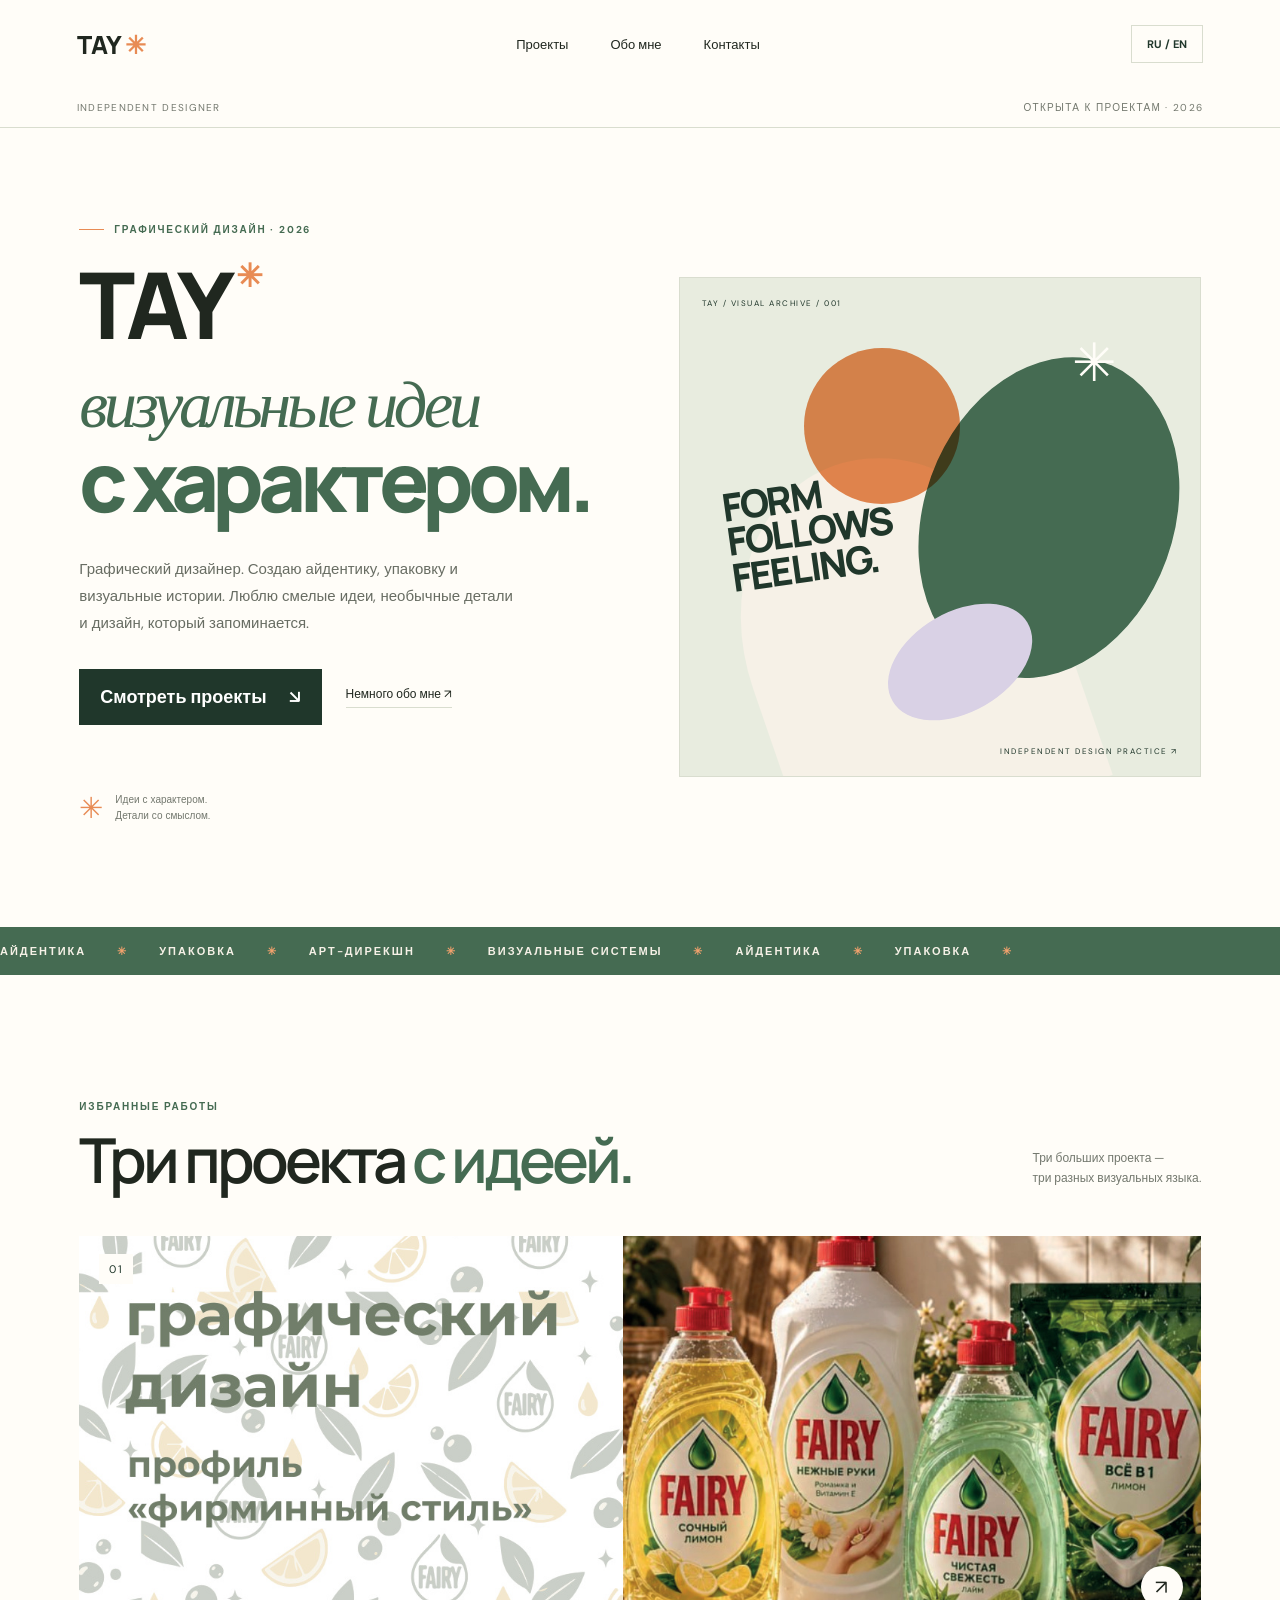
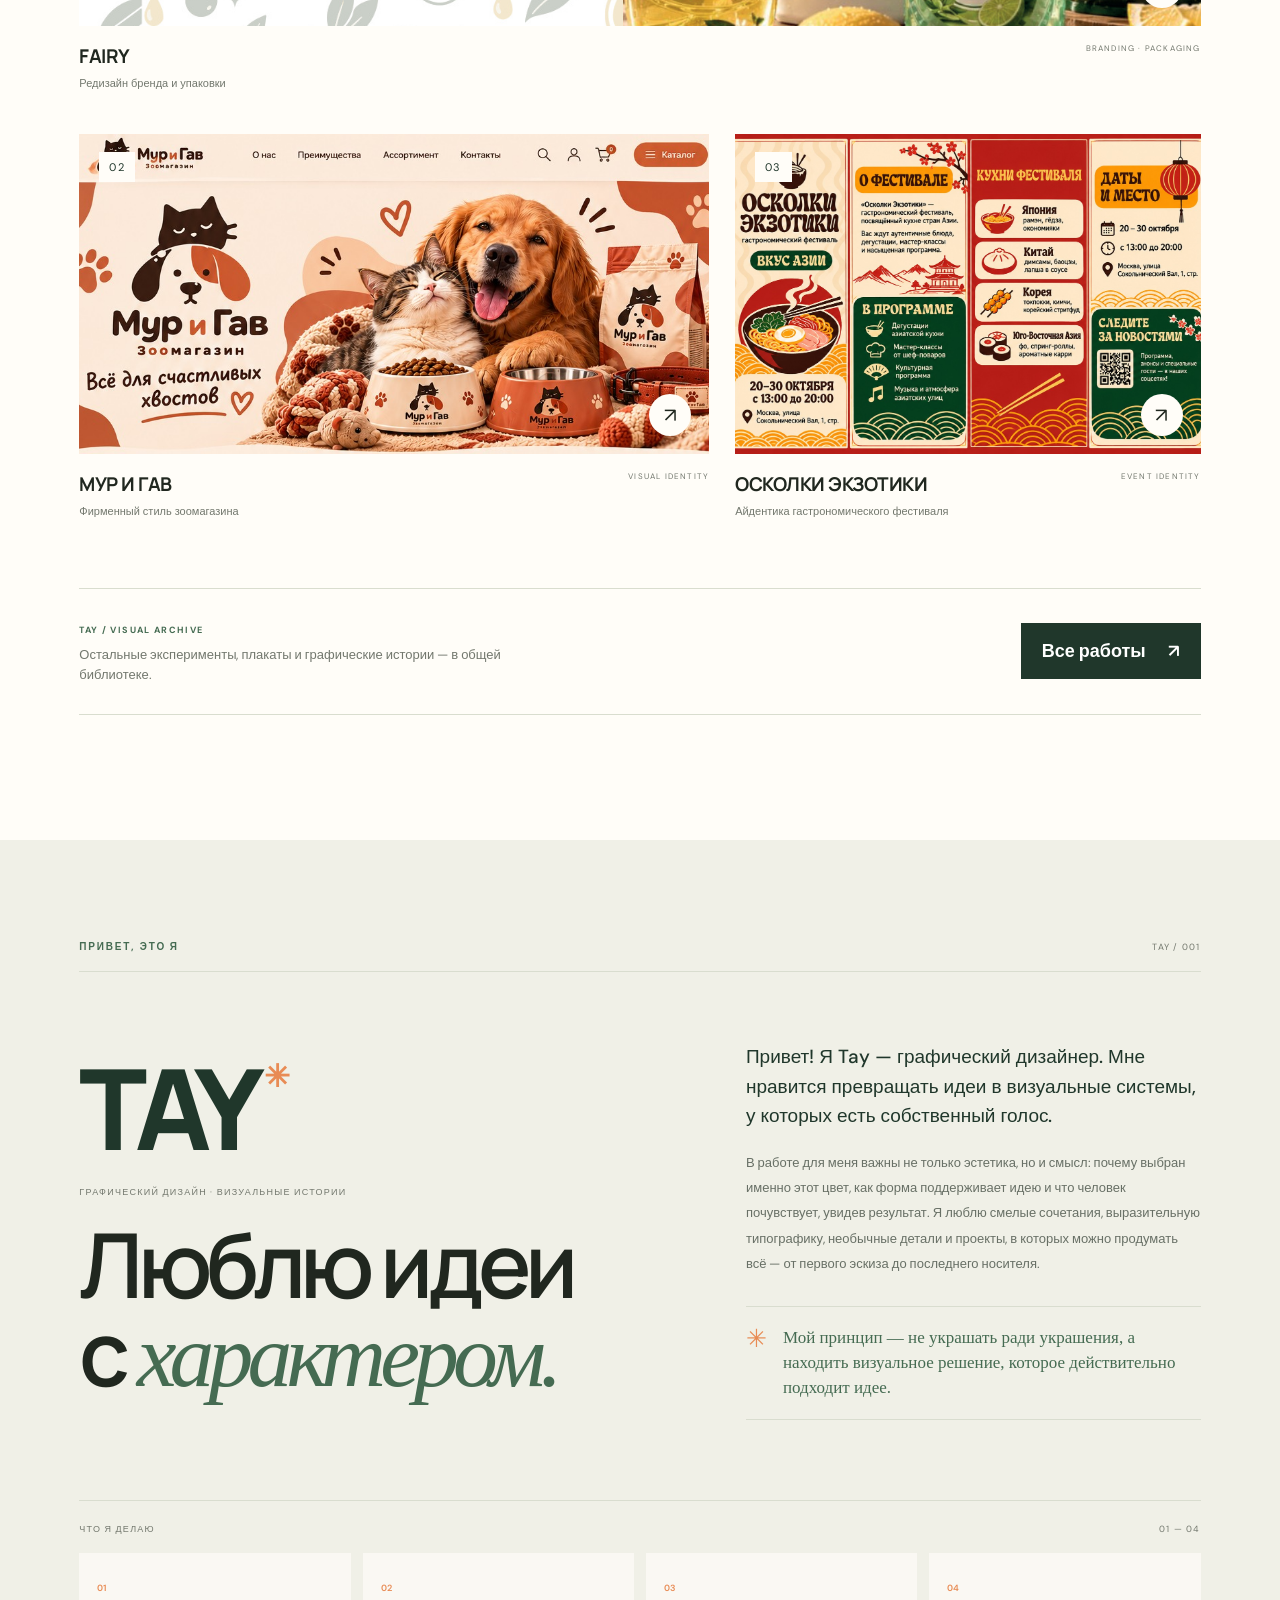
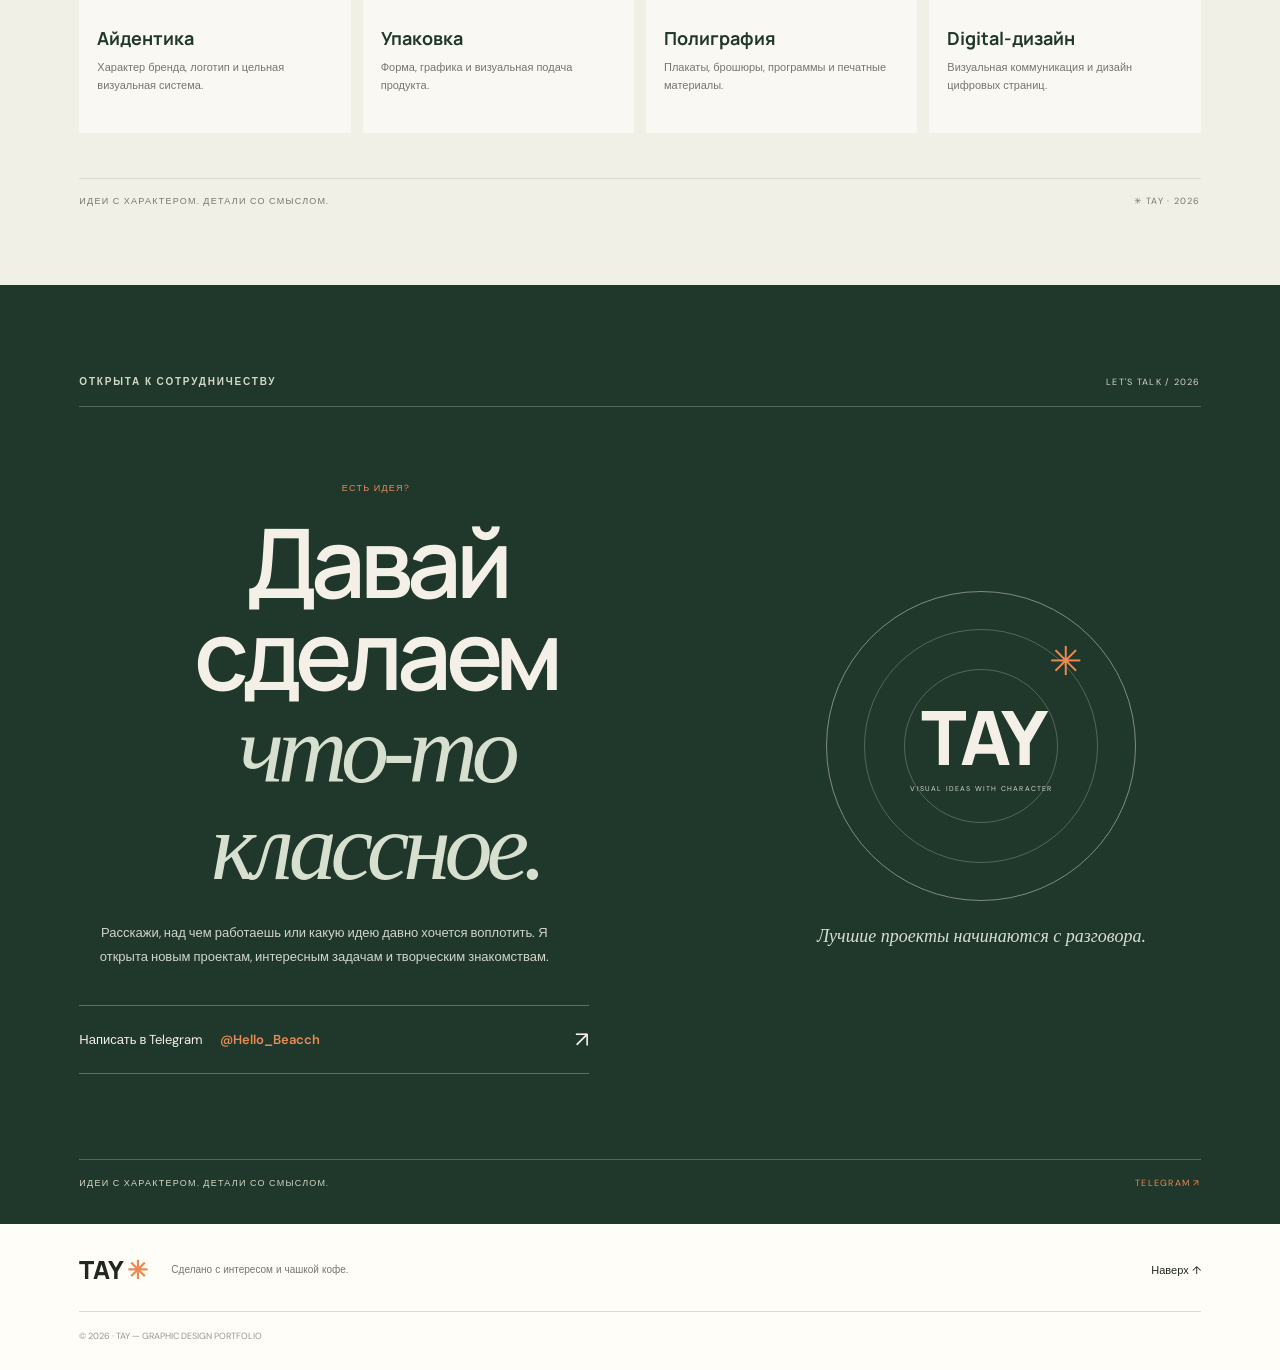
<file: index.html>
<!doctype html>
<html lang="ru">
<head>
  <meta charset="UTF-8">
  <meta name="viewport" content="width=device-width, initial-scale=1.0">
  <meta name="description" content="Tay — портфолио графического дизайнера: айдентика, упаковка, плакаты и иллюстрация.">
  <title>Tay — Graphic & Brand Designer</title>
  <link rel="preconnect" href="https://fonts.googleapis.com">
  <link rel="preconnect" href="https://fonts.gstatic.com" crossorigin>
  <link href="https://fonts.googleapis.com/css2?family=DM+Sans:wght@400;500;600;700&family=Manrope:wght@400;500;600;700;800&display=swap" rel="stylesheet">
  <link rel="stylesheet" href="style.css">
  <script src="script.js" defer></script>
</head>
<body>
<div class="page-shell">
  <header class="topbar">
    <a class="wordmark" href="index.html">TAY<span>✳</span></a>
    <nav class="nav" aria-label="Main navigation">
      <a href="#work" data-ru="Проекты" data-en="Projects">Проекты</a>
      <a href="#about" data-ru="Обо мне" data-en="About">Обо мне</a>
      <a href="#contact" data-ru="Контакты" data-en="Contact">Контакты</a>
    </nav>
    <div class="header-right"><button class="lang-switch" type="button">RU / EN</button></div>
    <button class="menu-toggle" type="button" aria-label="Открыть меню" aria-expanded="false">☰</button>
  </header>
  <div class="header-subline">
    <span>INDEPENDENT DESIGNER</span>
    <span data-ru="ОТКРЫТА К ПРОЕКТАМ · 2026" data-en="AVAILABLE FOR PROJECTS · 2026">ОТКРЫТА К ПРОЕКТАМ · 2026</span>
  </div>

  <main id="home">
    <section class="hero">
      <div class="hero-copy">
        <p class="eyebrow"><span class="eyebrow-line"></span><span data-ru="ГРАФИЧЕСКИЙ ДИЗАЙН · 2026" data-en="GRAPHIC DESIGN · 2026">ГРАФИЧЕСКИЙ ДИЗАЙН · 2026</span></p>
        <h1 class="hero-title">TAY<span class="hero-star">✳</span><br>
          <em data-ru="визуальные идеи" data-en="visual ideas">визуальные идеи</em><br>
          <span class="hero-last-line" data-ru="с&nbsp;характером." data-en="with&nbsp;character.">с характером.</span>
        </h1>
        <p class="hero-text" data-ru="Графический дизайнер. Создаю айдентику, упаковку и визуальные истории. Люблю смелые идеи, необычные детали и дизайн, который запоминается." data-en="Graphic designer. I create identities, packaging and visual stories. I love bold ideas, unusual details and design that stays memorable.">Графический дизайнер. Создаю айдентику, упаковку и визуальные истории. Люблю смелые идеи, необычные детали и дизайн, который запоминается.</p>
        <div class="hero-actions">
          <a class="button button-dark" href="#work"><span data-ru="Смотреть проекты" data-en="Explore projects">Смотреть проекты</span><span>↘</span></a>
          <a class="text-link" href="#about" data-ru="Немного обо мне ↗" data-en="A little about me ↗">Немного обо мне ↗</a>
        </div>
        <div class="hero-note"><span class="note-star">✳</span><span data-ru="Идеи с характером.<br>Детали со смыслом." data-en="Ideas with character.<br>Details with meaning.">Идеи с характером.<br>Детали со смыслом.</span></div>
      </div>
      <div class="hero-art" aria-label="Abstract editorial composition">
        <div class="art-label label-top">TAY / VISUAL ARCHIVE / 001</div>
        <div class="shape shape-cream"></div><div class="shape shape-green"></div><div class="shape shape-orange"></div><div class="shape shape-lilac"></div>
        <div class="art-sun">✳</div>
        <div class="art-caption">FORM<br>FOLLOWS<br>FEELING.</div>
        <div class="art-label label-bottom">INDEPENDENT DESIGN PRACTICE ↗</div>
      </div>
    </section>

    <div class="ticker" aria-hidden="true"><div>АЙДЕНТИКА <span>✳</span> УПАКОВКА <span>✳</span> АРТ-ДИРЕКШН <span>✳</span> ВИЗУАЛЬНЫЕ СИСТЕМЫ <span>✳</span> АЙДЕНТИКА <span>✳</span> УПАКОВКА <span>✳</span></div></div>

    <section class="work section" id="work">
      <div class="section-heading">
        <div><p class="eyebrow" data-ru="ИЗБРАННЫЕ РАБОТЫ" data-en="SELECTED WORKS">ИЗБРАННЫЕ РАБОТЫ</p><h2 data-ru="Три проекта <span>с идеей.</span>" data-en="Three projects <span>with a point of view.</span>">Три проекта <span>с идеей.</span></h2></div>
        <p class="section-intro" data-ru="Три больших проекта —<br>три разных визуальных языка." data-en="Three featured projects —<br>three different visual languages.">Три больших проекта —<br>три разных визуальных языка.</p>
      </div>
      <div class="featured-grid">
        <a class="featured-card featured-fairy" href="fairy.html">
          <div class="featured-image"><img src="assets/fairy/cover.jpg" alt="Проект редизайна Fairy" onerror="this.style.display='none'"><span class="featured-number">01</span><span class="featured-open">↗</span></div>
          <div class="project-meta"><div><h3>FAIRY</h3><p data-ru="Редизайн бренда и упаковки" data-en="Brand and packaging redesign">Редизайн бренда и упаковки</p></div><span class="project-category">BRANDING · PACKAGING</span></div>
        </a>
        <a class="featured-card featured-mur" href="mur-i-gav.html">
          <div class="featured-image"><img src="assets/mur-i-gav/cover.jpg" alt="Айдентика зоомагазина Мур и Гав" onerror="this.style.display='none'"><span class="featured-number">02</span><span class="featured-open">↗</span></div>
          <div class="project-meta"><div><h3>МУР И ГАВ</h3><p data-ru="Фирменный стиль зоомагазина" data-en="Pet shop visual identity">Фирменный стиль зоомагазина</p></div><span class="project-category">VISUAL IDENTITY</span></div>
        </a>
        <a class="featured-card featured-oskolki" href="oskolki.html">
          <div class="featured-image"><img src="assets/oskolki/cover.jpg" alt="Фестиваль Осколки экзотики" onerror="this.style.display='none'"><span class="featured-number">03</span><span class="featured-open">↗</span></div>
          <div class="project-meta"><div><h3>ОСКОЛКИ ЭКЗОТИКИ</h3><p data-ru="Айдентика гастрономического фестиваля" data-en="Food festival visual identity">Айдентика гастрономического фестиваля</p></div><span class="project-category">EVENT IDENTITY</span></div>
        </a>
      </div>
      <div class="all-works-row">
        <div><span class="archive-kicker">TAY / VISUAL ARCHIVE</span><p data-ru="Остальные эксперименты, плакаты и графические истории — в общей библиотеке." data-en="More experiments, posters and visual stories live in the full archive.">Остальные эксперименты, плакаты и графические истории — в общей библиотеке.</p></div>
        <a class="button button-dark" href="works.html"><span data-ru="Все работы" data-en="All projects">Все работы</span><span>↗</span></a>
      </div>
    </section>

    <section class="about section about-expanded" id="about">
      <div class="about-topline">
        <p class="eyebrow" data-ru="ПРИВЕТ, ЭТО Я" data-en="HELLO, IT'S ME">ПРИВЕТ, ЭТО Я</p>
        <span class="about-index">TAY / 001</span>
      </div>
      <div class="about-layout">
        <div class="about-intro">
          <div class="about-stamp">TAY<span>✳</span></div>
          <p class="about-small" data-ru="ГРАФИЧЕСКИЙ ДИЗАЙН · ВИЗУАЛЬНЫЕ ИСТОРИИ" data-en="GRAPHIC DESIGN · VISUAL STORIES">ГРАФИЧЕСКИЙ ДИЗАЙН · ВИЗУАЛЬНЫЕ ИСТОРИИ</p>
          <h2 data-ru="Люблю идеи<br>с <em>характером.</em>" data-en="I love ideas<br>with <em>character.</em>">Люблю идеи<br>с <em>характером.</em></h2>
        </div>
        <div class="about-story">
          <p class="about-lead" data-ru="Привет! Я Tay — графический дизайнер. Мне нравится превращать идеи в визуальные системы, у которых есть собственный голос." data-en="Hi! I'm Tay, a graphic designer. I enjoy turning ideas into visual systems with a voice of their own.">Привет! Я Tay — графический дизайнер. Мне нравится превращать идеи в визуальные системы, у которых есть собственный голос.</p>
          <p data-ru="В работе для меня важны не только эстетика, но и смысл: почему выбран именно этот цвет, как форма поддерживает идею и что человек почувствует, увидев результат. Я люблю смелые сочетания, выразительную типографику, необычные детали и проекты, в которых можно продумать всё — от первого эскиза до последнего носителя." data-en="For me, design is about more than aesthetics. It is about meaning: why a colour belongs, how a shape supports the idea, and what someone feels when they see the result. I enjoy bold combinations, expressive typography, unusual details and projects that can be considered from the first sketch to the final touchpoint.">В работе для меня важны не только эстетика, но и смысл: почему выбран именно этот цвет, как форма поддерживает идею и что человек почувствует, увидев результат. Я люблю смелые сочетания, выразительную типографику, необычные детали и проекты, в которых можно продумать всё — от первого эскиза до последнего носителя.</p>
          <div class="about-note"><span>✳</span><p data-ru="Мой принцип — не украшать ради украшения, а находить визуальное решение, которое действительно подходит идее." data-en="My principle is simple: never decorate just for decoration's sake. Find the visual solution that truly belongs to the idea.">Мой принцип — не украшать ради украшения, а находить визуальное решение, которое действительно подходит идее.</p></div>
        </div>
      </div>
      <div class="about-capabilities">
        <div class="capability-heading">
          <span data-ru="ЧТО Я ДЕЛАЮ" data-en="WHAT I DO">ЧТО Я ДЕЛАЮ</span>
          <span>01 — 04</span>
        </div>
        <div class="capability-grid">
          <article><b>01</b><h3 data-ru="Айдентика" data-en="Visual identity">Айдентика</h3><p data-ru="Характер бренда, логотип и цельная визуальная система." data-en="Brand character, logo and a coherent visual system.">Характер бренда, логотип и цельная визуальная система.</p></article>
          <article><b>02</b><h3 data-ru="Упаковка" data-en="Packaging">Упаковка</h3><p data-ru="Форма, графика и визуальная подача продукта." data-en="Form, graphics and the visual presentation of a product.">Форма, графика и визуальная подача продукта.</p></article>
          <article><b>03</b><h3 data-ru="Полиграфия" data-en="Print design">Полиграфия</h3><p data-ru="Плакаты, брошюры, программы и печатные материалы." data-en="Posters, brochures, programmes and printed materials.">Плакаты, брошюры, программы и печатные материалы.</p></article>
          <article><b>04</b><h3 data-ru="Digital-дизайн" data-en="Digital design">Digital-дизайн</h3><p data-ru="Визуальная коммуникация и дизайн цифровых страниц." data-en="Visual communication and digital page design.">Визуальная коммуникация и дизайн цифровых страниц.</p></article>
        </div>
      </div>
      <div class="about-bottomline">
        <span data-ru="ИДЕИ С ХАРАКТЕРОМ. ДЕТАЛИ СО СМЫСЛОМ." data-en="IDEAS WITH CHARACTER. DETAILS WITH MEANING.">ИДЕИ С ХАРАКТЕРОМ. ДЕТАЛИ СО СМЫСЛОМ.</span>
        <span>✳ TAY · 2026</span>
      </div>
    </section>

    <section class="contact section contact-expanded" id="contact">
      <div class="contact-topline">
        <p class="eyebrow" data-ru="ОТКРЫТА К СОТРУДНИЧЕСТВУ" data-en="OPEN FOR COLLABORATION">ОТКРЫТА К СОТРУДНИЧЕСТВУ</p>
        <span>LET'S TALK / 2026</span>
      </div>
      <div class="contact-main">
        <div class="contact-copy">
          <p class="contact-overline" data-ru="ЕСТЬ ИДЕЯ?" data-en="HAVE AN IDEA?">ЕСТЬ ИДЕЯ?</p>
          <h2 data-ru="Давай сделаем<br><em>что-то классное.</em>" data-en="Let's make<br><em>something great.</em>">Давай сделаем<br><em>что-то классное.</em></h2>
          <p class="contact-description" data-ru="Расскажи, над чем работаешь или какую идею давно хочется воплотить. Я открыта новым проектам, интересным задачам и творческим знакомствам." data-en="Tell me what you're working on or which idea you've been wanting to bring to life. I'm open to new projects, interesting challenges and creative connections.">Расскажи, над чем работаешь или какую идею давно хочется воплотить. Я открыта новым проектам, интересным задачам и творческим знакомствам.</p>
          <a class="contact-telegram" href="https://t.me/Hello_Beacch" target="_blank" rel="noopener noreferrer">
            <span data-ru="Написать в Telegram" data-en="Message me on Telegram">Написать в Telegram</span>
            <b>@Hello_Beacch</b>
            <span class="contact-arrow">↗</span>
          </a>
        </div>
        <div class="contact-side">
          <div class="contact-orbit"><span>✳</span><b>TAY</b><i>VISUAL IDEAS WITH CHARACTER</i></div>
          <p data-ru="Лучшие проекты начинаются с разговора." data-en="Great projects start with a conversation.">Лучшие проекты начинаются с разговора.</p>
        </div>
      </div>
      <div class="contact-bottomline">
        <span data-ru="ИДЕИ С ХАРАКТЕРОМ. ДЕТАЛИ СО СМЫСЛОМ." data-en="IDEAS WITH CHARACTER. DETAILS WITH MEANING.">ИДЕИ С ХАРАКТЕРОМ. ДЕТАЛИ СО СМЫСЛОМ.</span>
        <a href="https://t.me/Hello_Beacch" target="_blank" rel="noopener noreferrer">TELEGRAM ↗</a>
      </div>
    </section>
  </main>
  <footer class="footer"><a class="wordmark" href="#home">TAY<span>✳</span></a><p data-ru="Сделано с интересом и чашкой кофе." data-en="Made with curiosity and a cup of coffee.">Сделано с интересом и чашкой кофе.</p><a href="#home">Наверх ↑</a><small>© 2026 · TAY — GRAPHIC DESIGN PORTFOLIO</small></footer>
</div>
</body>
</html>
</file>
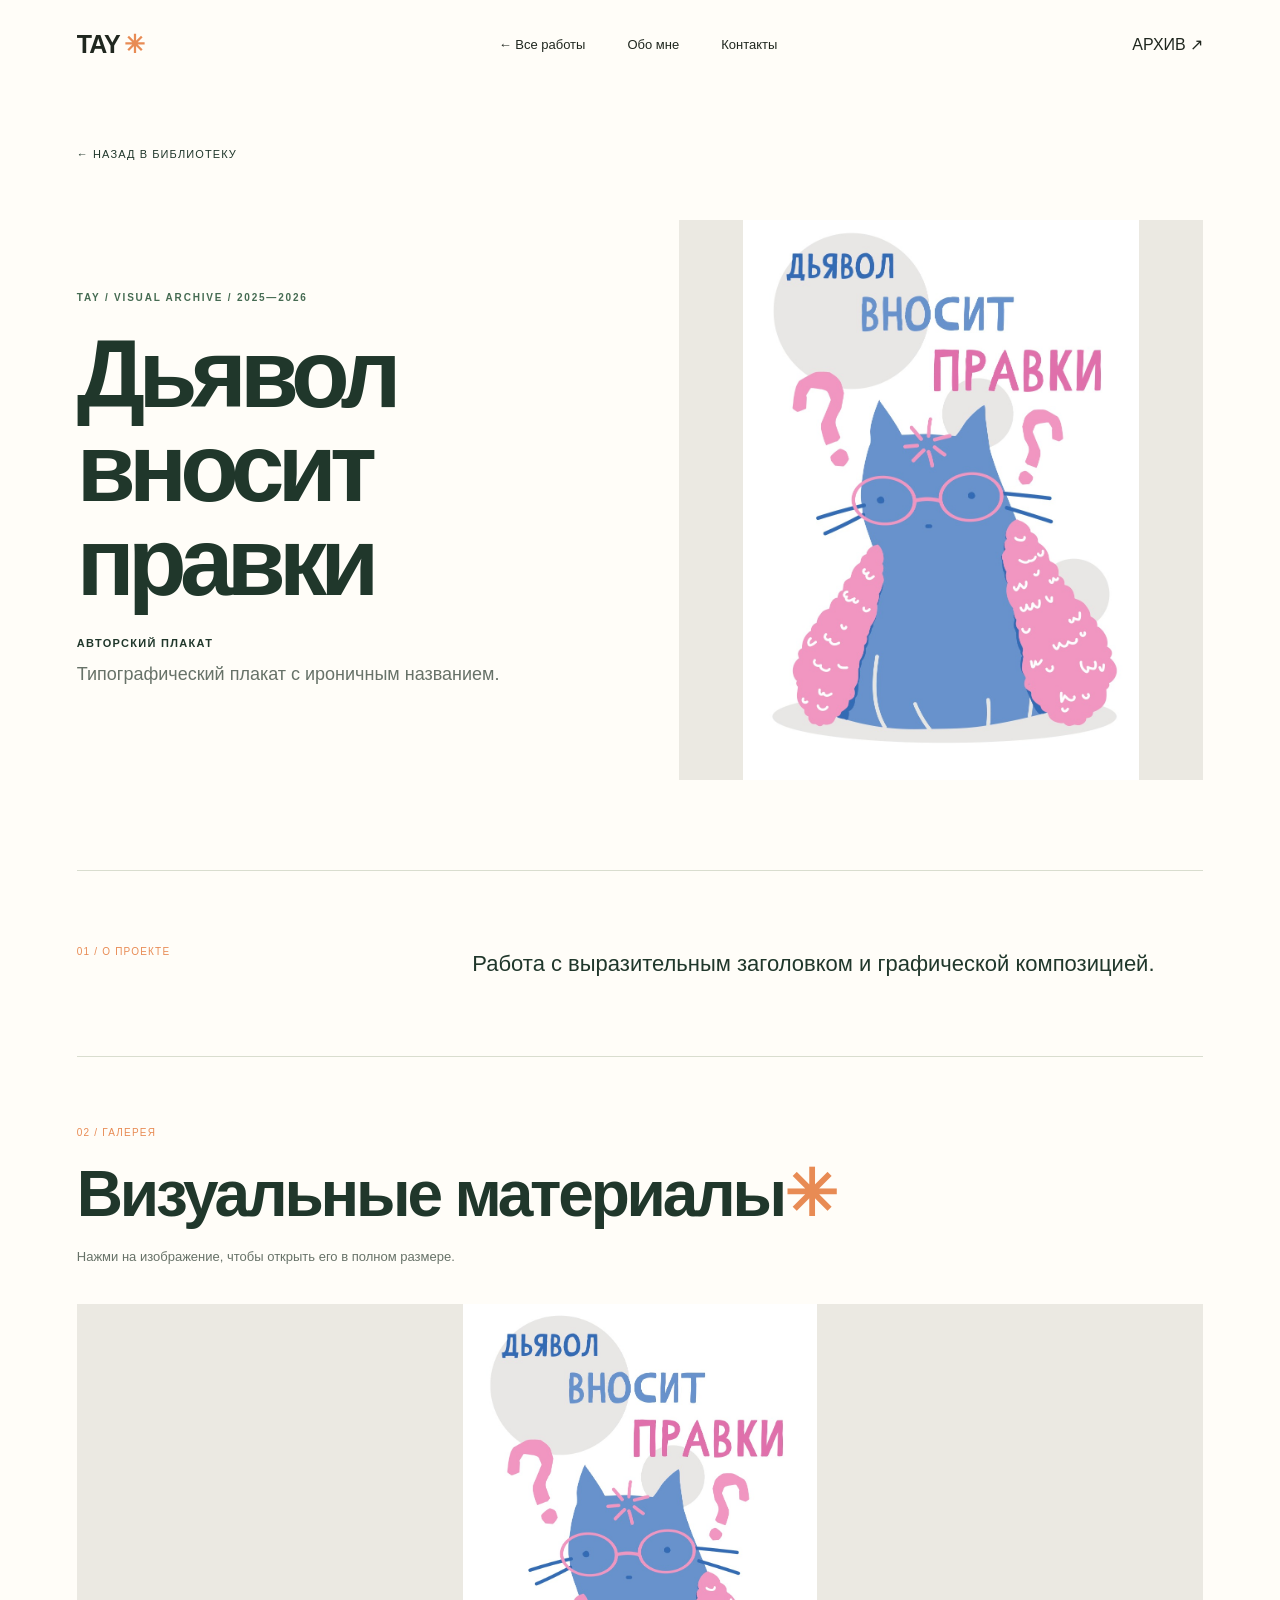
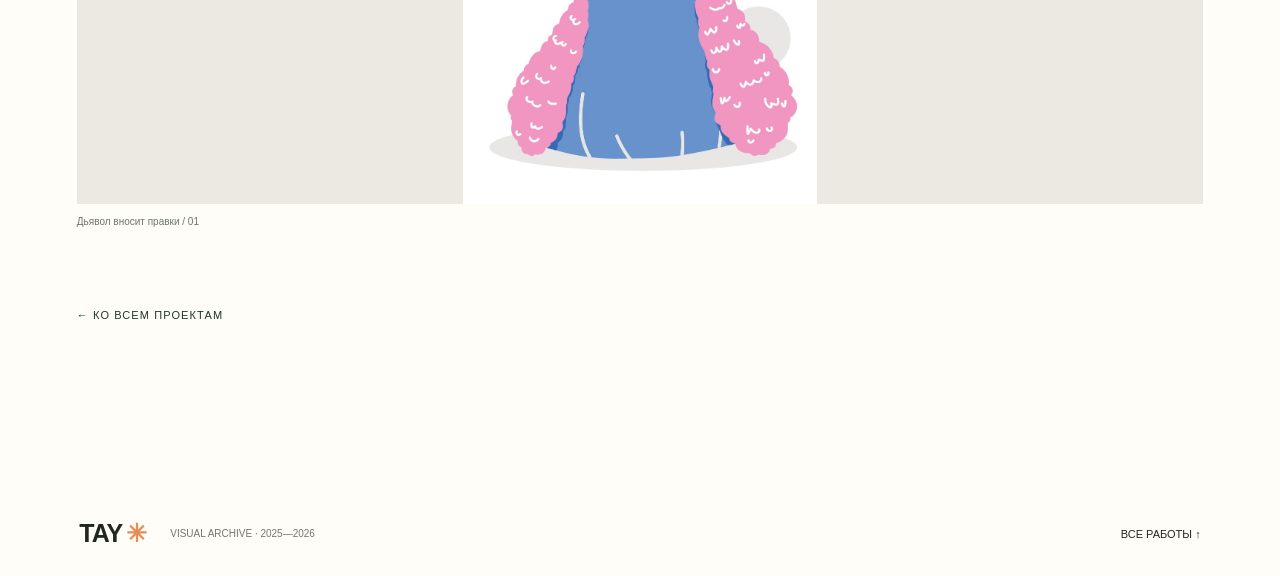
<file: devil-revisions.html>
<!doctype html><html lang="ru"><head><meta charset="utf-8"><meta name="viewport" content="width=device-width,initial-scale=1"><title>Дьявол вносит правки — TAY</title><link rel="stylesheet" href="style.css"><link rel="stylesheet" href="archive-case.css"><script src="script.js" defer></script></head><body><div class="page-shell"><header class="topbar"><a class="wordmark" href="index.html">TAY<span>✳</span></a><nav class="nav"><a href="works.html">← Все работы</a><a href="index.html#about">Обо мне</a><a href="index.html#contact">Контакты</a></nav><div class="header-right"><a href="works.html">АРХИВ ↗</a></div></header><main class="small-case"><a class="back" href="works.html">← НАЗАД В БИБЛИОТЕКУ</a><div class="small-case-hero"><div><p class="eyebrow">TAY / VISUAL ARCHIVE / 2025—2026</p><h1>Дьявол вносит правки</h1><p class="small-case-type">Авторский плакат</p><p class="small-case-lead">Типографический плакат с ироничным названием.</p></div><img src="assets/archive/devil-revisions.jpg" alt="Дьявол вносит правки"></div><section class="small-case-about"><span>01 / О ПРОЕКТЕ</span><p>Работа с выразительным заголовком и графической композицией.</p></section><section class="small-case-gallery"><div class="small-case-gallery-head"><span>02 / ГАЛЕРЕЯ</span><h2>Визуальные материалы<span>✳</span></h2><p>Нажми на изображение, чтобы открыть его в полном размере.</p></div><div class="small-case-images"><figure><a href="assets/archive/devil-revisions.jpg" target="_blank" rel="noopener"><img loading="lazy" src="assets/archive/devil-revisions.jpg" alt="Дьявол вносит правки — работа 1"></a><figcaption>Дьявол вносит правки / 01</figcaption></figure></div></section><a class="back bottom" href="works.html">← КО ВСЕМ ПРОЕКТАМ</a></main><footer class="footer"><a class="wordmark" href="index.html">TAY<span>✳</span></a><p>VISUAL ARCHIVE · 2025—2026</p><a href="works.html">ВСЕ РАБОТЫ ↑</a></footer></div></body></html>
</file>
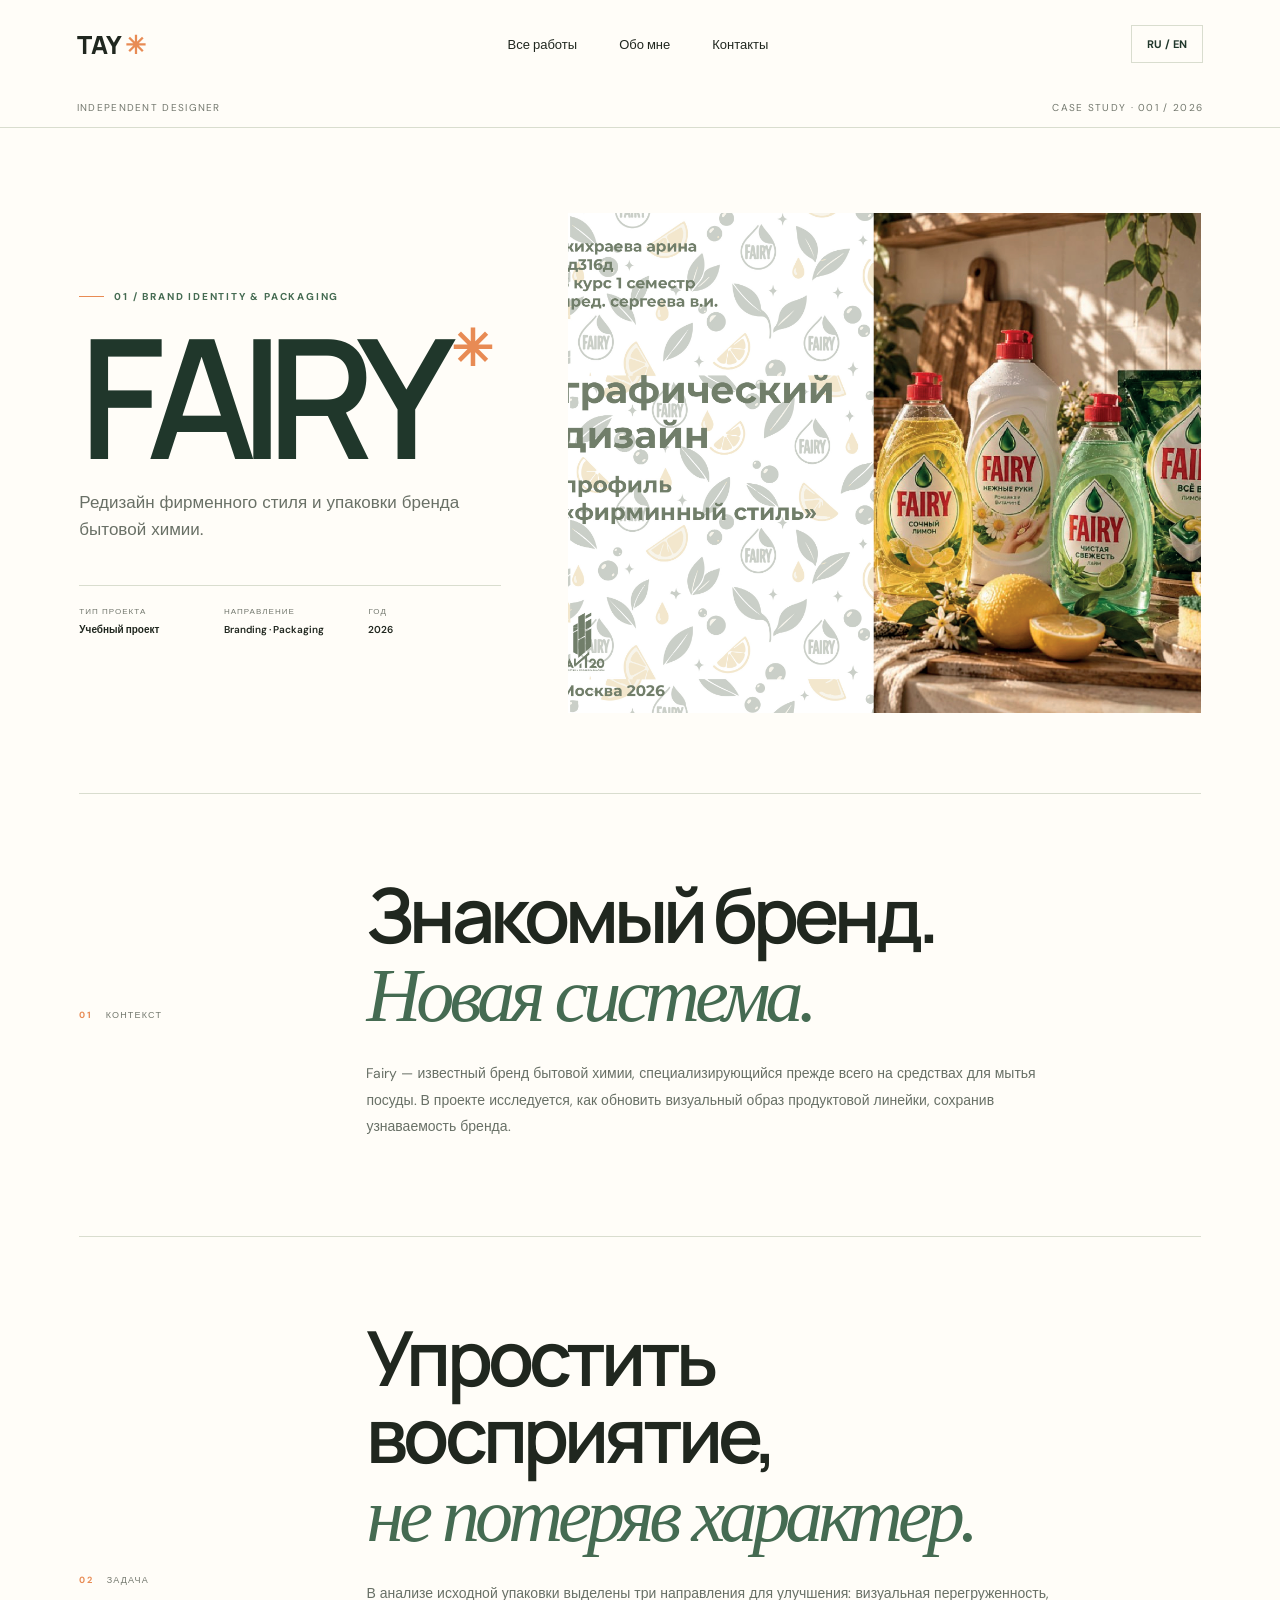
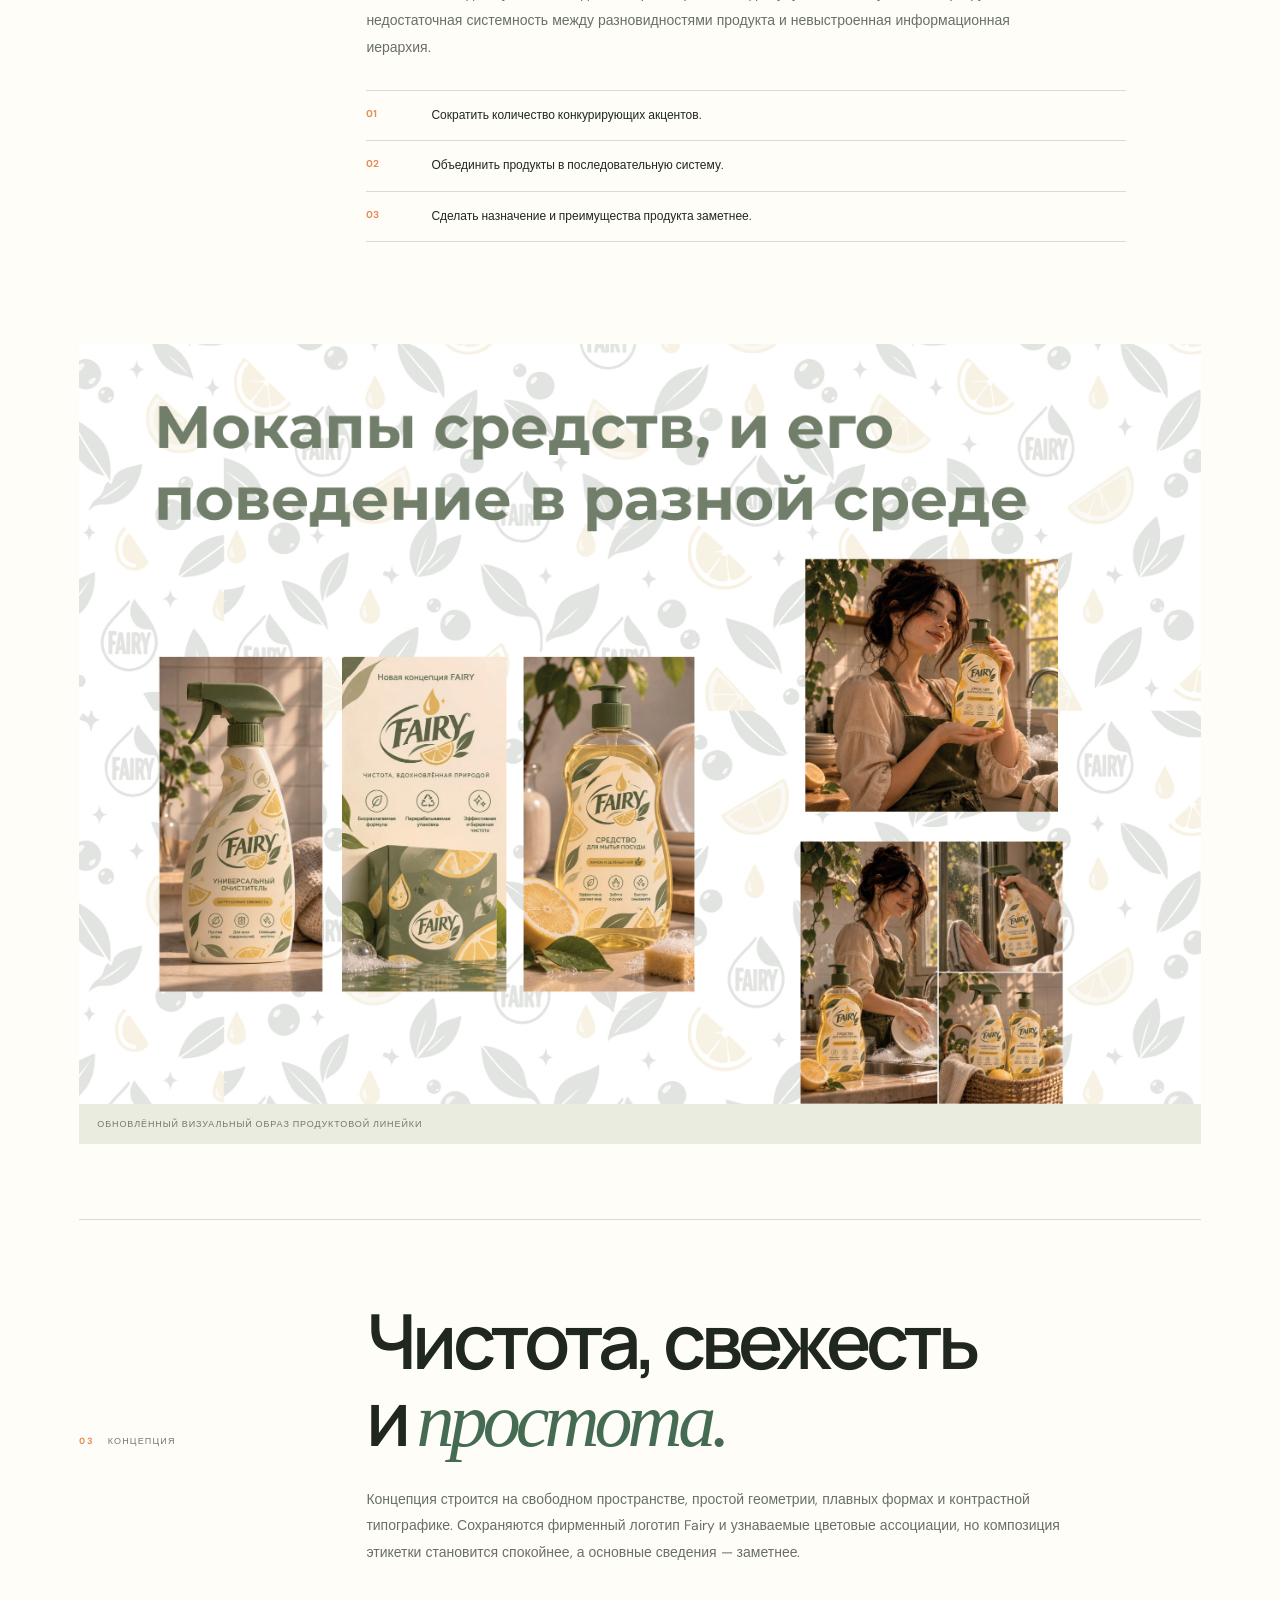
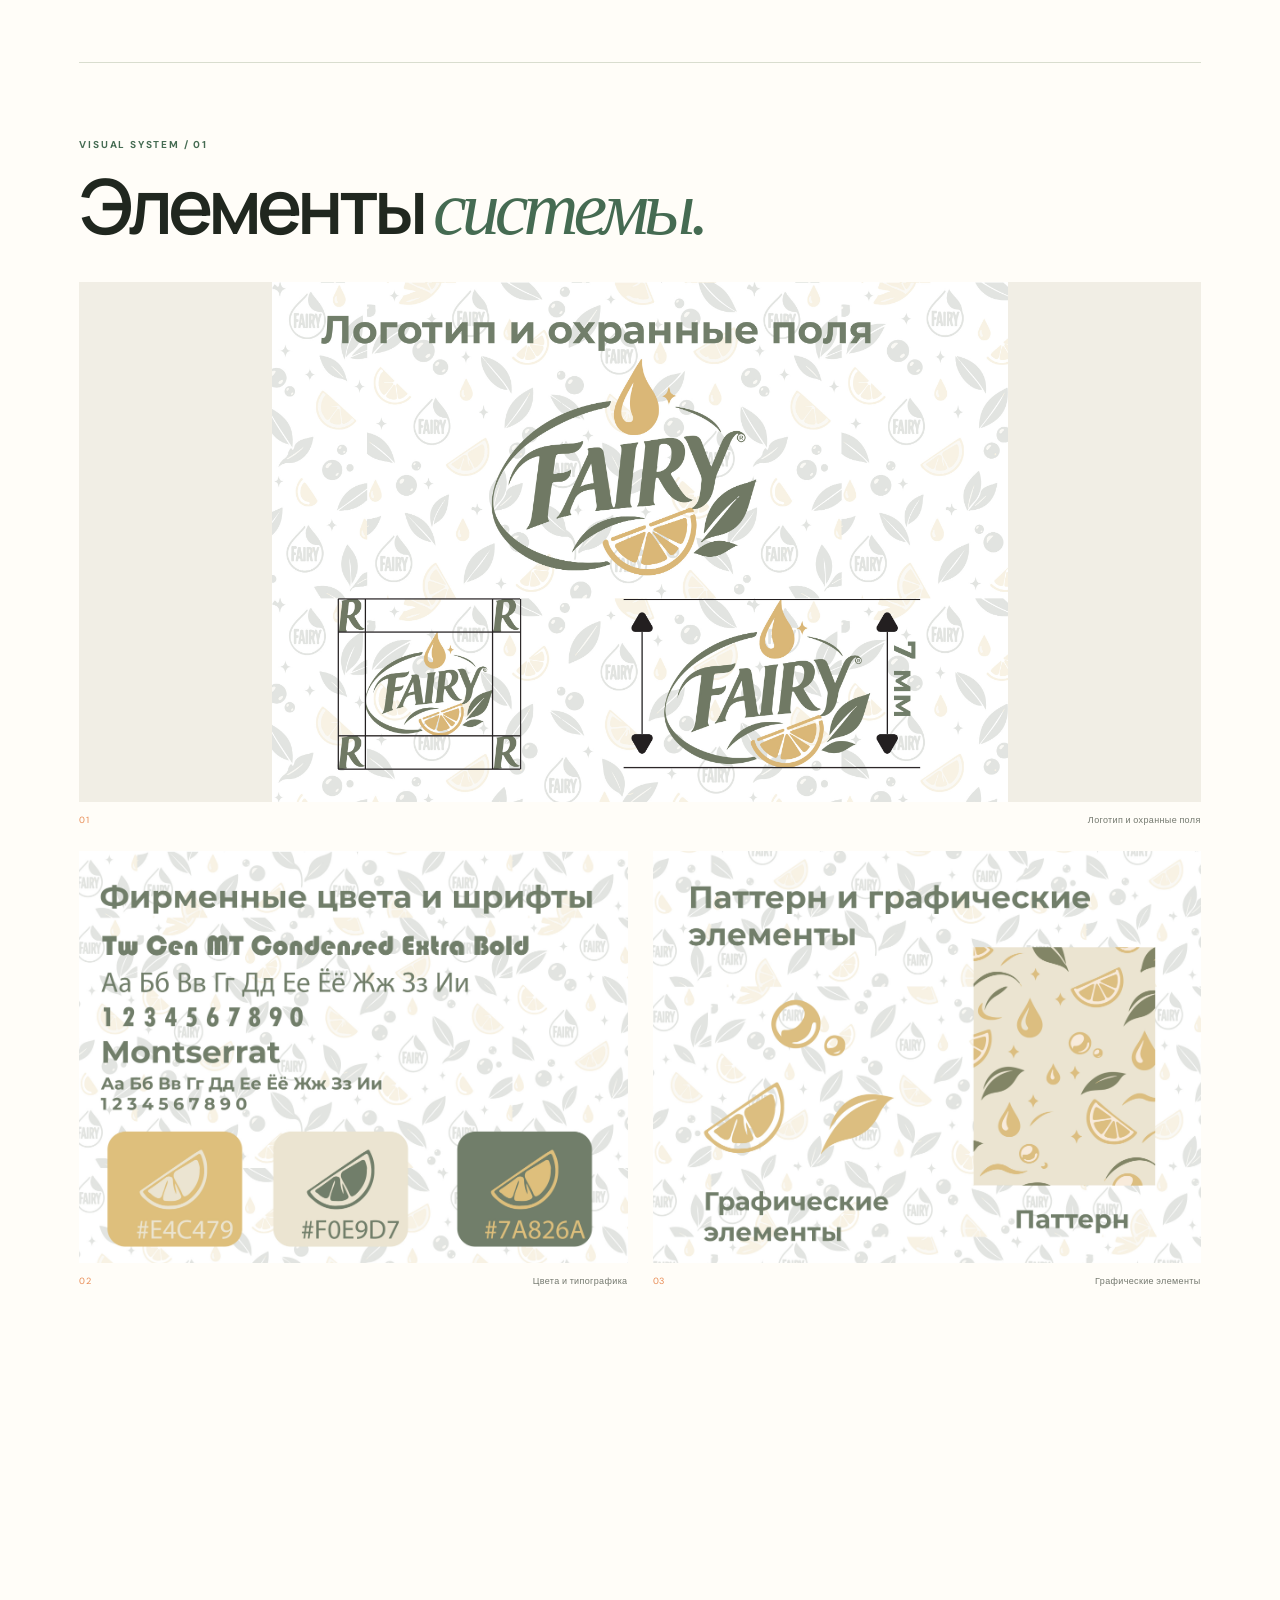
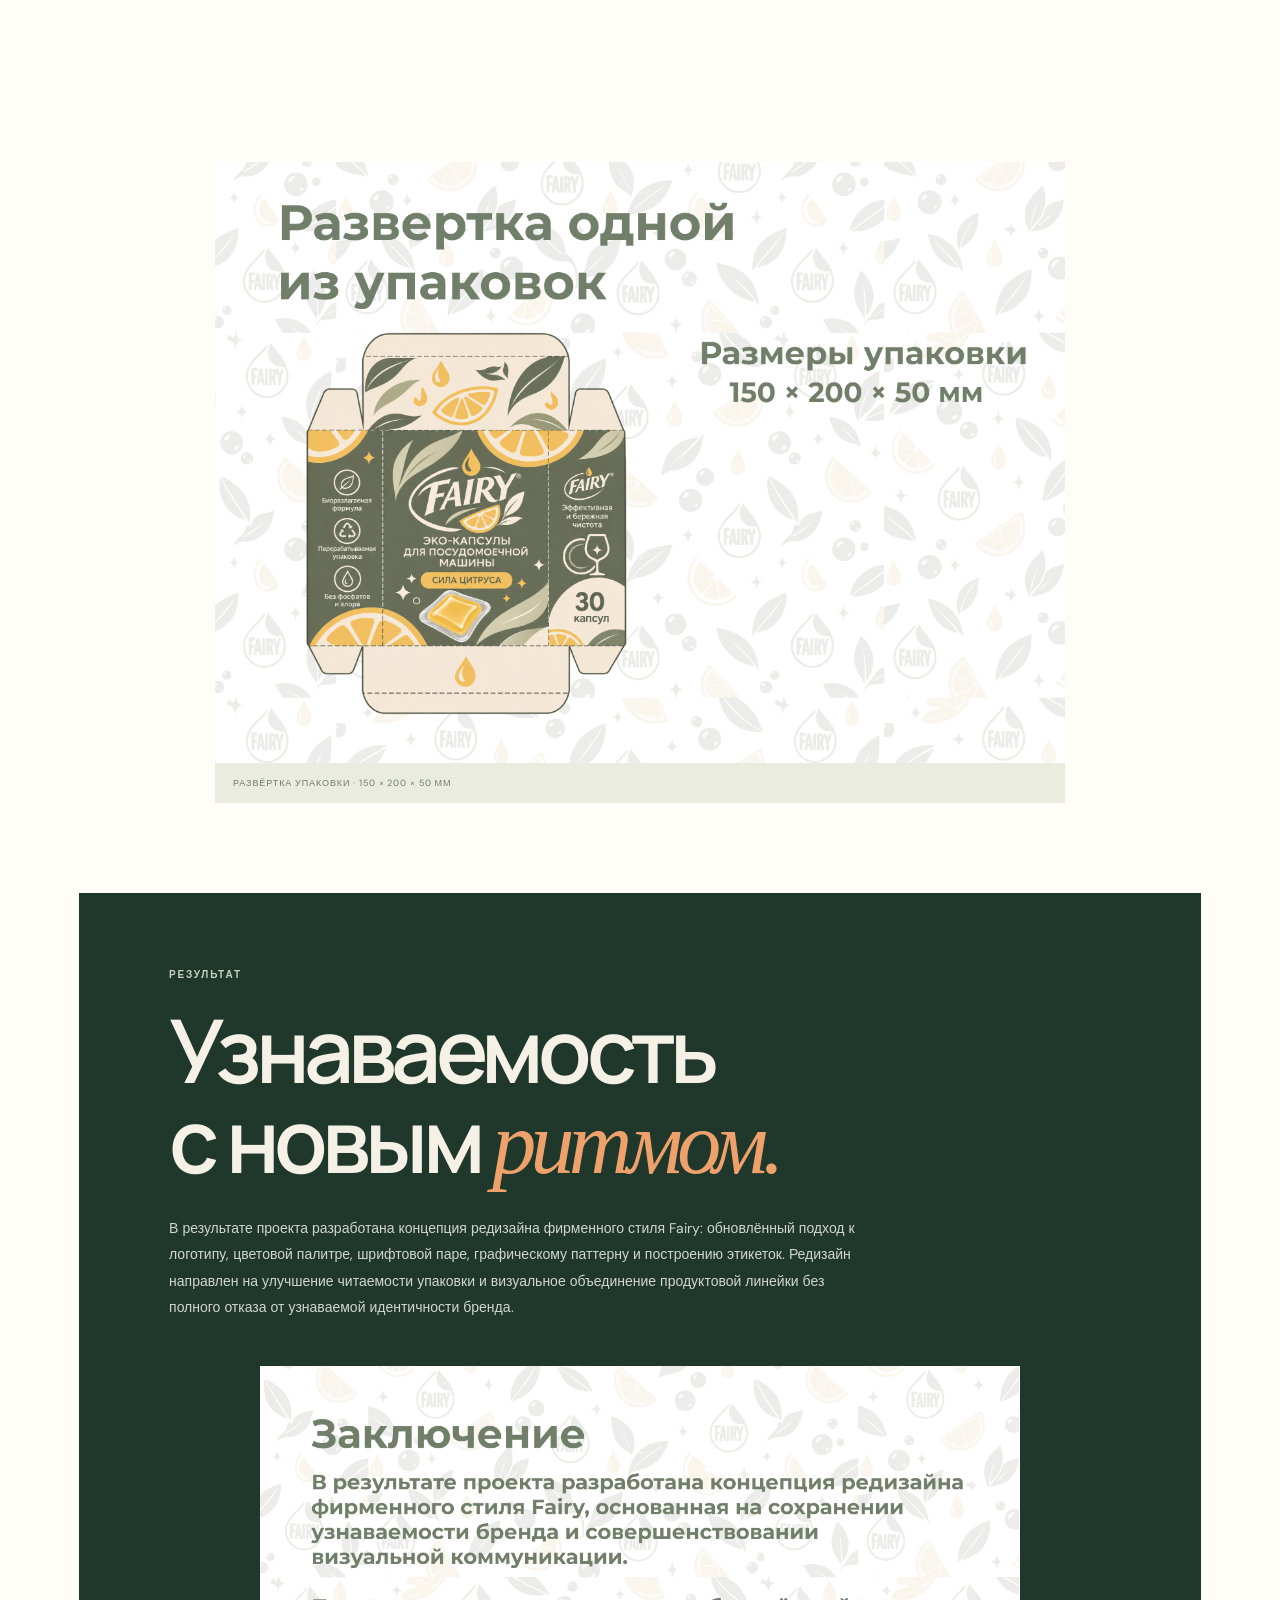
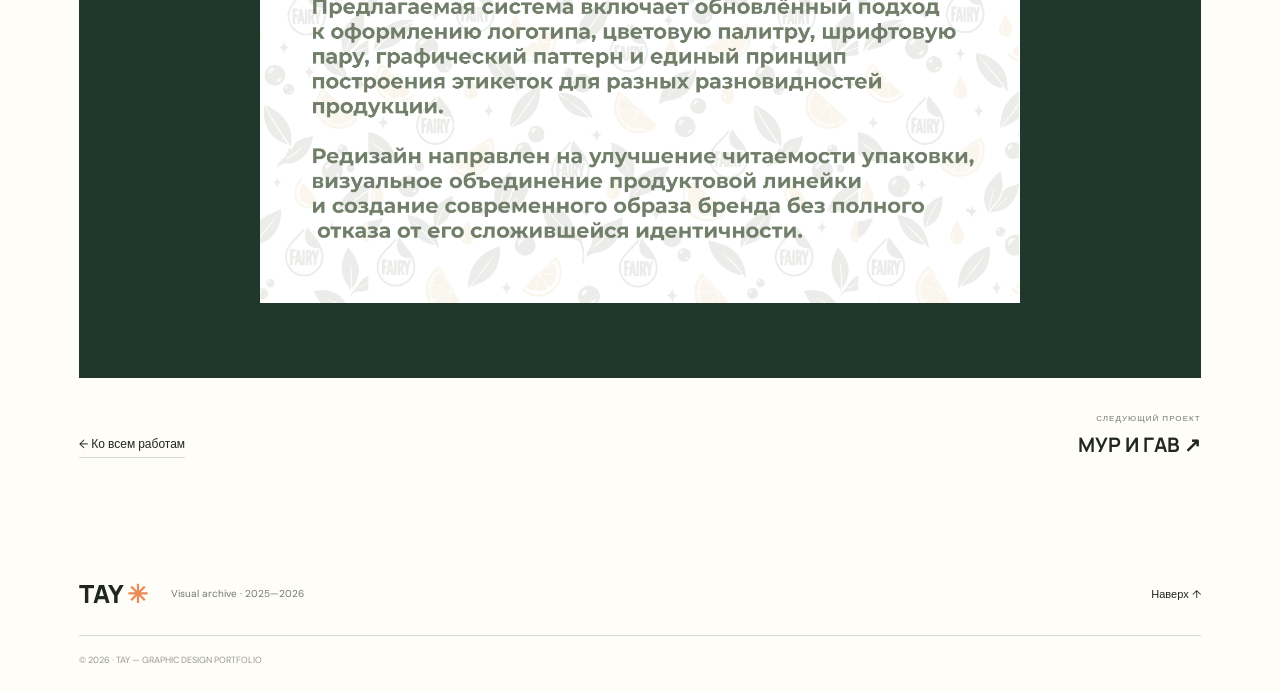
<file: fairy.html>
<!doctype html>
<html lang="ru">
<head>
  <meta charset="UTF-8">
  <meta name="viewport" content="width=device-width, initial-scale=1.0">
  <meta name="description" content="FAIRY — редизайн фирменного стиля и упаковки. Проект Tay.">
  <title>FAIRY — Case Study · Tay</title>
  <link rel="preconnect" href="https://fonts.googleapis.com">
  <link rel="preconnect" href="https://fonts.gstatic.com" crossorigin>
  <link href="https://fonts.googleapis.com/css2?family=DM+Sans:wght@400;500;600;700&family=Manrope:wght@400;500;600;700;800&display=swap" rel="stylesheet">
  <link rel="stylesheet" href="style.css">
  <link rel="stylesheet" href="case.css">
  <script src="script.js" defer></script>
</head>
<body>
<div class="page-shell">
  <header class="topbar">
    <a class="wordmark" href="index.html">TAY<span>✳</span></a>
    <nav class="nav" aria-label="Main navigation">
      <a href="works.html" data-ru="Все работы" data-en="All works">Все работы</a>
      <a href="index.html#about" data-ru="Обо мне" data-en="About">Обо мне</a>
      <a href="index.html#contact" data-ru="Контакты" data-en="Contact">Контакты</a>
    </nav>
    <div class="header-right"><button class="lang-switch" type="button">RU / EN</button></div>
    <button class="menu-toggle" type="button" aria-label="Открыть меню" aria-expanded="false">☰</button>
  </header>
  <div class="header-subline"><span>INDEPENDENT DESIGNER</span><span>CASE STUDY · 001 / 2026</span></div>

  <main class="case-page">
    <section class="case-hero">
      <div class="case-hero-copy">
        <p class="eyebrow"><span class="eyebrow-line"></span><span>01 / BRAND IDENTITY & PACKAGING</span></p>
        <h1>FAIRY<span>✳</span></h1>
        <p class="case-lead" data-ru="Редизайн фирменного стиля и упаковки бренда бытовой химии." data-en="A visual identity and packaging redesign for a household cleaning brand.">Редизайн фирменного стиля и упаковки бренда бытовой химии.</p>
        <div class="case-facts">
          <div><small data-ru="ТИП ПРОЕКТА" data-en="PROJECT TYPE">ТИП ПРОЕКТА</small><strong data-ru="Учебный проект" data-en="Academic project">Учебный проект</strong></div>
          <div><small data-ru="НАПРАВЛЕНИЕ" data-en="DISCIPLINE">НАПРАВЛЕНИЕ</small><strong>Branding · Packaging</strong></div>
          <div><small data-ru="ГОД" data-en="YEAR">ГОД</small><strong>2026</strong></div>
        </div>
      </div>
      <div class="case-hero-image"><img src="assets/fairy/fairy-cover.jpg" alt="Обложка проекта Fairy с линейкой обновлённой упаковки"></div>
    </section>

    <section class="case-section case-overview">
      <div class="case-section-label"><span>01</span><span data-ru="КОНТЕКСТ" data-en="CONTEXT">КОНТЕКСТ</span></div>
      <div class="case-copy">
        <h2 data-ru="Знакомый бренд.<br><em>Новая система.</em>" data-en="A familiar brand.<br><em>A renewed system.</em>">Знакомый бренд.<br><em>Новая система.</em></h2>
        <p data-ru="Fairy — известный бренд бытовой химии, специализирующийся прежде всего на средствах для мытья посуды. В проекте исследуется, как обновить визуальный образ продуктовой линейки, сохранив узнаваемость бренда." data-en="Fairy is a well-known household cleaning brand, primarily associated with dishwashing products. This project explores how to refresh the visual language of the product range while preserving brand recognition.">Fairy — известный бренд бытовой химии, специализирующийся прежде всего на средствах для мытья посуды. В проекте исследуется, как обновить визуальный образ продуктовой линейки, сохранив узнаваемость бренда.</p>
      </div>
    </section>

    <section class="case-section case-problem">
      <div class="case-section-label"><span>02</span><span data-ru="ЗАДАЧА" data-en="CHALLENGE">ЗАДАЧА</span></div>
      <div class="case-copy">
        <h2 data-ru="Упростить восприятие,<br><em>не потеряв характер.</em>" data-en="Make it clearer,<br><em>without losing character.</em>">Упростить восприятие,<br><em>не потеряв характер.</em></h2>
        <p data-ru="В анализе исходной упаковки выделены три направления для улучшения: визуальная перегруженность, недостаточная системность между разновидностями продукта и невыстроенная информационная иерархия." data-en="The initial packaging analysis identified three areas for improvement: visual overload, a lack of consistency across product variants, and an unclear information hierarchy.">В анализе исходной упаковки выделены три направления для улучшения: визуальная перегруженность, недостаточная системность между разновидностями продукта и невыстроенная информационная иерархия.</p>
        <div class="problem-list">
          <div><b>01</b><span data-ru="Сократить количество конкурирующих акцентов." data-en="Reduce competing visual accents.">Сократить количество конкурирующих акцентов.</span></div>
          <div><b>02</b><span data-ru="Объединить продукты в последовательную систему." data-en="Bring the product range into one coherent system.">Объединить продукты в последовательную систему.</span></div>
          <div><b>03</b><span data-ru="Сделать назначение и преимущества продукта заметнее." data-en="Make product type and key benefits easier to scan.">Сделать назначение и преимущества продукта заметнее.</span></div>
        </div>
      </div>
    </section>

    <section class="case-visual-break">
      <img src="assets/fairy/fairy-mockups.jpg" alt="Мокапы обновлённой линейки упаковки Fairy в разных условиях">
      <p data-ru="Обновлённый визуальный образ продуктовой линейки" data-en="A refreshed visual language for the product range">Обновлённый визуальный образ продуктовой линейки</p>
    </section>

    <section class="case-section case-concept">
      <div class="case-section-label"><span>03</span><span data-ru="КОНЦЕПЦИЯ" data-en="CONCEPT">КОНЦЕПЦИЯ</span></div>
      <div class="case-copy">
        <h2 data-ru="Чистота, свежесть<br>и <em>простота.</em>" data-en="Clean, fresh<br>and <em>simple.</em>">Чистота, свежесть<br>и <em>простота.</em></h2>
        <p data-ru="Концепция строится на свободном пространстве, простой геометрии, плавных формах и контрастной типографике. Сохраняются фирменный логотип Fairy и узнаваемые цветовые ассоциации, но композиция этикетки становится спокойнее, а основные сведения — заметнее." data-en="The concept uses generous space, simple geometry, soft forms and clear typographic contrast. The Fairy logo and familiar colour associations remain, while the label composition becomes calmer and key information more prominent.">Концепция строится на свободном пространстве, простой геометрии, плавных формах и контрастной типографике. Сохраняются фирменный логотип Fairy и узнаваемые цветовые ассоциации, но композиция этикетки становится спокойнее, а основные сведения — заметнее.</p>
      </div>
    </section>

    <section class="case-gallery">
      <div class="gallery-heading"><p class="eyebrow">VISUAL SYSTEM / 01</p><h2 data-ru="Элементы <em>системы.</em>" data-en="Elements of the <em>system.</em>">Элементы <em>системы.</em></h2></div>
      <div class="gallery-grid">
        <figure class="gallery-item gallery-logo"><img src="assets/fairy/fairy-logo.jpg" alt="Логотип Fairy и охранные поля"><figcaption><span>01</span><span data-ru="Логотип и охранные поля" data-en="Logo and clear space">Логотип и охранные поля</span></figcaption></figure>
        <figure class="gallery-item gallery-colors"><img src="assets/fairy/fairy-colors.jpg" alt="Фирменная палитра и шрифты Fairy"><figcaption><span>02</span><span data-ru="Цвета и типографика" data-en="Colour and typography">Цвета и типографика</span></figcaption></figure>
        <figure class="gallery-item gallery-system"><img src="assets/fairy/fairy-packaging-system.jpg" alt="Графическая система и оформление линейки Fairy"><figcaption><span>03</span><span data-ru="Графические элементы" data-en="Graphic elements">Графические элементы</span></figcaption></figure>
      </div>
    </section>

    <section class="case-section case-packaging">
      <div class="case-section-label"><span>04</span><span data-ru="УПАКОВКА" data-en="PACKAGING">УПАКОВКА</span></div>
      <div class="case-copy">
        <h2 data-ru="Одна логика —<br><em>разные продукты.</em>" data-en="One logic —<br><em>different products.</em>">Одна логика —<br><em>разные продукты.</em></h2>
        <p data-ru="Для продуктовой линейки предложен единый принцип оформления: общая композиционная структура, повторяющиеся графические элементы и понятное разделение разновидностей продукции." data-en="The product range follows one shared design principle: a consistent composition, recurring graphic elements and clear differentiation between product variants.">Для продуктовой линейки предложен единый принцип оформления: общая композиционная структура, повторяющиеся графические элементы и понятное разделение разновидностей продукции.</p>
      </div>
    </section>
    <section class="case-visual-break case-dieline">
      <img src="assets/fairy/fairy-dieline.jpg" alt="Развёртка упаковки эко-капсул Fairy">
      <p data-ru="Развёртка упаковки · 150 × 200 × 50 мм" data-en="Packaging dieline · 150 × 200 × 50 mm">Развёртка упаковки · 150 × 200 × 50 мм</p>
    </section>

    <section class="case-outcome">
      <p class="eyebrow" data-ru="РЕЗУЛЬТАТ" data-en="OUTCOME">РЕЗУЛЬТАТ</p>
      <h2 data-ru="Узнаваемость<br>с новым <em>ритмом.</em>" data-en="Recognition<br>with a new <em>rhythm.</em>">Узнаваемость<br>с новым <em>ритмом.</em></h2>
      <p data-ru="В результате проекта разработана концепция редизайна фирменного стиля Fairy: обновлённый подход к логотипу, цветовой палитре, шрифтовой паре, графическому паттерну и построению этикеток. Редизайн направлен на улучшение читаемости упаковки и визуальное объединение продуктовой линейки без полного отказа от узнаваемой идентичности бренда." data-en="The project delivers a redesign concept for Fairy’s visual identity: an updated approach to the logo, colour palette, typography, graphic pattern and label layout. The redesign aims to improve packaging legibility and unify the product range while retaining the brand’s recognisable identity.">В результате проекта разработана концепция редизайна фирменного стиля Fairy: обновлённый подход к логотипу, цветовой палитре, шрифтовой паре, графическому паттерну и построению этикеток. Редизайн направлен на улучшение читаемости упаковки и визуальное объединение продуктовой линейки без полного отказа от узнаваемой идентичности бренда.</p>
      <img src="assets/fairy/fairy-conclusion.jpg" alt="Заключение презентации проекта Fairy">
    </section>

    <nav class="case-next">
      <a href="works.html" class="text-link" data-ru="← Ко всем работам" data-en="← Back to all works">← Ко всем работам</a>
      <a href="works.html#mur-i-gav" class="next-project"><small data-ru="СЛЕДУЮЩИЙ ПРОЕКТ" data-en="NEXT PROJECT">СЛЕДУЮЩИЙ ПРОЕКТ</small><strong>МУР И ГАВ ↗</strong></a>
    </nav>
  </main>
  <footer class="footer"><a class="wordmark" href="index.html">TAY<span>✳</span></a><p>Visual archive · 2025—2026</p><a href="#">Наверх ↑</a><small>© 2026 · TAY — GRAPHIC DESIGN PORTFOLIO</small></footer>
</div>
</body>
</html>
</file>
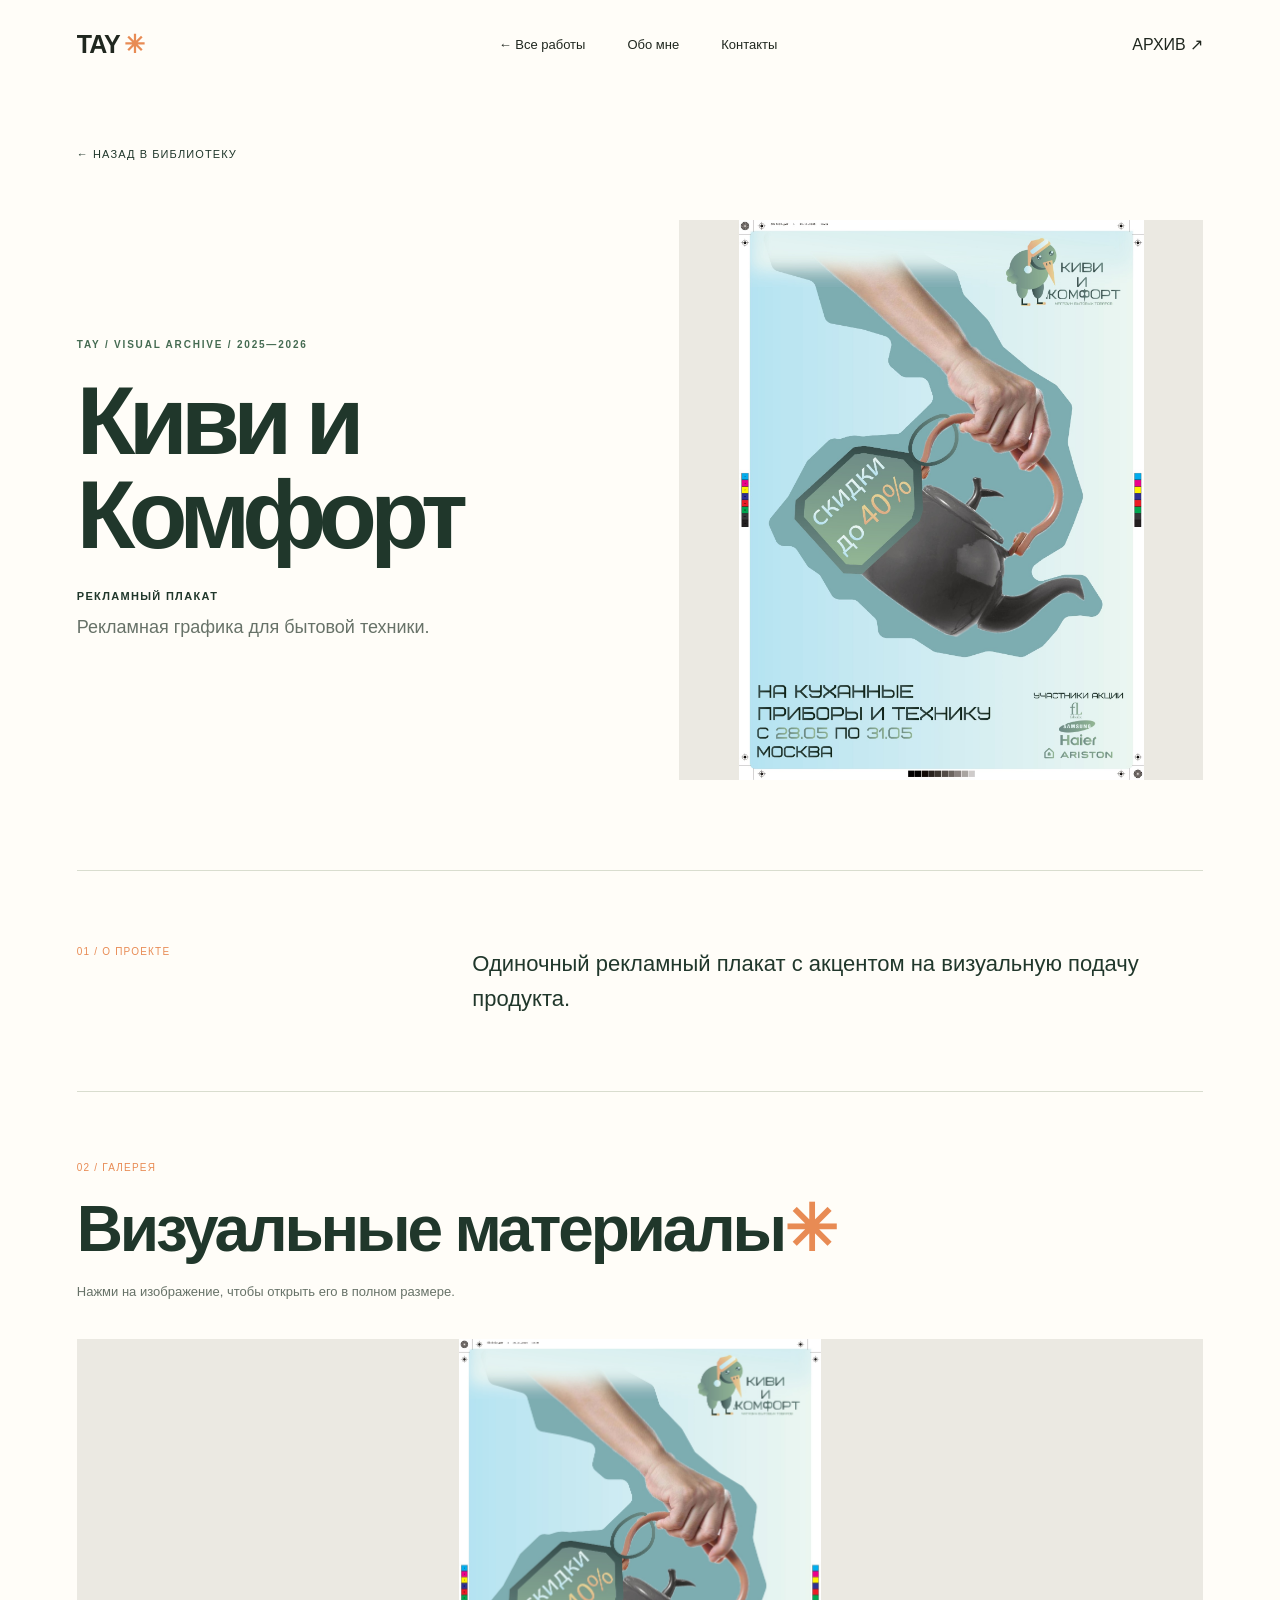
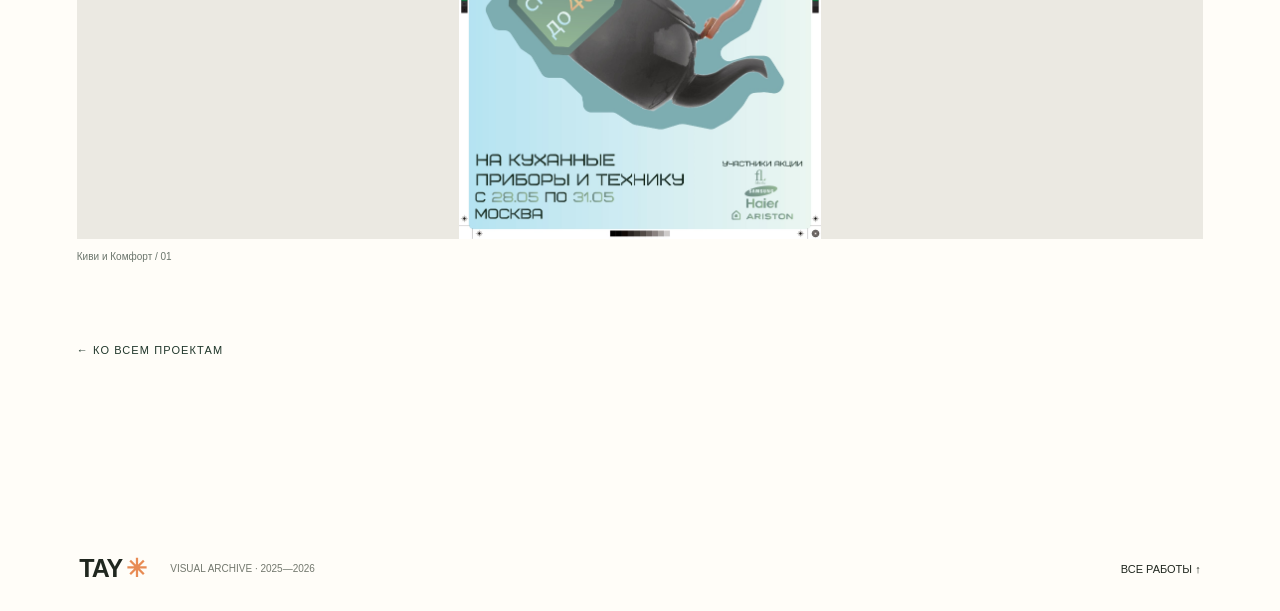
<file: kiwi-comfort.html>
<!doctype html><html lang="ru"><head><meta charset="utf-8"><meta name="viewport" content="width=device-width,initial-scale=1"><title>Киви и Комфорт — TAY</title><link rel="stylesheet" href="style.css"><link rel="stylesheet" href="archive-case.css"><script src="script.js" defer></script></head><body><div class="page-shell"><header class="topbar"><a class="wordmark" href="index.html">TAY<span>✳</span></a><nav class="nav"><a href="works.html">← Все работы</a><a href="index.html#about">Обо мне</a><a href="index.html#contact">Контакты</a></nav><div class="header-right"><a href="works.html">АРХИВ ↗</a></div></header><main class="small-case"><a class="back" href="works.html">← НАЗАД В БИБЛИОТЕКУ</a><div class="small-case-hero"><div><p class="eyebrow">TAY / VISUAL ARCHIVE / 2025—2026</p><h1>Киви и Комфорт</h1><p class="small-case-type">Рекламный плакат</p><p class="small-case-lead">Рекламная графика для бытовой техники.</p></div><img src="assets/archive/kiwi-comfort.jpg" alt="Киви и Комфорт"></div><section class="small-case-about"><span>01 / О ПРОЕКТЕ</span><p>Одиночный рекламный плакат с акцентом на визуальную подачу продукта.</p></section><section class="small-case-gallery"><div class="small-case-gallery-head"><span>02 / ГАЛЕРЕЯ</span><h2>Визуальные материалы<span>✳</span></h2><p>Нажми на изображение, чтобы открыть его в полном размере.</p></div><div class="small-case-images"><figure><a href="assets/archive/kiwi-comfort.jpg" target="_blank" rel="noopener"><img loading="lazy" src="assets/archive/kiwi-comfort.jpg" alt="Киви и Комфорт — работа 1"></a><figcaption>Киви и Комфорт / 01</figcaption></figure></div></section><a class="back bottom" href="works.html">← КО ВСЕМ ПРОЕКТАМ</a></main><footer class="footer"><a class="wordmark" href="index.html">TAY<span>✳</span></a><p>VISUAL ARCHIVE · 2025—2026</p><a href="works.html">ВСЕ РАБОТЫ ↑</a></footer></div></body></html>
</file>
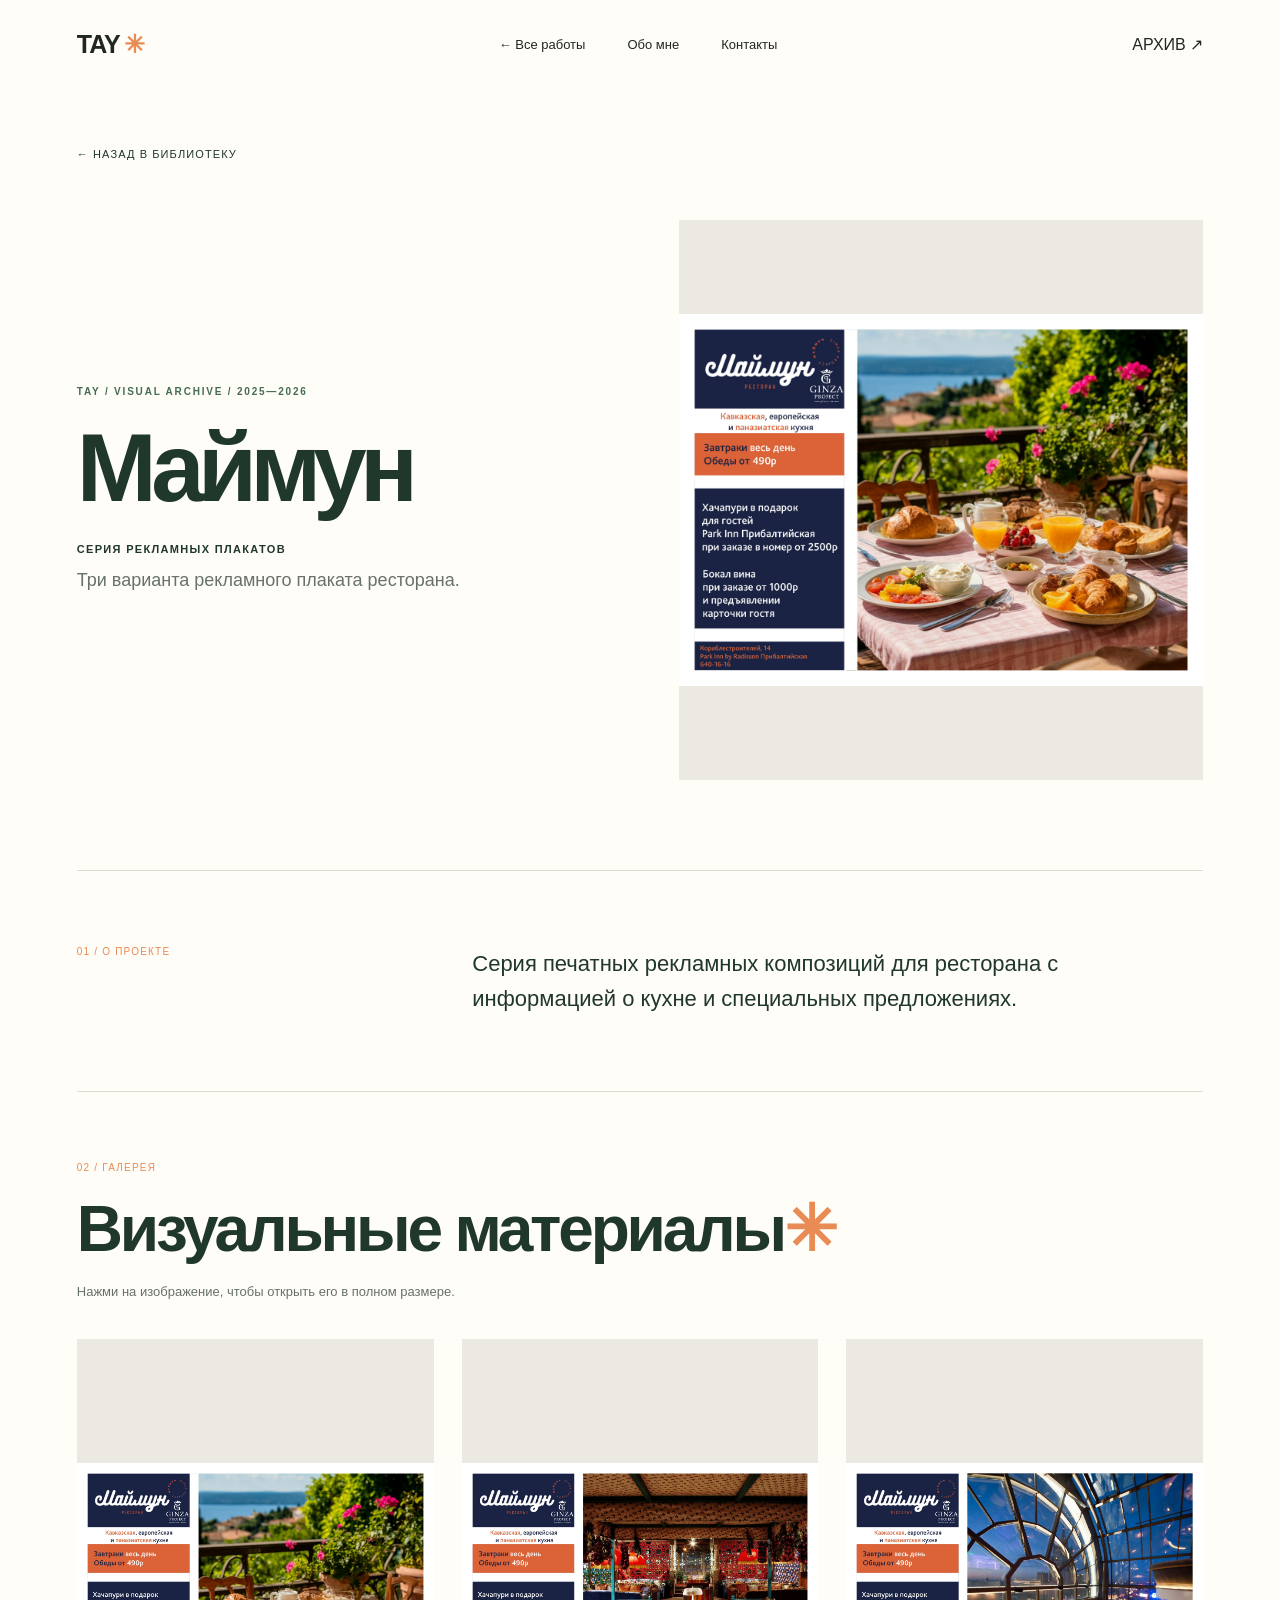
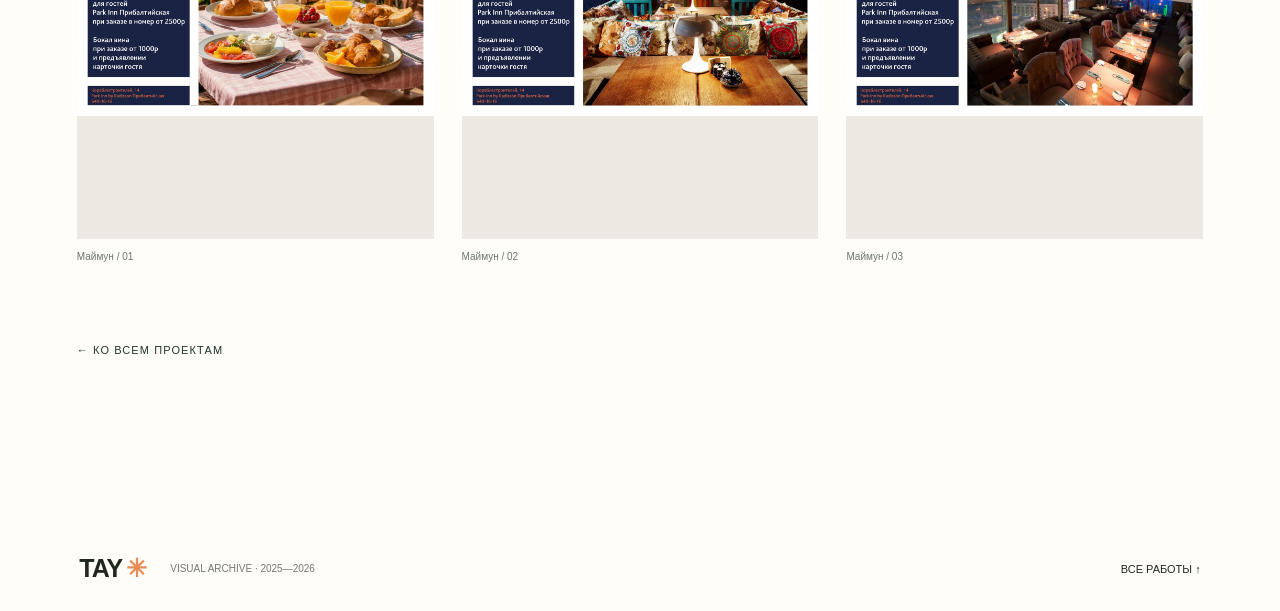
<file: maymun.html>
<!doctype html><html lang="ru"><head><meta charset="utf-8"><meta name="viewport" content="width=device-width,initial-scale=1"><title>Маймун — TAY</title><link rel="stylesheet" href="style.css"><link rel="stylesheet" href="archive-case.css"><script src="script.js" defer></script></head><body><div class="page-shell"><header class="topbar"><a class="wordmark" href="index.html">TAY<span>✳</span></a><nav class="nav"><a href="works.html">← Все работы</a><a href="index.html#about">Обо мне</a><a href="index.html#contact">Контакты</a></nav><div class="header-right"><a href="works.html">АРХИВ ↗</a></div></header><main class="small-case"><a class="back" href="works.html">← НАЗАД В БИБЛИОТЕКУ</a><div class="small-case-hero"><div><p class="eyebrow">TAY / VISUAL ARCHIVE / 2025—2026</p><h1>Маймун</h1><p class="small-case-type">Серия рекламных плакатов</p><p class="small-case-lead">Три варианта рекламного плаката ресторана.</p></div><img src="assets/archive/maymun-01.jpg" alt="Маймун"></div><section class="small-case-about"><span>01 / О ПРОЕКТЕ</span><p>Серия печатных рекламных композиций для ресторана с информацией о кухне и специальных предложениях.</p></section><section class="small-case-gallery"><div class="small-case-gallery-head"><span>02 / ГАЛЕРЕЯ</span><h2>Визуальные материалы<span>✳</span></h2><p>Нажми на изображение, чтобы открыть его в полном размере.</p></div><div class="small-case-images"><figure><a href="assets/archive/maymun-01.jpg" target="_blank" rel="noopener"><img loading="lazy" src="assets/archive/maymun-01.jpg" alt="Маймун — работа 1"></a><figcaption>Маймун / 01</figcaption></figure>
<figure><a href="assets/archive/maymun-02.jpg" target="_blank" rel="noopener"><img loading="lazy" src="assets/archive/maymun-02.jpg" alt="Маймун — работа 2"></a><figcaption>Маймун / 02</figcaption></figure>
<figure><a href="assets/archive/maymun-03.jpg" target="_blank" rel="noopener"><img loading="lazy" src="assets/archive/maymun-03.jpg" alt="Маймун — работа 3"></a><figcaption>Маймун / 03</figcaption></figure></div></section><a class="back bottom" href="works.html">← КО ВСЕМ ПРОЕКТАМ</a></main><footer class="footer"><a class="wordmark" href="index.html">TAY<span>✳</span></a><p>VISUAL ARCHIVE · 2025—2026</p><a href="works.html">ВСЕ РАБОТЫ ↑</a></footer></div></body></html>
</file>
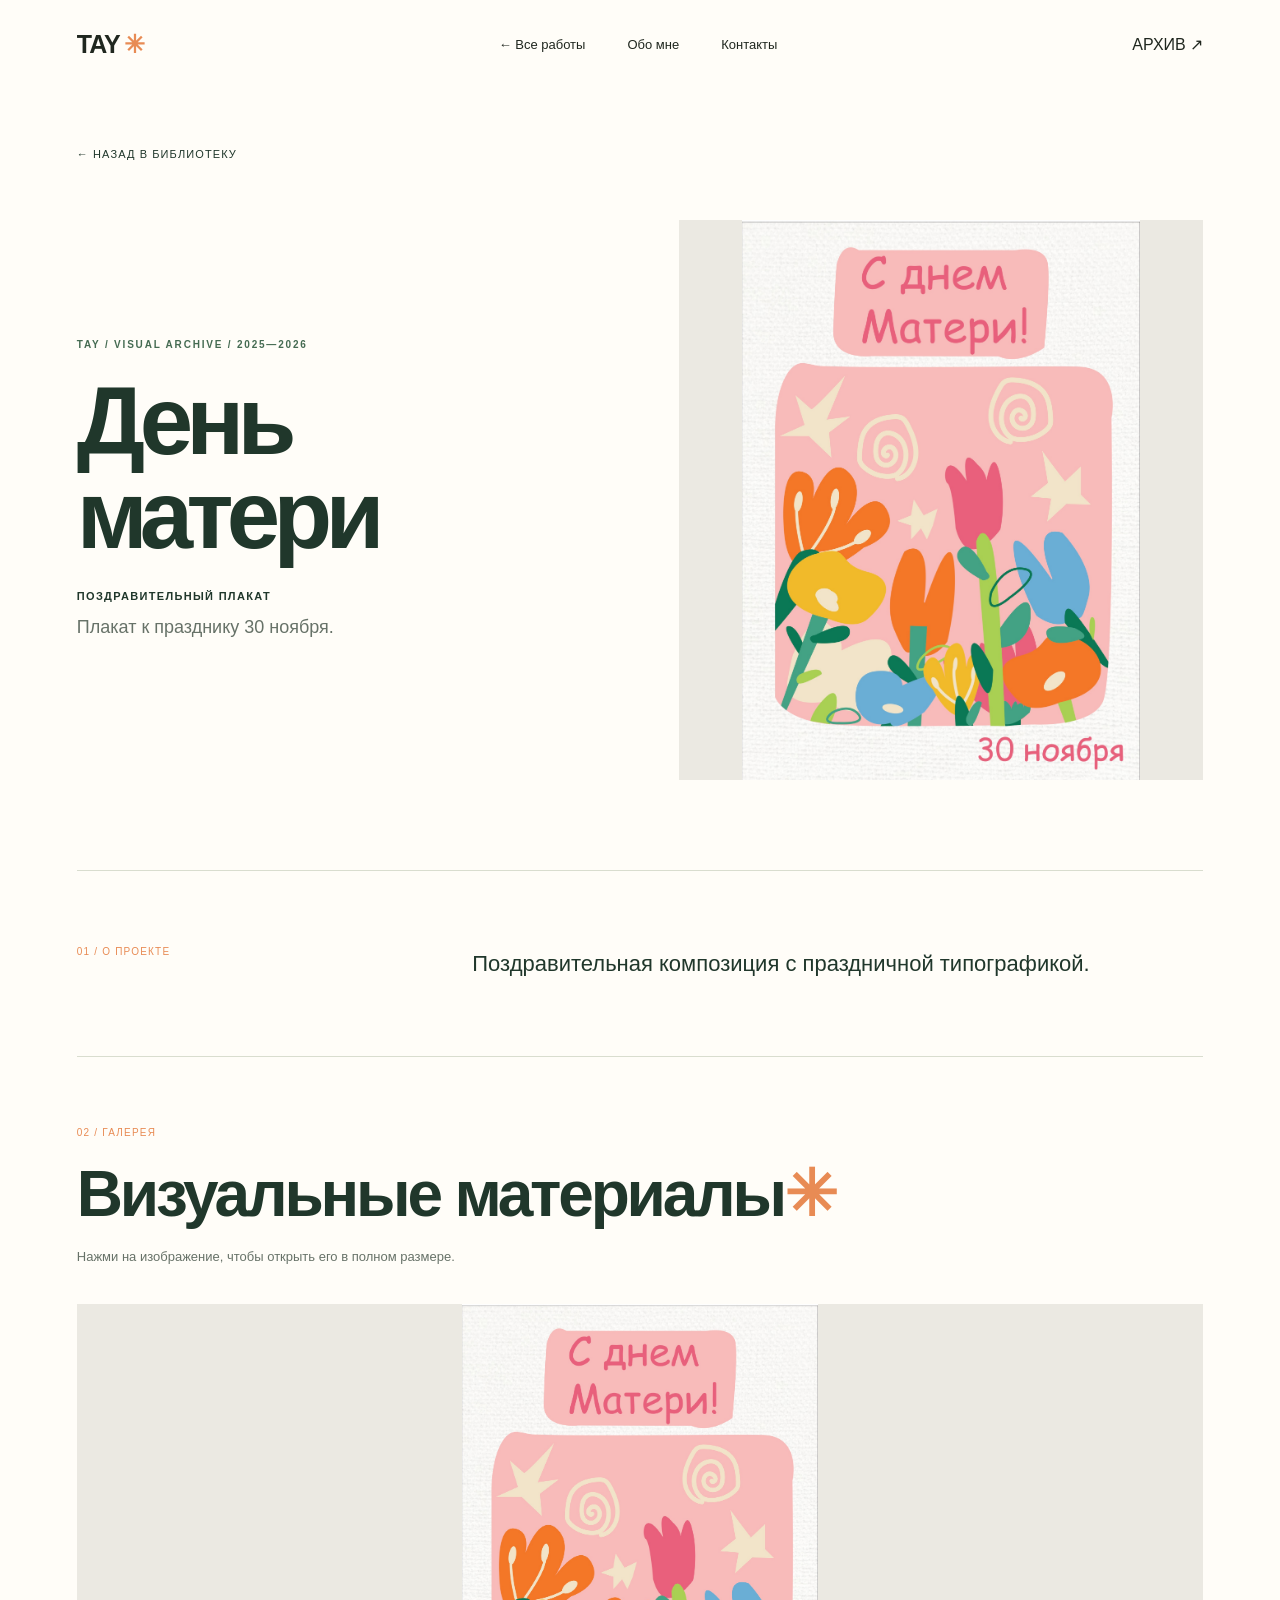
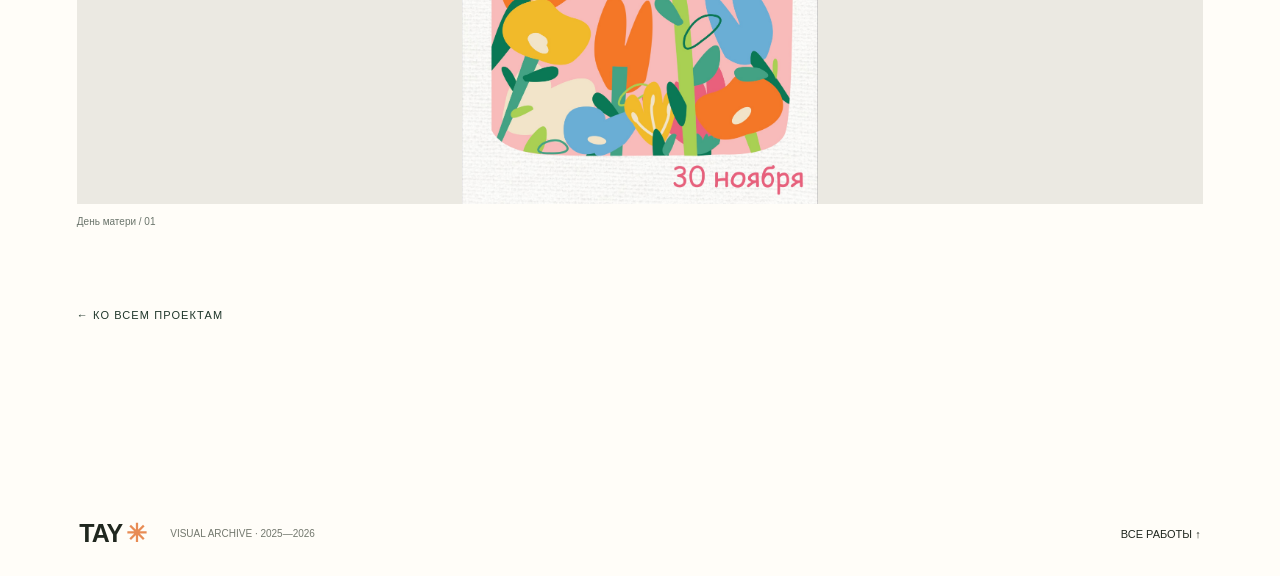
<file: mothers-day.html>
<!doctype html><html lang="ru"><head><meta charset="utf-8"><meta name="viewport" content="width=device-width,initial-scale=1"><title>День матери — TAY</title><link rel="stylesheet" href="style.css"><link rel="stylesheet" href="archive-case.css"><script src="script.js" defer></script></head><body><div class="page-shell"><header class="topbar"><a class="wordmark" href="index.html">TAY<span>✳</span></a><nav class="nav"><a href="works.html">← Все работы</a><a href="index.html#about">Обо мне</a><a href="index.html#contact">Контакты</a></nav><div class="header-right"><a href="works.html">АРХИВ ↗</a></div></header><main class="small-case"><a class="back" href="works.html">← НАЗАД В БИБЛИОТЕКУ</a><div class="small-case-hero"><div><p class="eyebrow">TAY / VISUAL ARCHIVE / 2025—2026</p><h1>День матери</h1><p class="small-case-type">Поздравительный плакат</p><p class="small-case-lead">Плакат к празднику 30 ноября.</p></div><img src="assets/archive/mothers-day.jpg" alt="День матери"></div><section class="small-case-about"><span>01 / О ПРОЕКТЕ</span><p>Поздравительная композиция с праздничной типографикой.</p></section><section class="small-case-gallery"><div class="small-case-gallery-head"><span>02 / ГАЛЕРЕЯ</span><h2>Визуальные материалы<span>✳</span></h2><p>Нажми на изображение, чтобы открыть его в полном размере.</p></div><div class="small-case-images"><figure><a href="assets/archive/mothers-day.jpg" target="_blank" rel="noopener"><img loading="lazy" src="assets/archive/mothers-day.jpg" alt="День матери — работа 1"></a><figcaption>День матери / 01</figcaption></figure></div></section><a class="back bottom" href="works.html">← КО ВСЕМ ПРОЕКТАМ</a></main><footer class="footer"><a class="wordmark" href="index.html">TAY<span>✳</span></a><p>VISUAL ARCHIVE · 2025—2026</p><a href="works.html">ВСЕ РАБОТЫ ↑</a></footer></div></body></html>
</file>
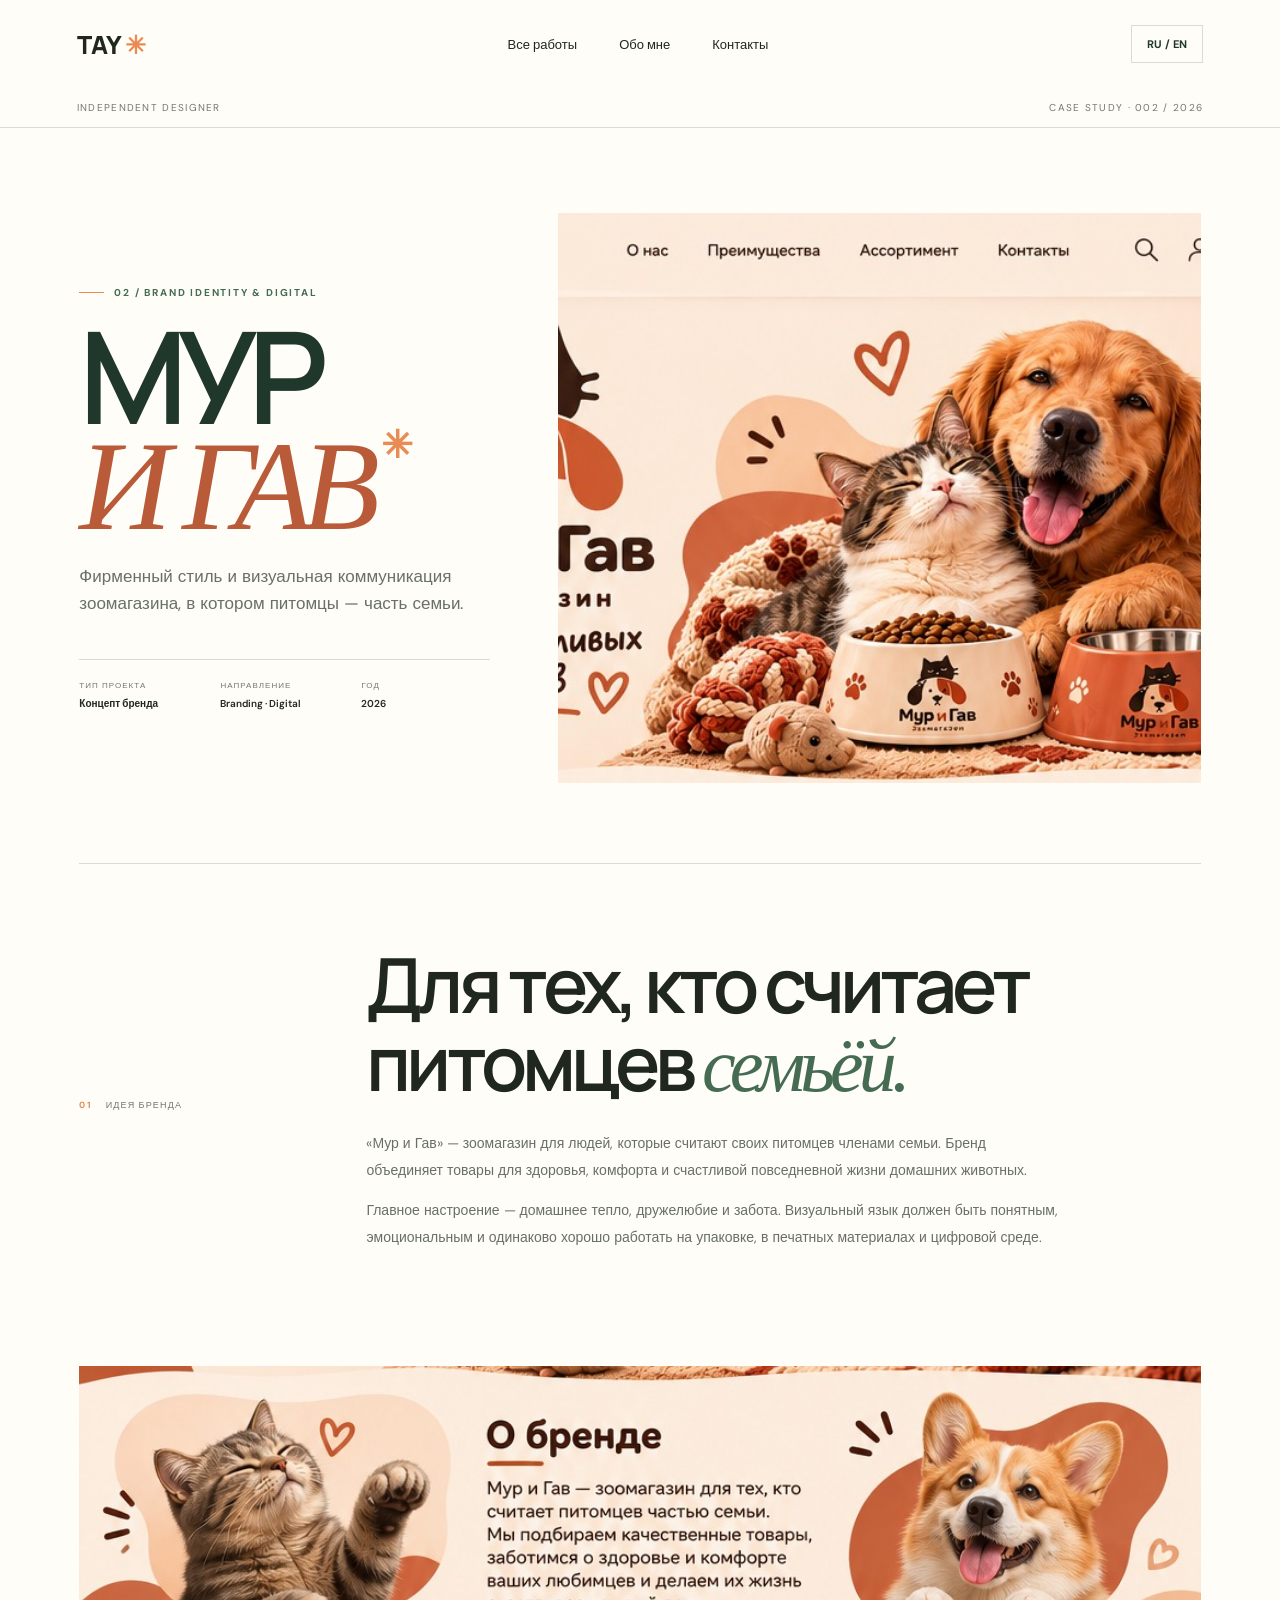
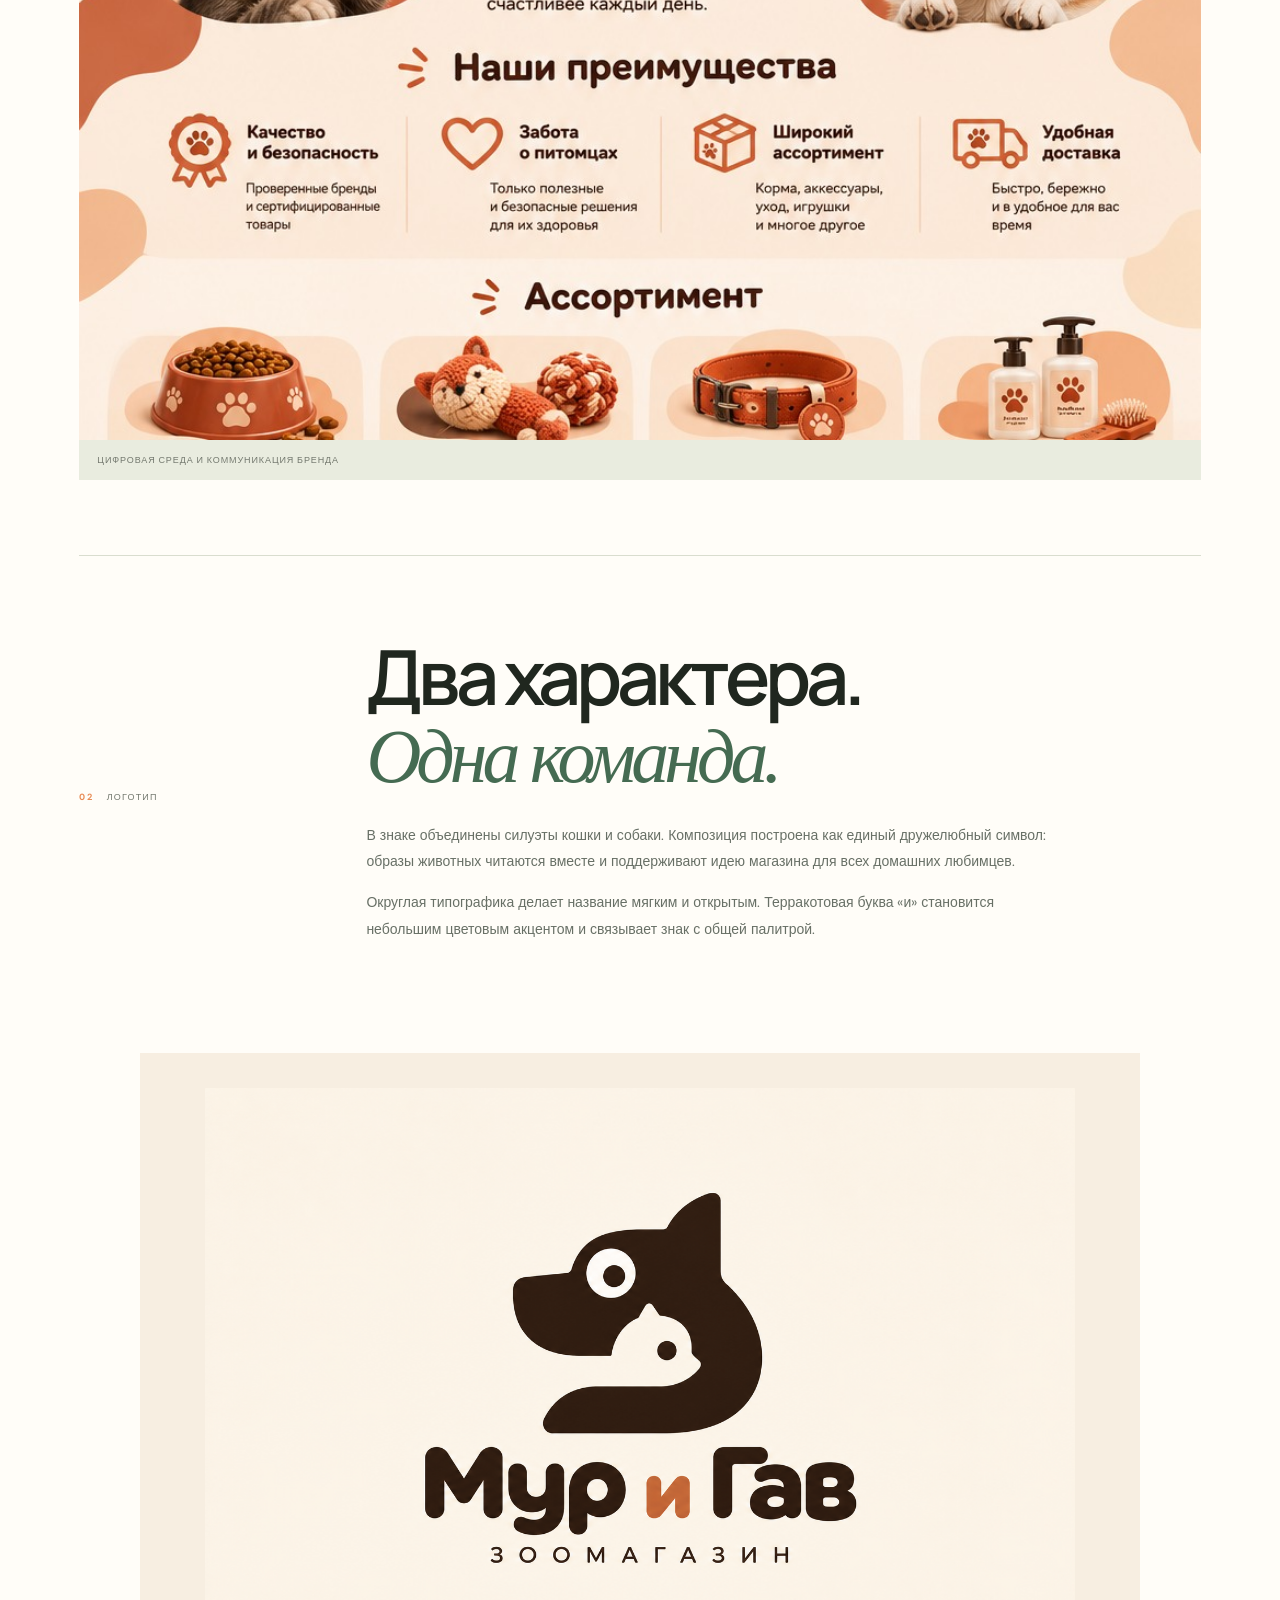
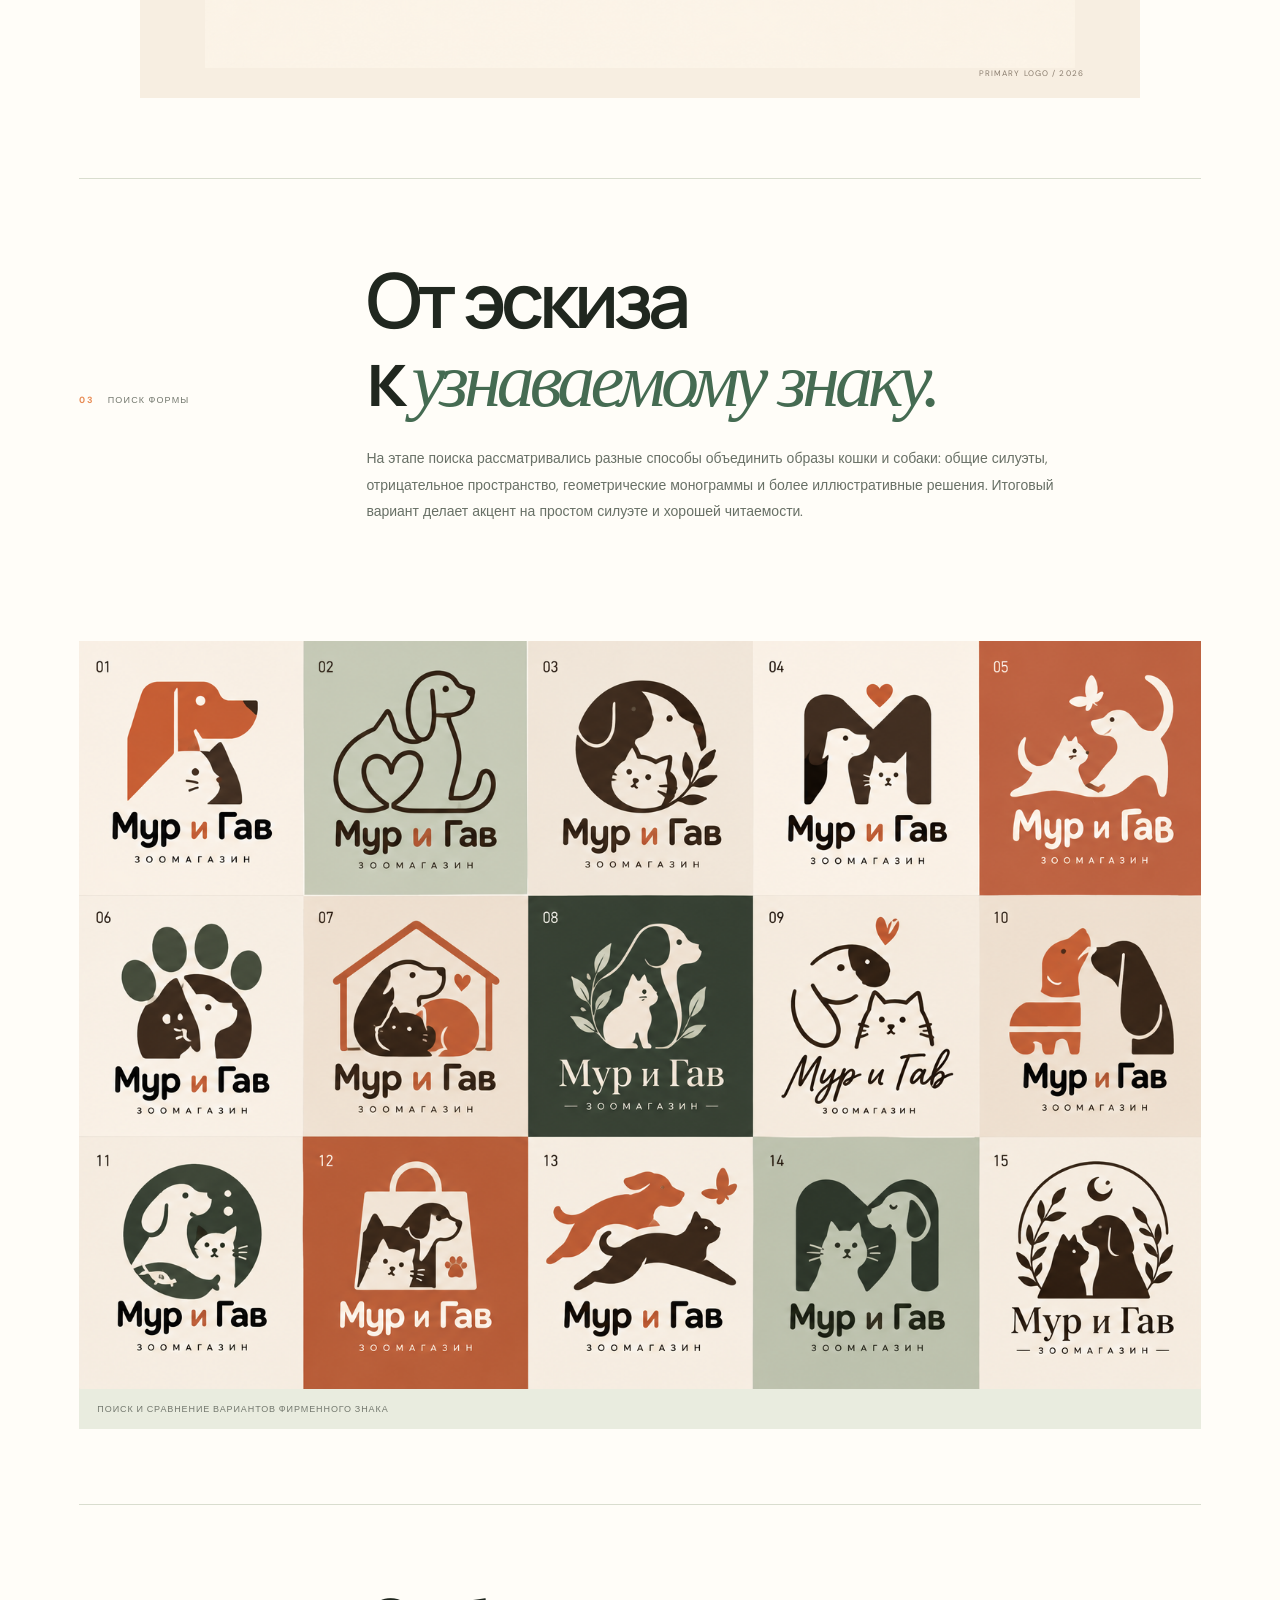
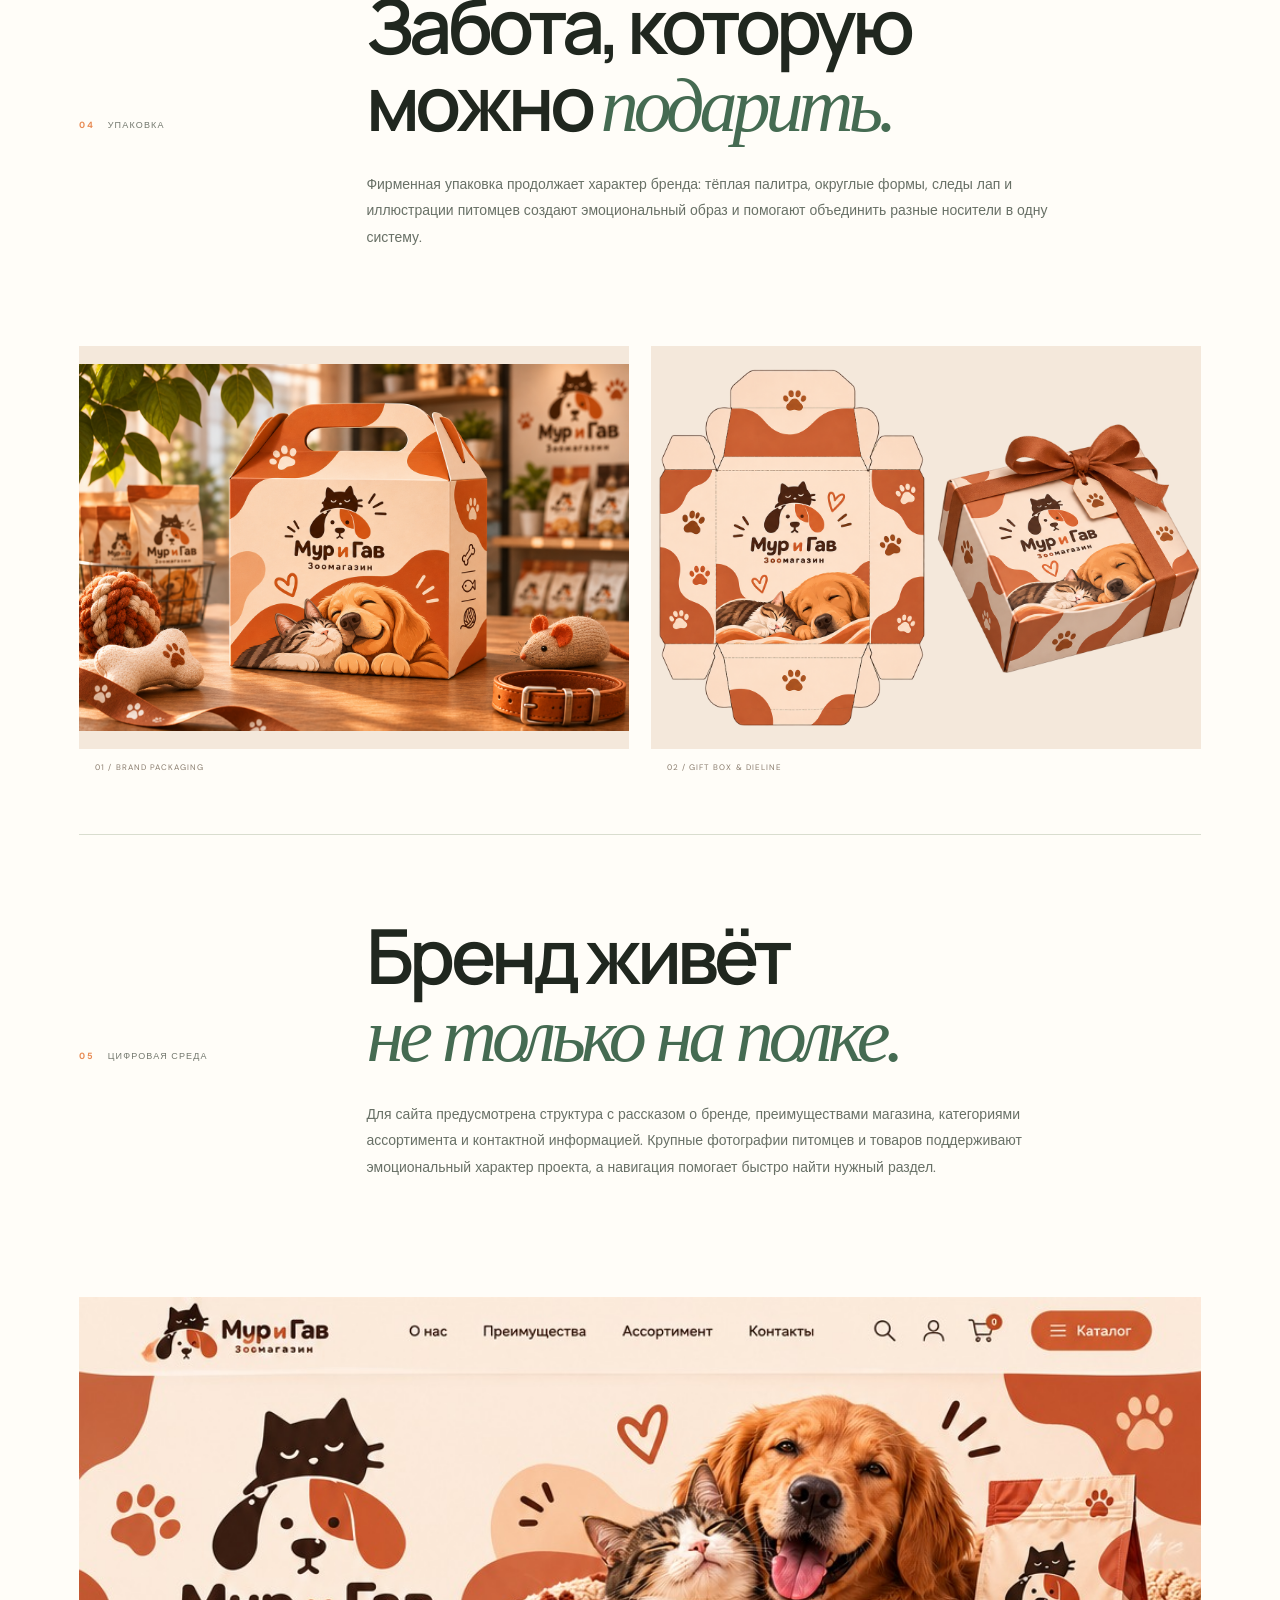
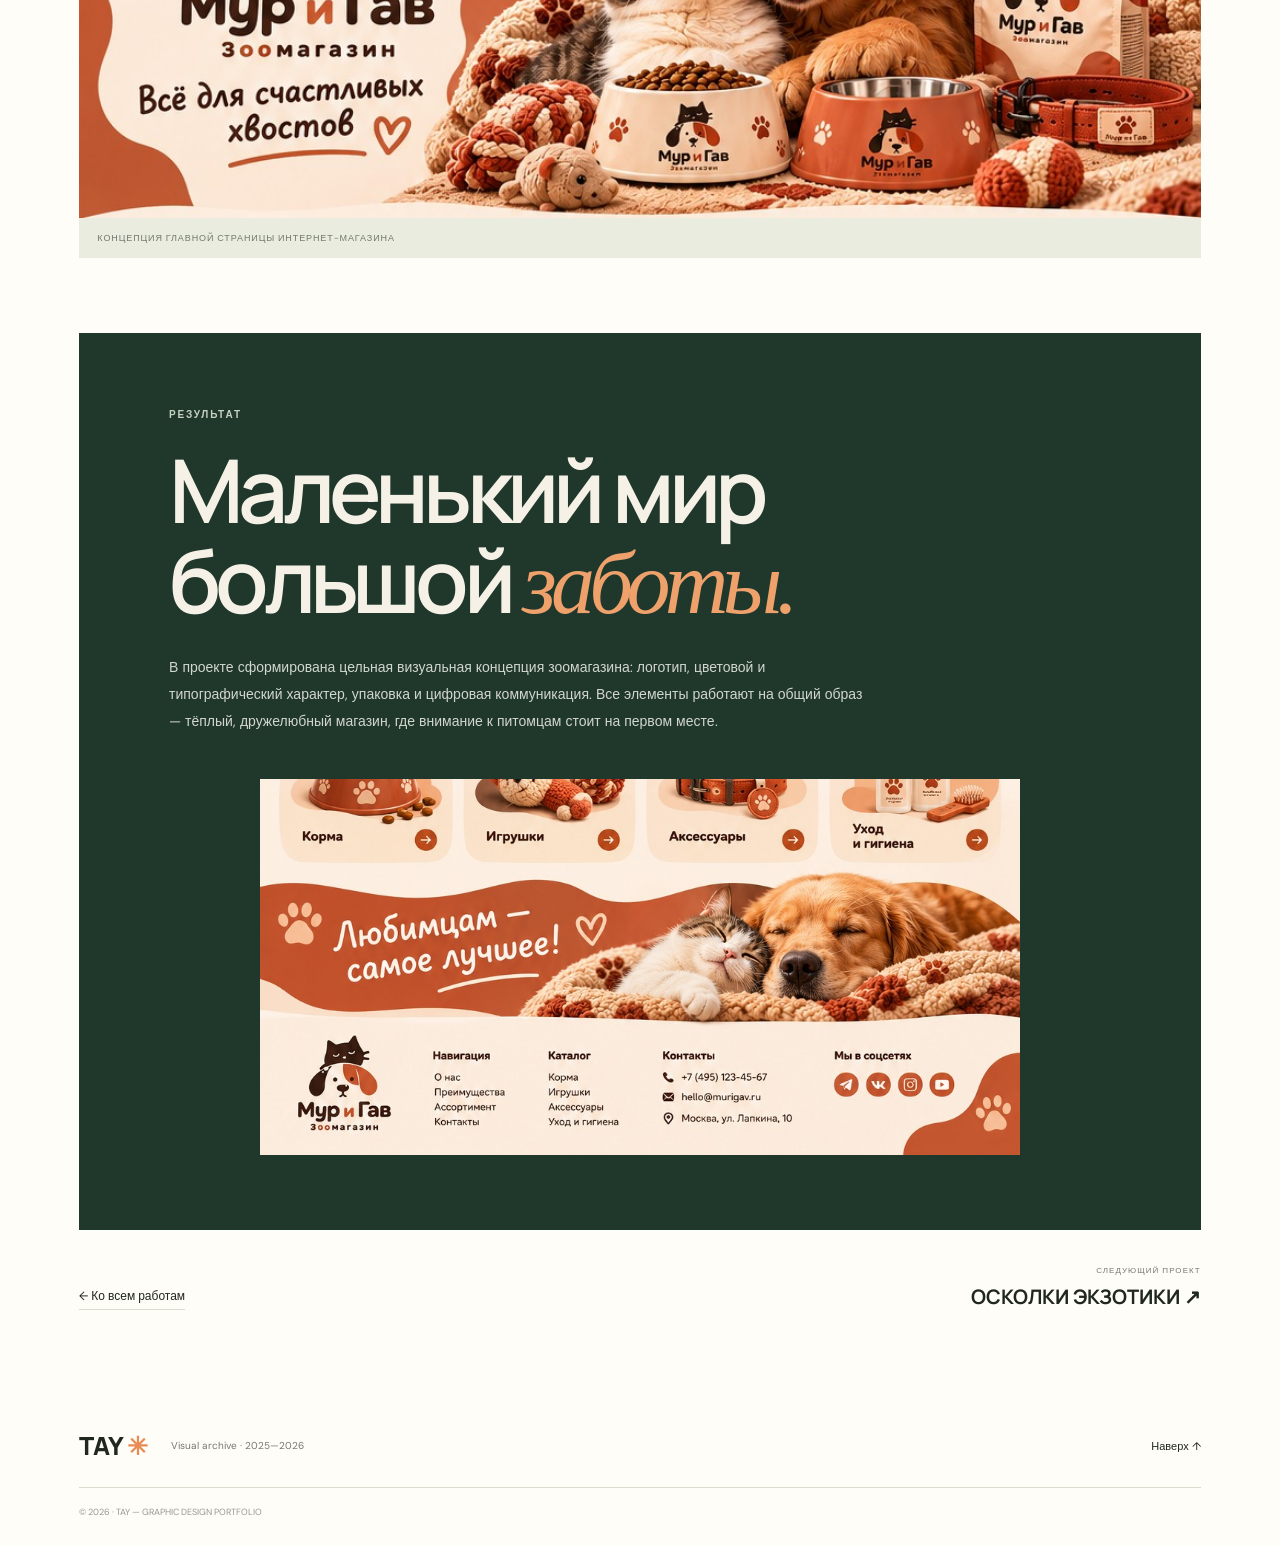
<file: mur-i-gav.html>
<!doctype html>
<html lang="ru">
<head>
  <meta charset="UTF-8">
  <meta name="viewport" content="width=device-width, initial-scale=1.0">
  <meta name="description" content="Мур и Гав — айдентика зоомагазина. Проект Tay.">
  <title>Мур и Гав — Case Study · Tay</title>
  <link rel="preconnect" href="https://fonts.googleapis.com">
  <link rel="preconnect" href="https://fonts.gstatic.com" crossorigin>
  <link href="https://fonts.googleapis.com/css2?family=DM+Sans:wght@400;500;600;700&family=Manrope:wght@400;500;600;700;800&display=swap" rel="stylesheet">
  <link rel="stylesheet" href="style.css">
  <link rel="stylesheet" href="case.css">
  <script src="script.js" defer></script>
</head>
<body>
<div class="page-shell">
  <header class="topbar">
    <a class="wordmark" href="index.html">TAY<span>✳</span></a>
    <nav class="nav" aria-label="Main navigation">
      <a href="works.html" data-ru="Все работы" data-en="All works">Все работы</a>
      <a href="index.html#about" data-ru="Обо мне" data-en="About">Обо мне</a>
      <a href="index.html#contact" data-ru="Контакты" data-en="Contact">Контакты</a>
    </nav>
    <div class="header-right"><button class="lang-switch" type="button">RU / EN</button></div>
    <button class="menu-toggle" type="button" aria-label="Открыть меню" aria-expanded="false">☰</button>
  </header>
  <div class="header-subline"><span>INDEPENDENT DESIGNER</span><span>CASE STUDY · 002 / 2026</span></div>

  <main class="case-page">
    <section class="case-hero mur-hero">
      <div class="case-hero-copy">
        <p class="eyebrow"><span class="eyebrow-line"></span><span>02 / BRAND IDENTITY & DIGITAL</span></p>
        <h1 class="mur-title">МУР<br><em>И ГАВ</em><span>✳</span></h1>
        <p class="case-lead" data-ru="Фирменный стиль и визуальная коммуникация зоомагазина, в котором питомцы — часть семьи." data-en="A visual identity and brand communication for a pet shop where pets are part of the family.">Фирменный стиль и визуальная коммуникация зоомагазина, в котором питомцы — часть семьи.</p>
        <div class="case-facts">
          <div><small data-ru="ТИП ПРОЕКТА" data-en="PROJECT TYPE">ТИП ПРОЕКТА</small><strong data-ru="Концепт бренда" data-en="Brand concept">Концепт бренда</strong></div>
          <div><small data-ru="НАПРАВЛЕНИЕ" data-en="DISCIPLINE">НАПРАВЛЕНИЕ</small><strong>Branding · Digital</strong></div>
          <div><small data-ru="ГОД" data-en="YEAR">ГОД</small><strong>2026</strong></div>
        </div>
      </div>
      <div class="case-hero-image mur-cover"><img src="assets/mur-i-gav/mur-hero.jpg" alt="Главный экран и визуальная концепция зоомагазина Мур и Гав"></div>
    </section>

    <section class="case-section">
      <div class="case-section-label"><span>01</span><span data-ru="ИДЕЯ БРЕНДА" data-en="BRAND IDEA">ИДЕЯ БРЕНДА</span></div>
      <div class="case-copy">
        <h2 data-ru="Для тех, кто считает питомцев <em>семьёй.</em>" data-en="For people who consider pets <em>family.</em>">Для тех, кто считает питомцев <em>семьёй.</em></h2>
        <p data-ru="«Мур и Гав» — зоомагазин для людей, которые считают своих питомцев членами семьи. Бренд объединяет товары для здоровья, комфорта и счастливой повседневной жизни домашних животных." data-en="“Mur i Gav” is a pet shop for people who consider their pets family members. The brand brings together products for the health, comfort and happy everyday life of companion animals.">«Мур и Гав» — зоомагазин для людей, которые считают своих питомцев членами семьи. Бренд объединяет товары для здоровья, комфорта и счастливой повседневной жизни домашних животных.</p>
        <p data-ru="Главное настроение — домашнее тепло, дружелюбие и забота. Визуальный язык должен быть понятным, эмоциональным и одинаково хорошо работать на упаковке, в печатных материалах и цифровой среде." data-en="The brand mood is warmth, friendliness and care. Its visual language is designed to feel clear and emotional, while working consistently across packaging, print and digital touchpoints.">Главное настроение — домашнее тепло, дружелюбие и забота. Визуальный язык должен быть понятным, эмоциональным и одинаково хорошо работать на упаковке, в печатных материалах и цифровой среде.</p>
      </div>
    </section>

    <section class="case-visual-break mur-full">
      <img src="assets/mur-i-gav/mur-brand-sections.jpg" alt="Фрагменты сайта, преимущества и ассортимент зоомагазина">
      <p data-ru="Цифровая среда и коммуникация бренда" data-en="Digital experience and brand communication">Цифровая среда и коммуникация бренда</p>
    </section>

    <section class="case-section">
      <div class="case-section-label"><span>02</span><span data-ru="ЛОГОТИП" data-en="LOGO">ЛОГОТИП</span></div>
      <div class="case-copy">
        <h2 data-ru="Два характера.<br><em>Одна команда.</em>" data-en="Two personalities.<br><em>One team.</em>">Два характера.<br><em>Одна команда.</em></h2>
        <p data-ru="В знаке объединены силуэты кошки и собаки. Композиция построена как единый дружелюбный символ: образы животных читаются вместе и поддерживают идею магазина для всех домашних любимцев." data-en="The mark combines the silhouettes of a cat and a dog. They form one friendly symbol, expressing the idea of a store for all beloved pets.">В знаке объединены силуэты кошки и собаки. Композиция построена как единый дружелюбный символ: образы животных читаются вместе и поддерживают идею магазина для всех домашних любимцев.</p>
        <p data-ru="Округлая типографика делает название мягким и открытым. Терракотовая буква «и» становится небольшим цветовым акцентом и связывает знак с общей палитрой." data-en="Rounded typography gives the name a warm, approachable tone. The terracotta “и” acts as a small colour accent and ties the wordmark into the wider palette.">Округлая типографика делает название мягким и открытым. Терракотовая буква «и» становится небольшим цветовым акцентом и связывает знак с общей палитрой.</p>
      </div>
    </section>

    <section class="mur-logo-feature">
      <img src="assets/mur-i-gav/mur-logo.png" alt="Основной логотип зоомагазина Мур и Гав">
      <span>PRIMARY LOGO / 2026</span>
    </section>

    <section class="case-section">
      <div class="case-section-label"><span>03</span><span data-ru="ПОИСК ФОРМЫ" data-en="LOGO EXPLORATION">ПОИСК ФОРМЫ</span></div>
      <div class="case-copy">
        <h2 data-ru="От эскиза<br>к <em>узнаваемому знаку.</em>" data-en="From exploration<br>to a <em>recognisable mark.</em>">От эскиза<br>к <em>узнаваемому знаку.</em></h2>
        <p data-ru="На этапе поиска рассматривались разные способы объединить образы кошки и собаки: общие силуэты, отрицательное пространство, геометрические монограммы и более иллюстративные решения. Итоговый вариант делает акцент на простом силуэте и хорошей читаемости." data-en="The exploration stage tested different ways to combine cat and dog imagery: shared silhouettes, negative space, geometric monograms and more illustrative directions. The selected route focuses on a simple silhouette and clear recognition.">На этапе поиска рассматривались разные способы объединить образы кошки и собаки: общие силуэты, отрицательное пространство, геометрические монограммы и более иллюстративные решения. Итоговый вариант делает акцент на простом силуэте и хорошей читаемости.</p>
      </div>
    </section>
    <section class="case-visual-break mur-logo-board">
      <img src="assets/mur-i-gav/mur-logo-exploration.png" alt="Подборка вариантов логотипа Мур и Гав">
      <p data-ru="Поиск и сравнение вариантов фирменного знака" data-en="Logo exploration and comparison">Поиск и сравнение вариантов фирменного знака</p>
    </section>

    <section class="case-section">
      <div class="case-section-label"><span>04</span><span data-ru="УПАКОВКА" data-en="PACKAGING">УПАКОВКА</span></div>
      <div class="case-copy">
        <h2 data-ru="Забота, которую<br>можно <em>подарить.</em>" data-en="Care you can<br><em>wrap and give.</em>">Забота, которую<br>можно <em>подарить.</em></h2>
        <p data-ru="Фирменная упаковка продолжает характер бренда: тёплая палитра, округлые формы, следы лап и иллюстрации питомцев создают эмоциональный образ и помогают объединить разные носители в одну систему." data-en="The packaging extends the brand personality through a warm palette, rounded shapes, paw prints and pet illustrations. Together, these elements create an emotional identity and connect different brand touchpoints.">Фирменная упаковка продолжает характер бренда: тёплая палитра, округлые формы, следы лап и иллюстрации питомцев создают эмоциональный образ и помогают объединить разные носители в одну систему.</p>
      </div>
    </section>
    <section class="mur-packaging-grid">
      <figure><img src="assets/mur-i-gav/mur-packaging-mockup.png" alt="Упаковка и фирменные товары Мур и Гав"><figcaption>01 / BRAND PACKAGING</figcaption></figure>
      <figure><img src="assets/mur-i-gav/mur-gift-packaging.png" alt="Подарочная упаковка с лентой и развёрткой"><figcaption>02 / GIFT BOX & DIELINE</figcaption></figure>
    </section>

    <section class="case-section">
      <div class="case-section-label"><span>05</span><span data-ru="ЦИФРОВАЯ СРЕДА" data-en="DIGITAL">ЦИФРОВАЯ СРЕДА</span></div>
      <div class="case-copy">
        <h2 data-ru="Бренд живёт<br><em>не только на полке.</em>" data-en="A brand lives<br><em>beyond the shelf.</em>">Бренд живёт<br><em>не только на полке.</em></h2>
        <p data-ru="Для сайта предусмотрена структура с рассказом о бренде, преимуществами магазина, категориями ассортимента и контактной информацией. Крупные фотографии питомцев и товаров поддерживают эмоциональный характер проекта, а навигация помогает быстро найти нужный раздел." data-en="The website concept brings together a brand introduction, store benefits, product categories and contact information. Large pet and product imagery supports the emotional tone, while clear navigation helps visitors find what they need.">Для сайта предусмотрена структура с рассказом о бренде, преимуществами магазина, категориями ассортимента и контактной информацией. Крупные фотографии питомцев и товаров поддерживают эмоциональный характер проекта, а навигация помогает быстро найти нужный раздел.</p>
      </div>
    </section>
    <section class="case-visual-break mur-site">
      <img src="assets/mur-i-gav/cover.jpg" alt="Полная визуализация лендинга зоомагазина Мур и Гав">
      <p data-ru="Концепция главной страницы интернет-магазина" data-en="E-commerce homepage concept">Концепция главной страницы интернет-магазина</p>
    </section>

    <section class="case-outcome">
      <p class="eyebrow" data-ru="РЕЗУЛЬТАТ" data-en="OUTCOME">РЕЗУЛЬТАТ</p>
      <h2 data-ru="Маленький мир<br>большой <em>заботы.</em>" data-en="A little world<br>of <em>big care.</em>">Маленький мир<br>большой <em>заботы.</em></h2>
      <p data-ru="В проекте сформирована цельная визуальная концепция зоомагазина: логотип, цветовой и типографический характер, упаковка и цифровая коммуникация. Все элементы работают на общий образ — тёплый, дружелюбный магазин, где внимание к питомцам стоит на первом месте." data-en="The project brings together a cohesive visual concept for a pet shop: logo, colour and typographic character, packaging and digital communication. Every element supports one idea — a warm, friendly store where pets come first.">В проекте сформирована цельная визуальная концепция зоомагазина: логотип, цветовой и типографический характер, упаковка и цифровая коммуникация. Все элементы работают на общий образ — тёплый, дружелюбный магазин, где внимание к питомцам стоит на первом месте.</p>
      <img src="assets/mur-i-gav/mur-assortment-footer.jpg" alt="Фрагмент визуальной концепции и ассортимента Мур и Гав">
    </section>

    <nav class="case-next">
      <a href="works.html" class="text-link" data-ru="← Ко всем работам" data-en="← Back to all works">← Ко всем работам</a>
      <a href="works.html#oskolki" class="next-project"><small data-ru="СЛЕДУЮЩИЙ ПРОЕКТ" data-en="NEXT PROJECT">СЛЕДУЮЩИЙ ПРОЕКТ</small><strong>ОСКОЛКИ ЭКЗОТИКИ ↗</strong></a>
    </nav>
  </main>
  <footer class="footer"><a class="wordmark" href="index.html">TAY<span>✳</span></a><p>Visual archive · 2025—2026</p><a href="#">Наверх ↑</a><small>© 2026 · TAY — GRAPHIC DESIGN PORTFOLIO</small></footer>
</div>
</body>
</html>
</file>
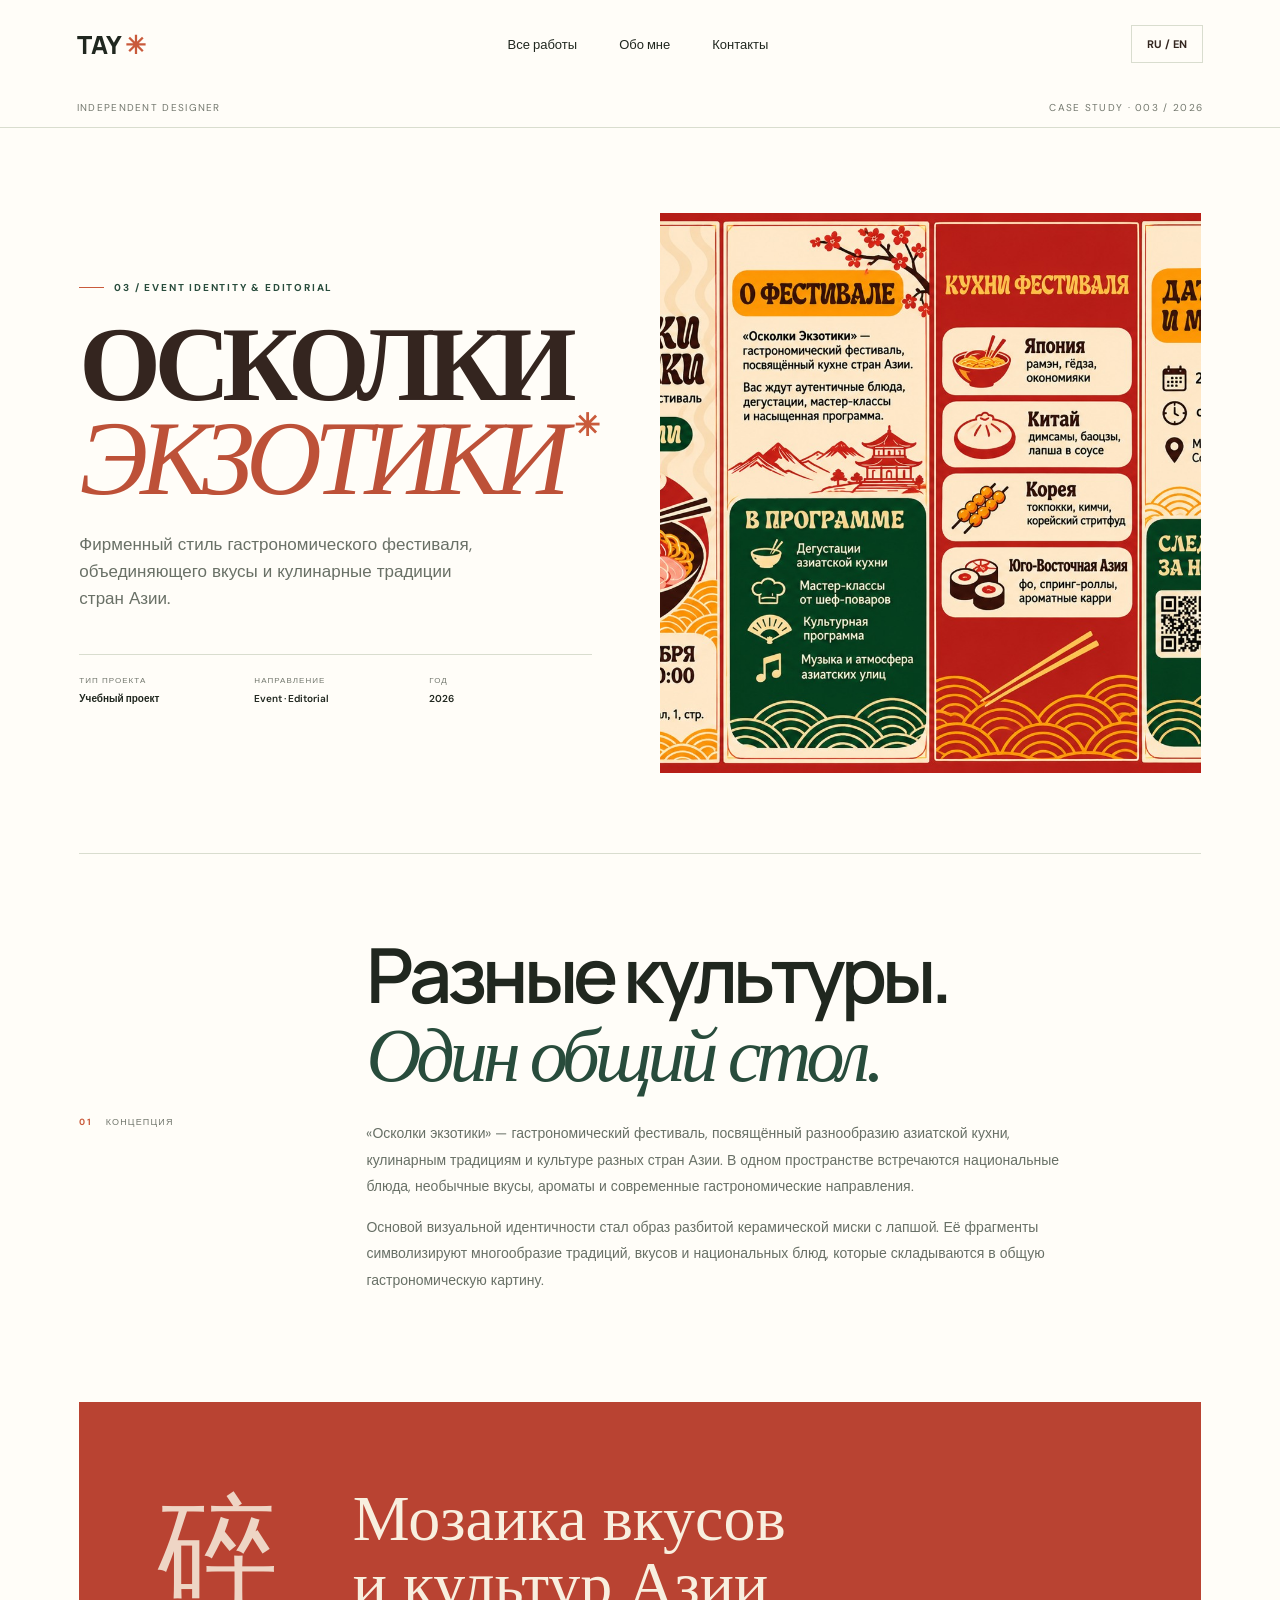
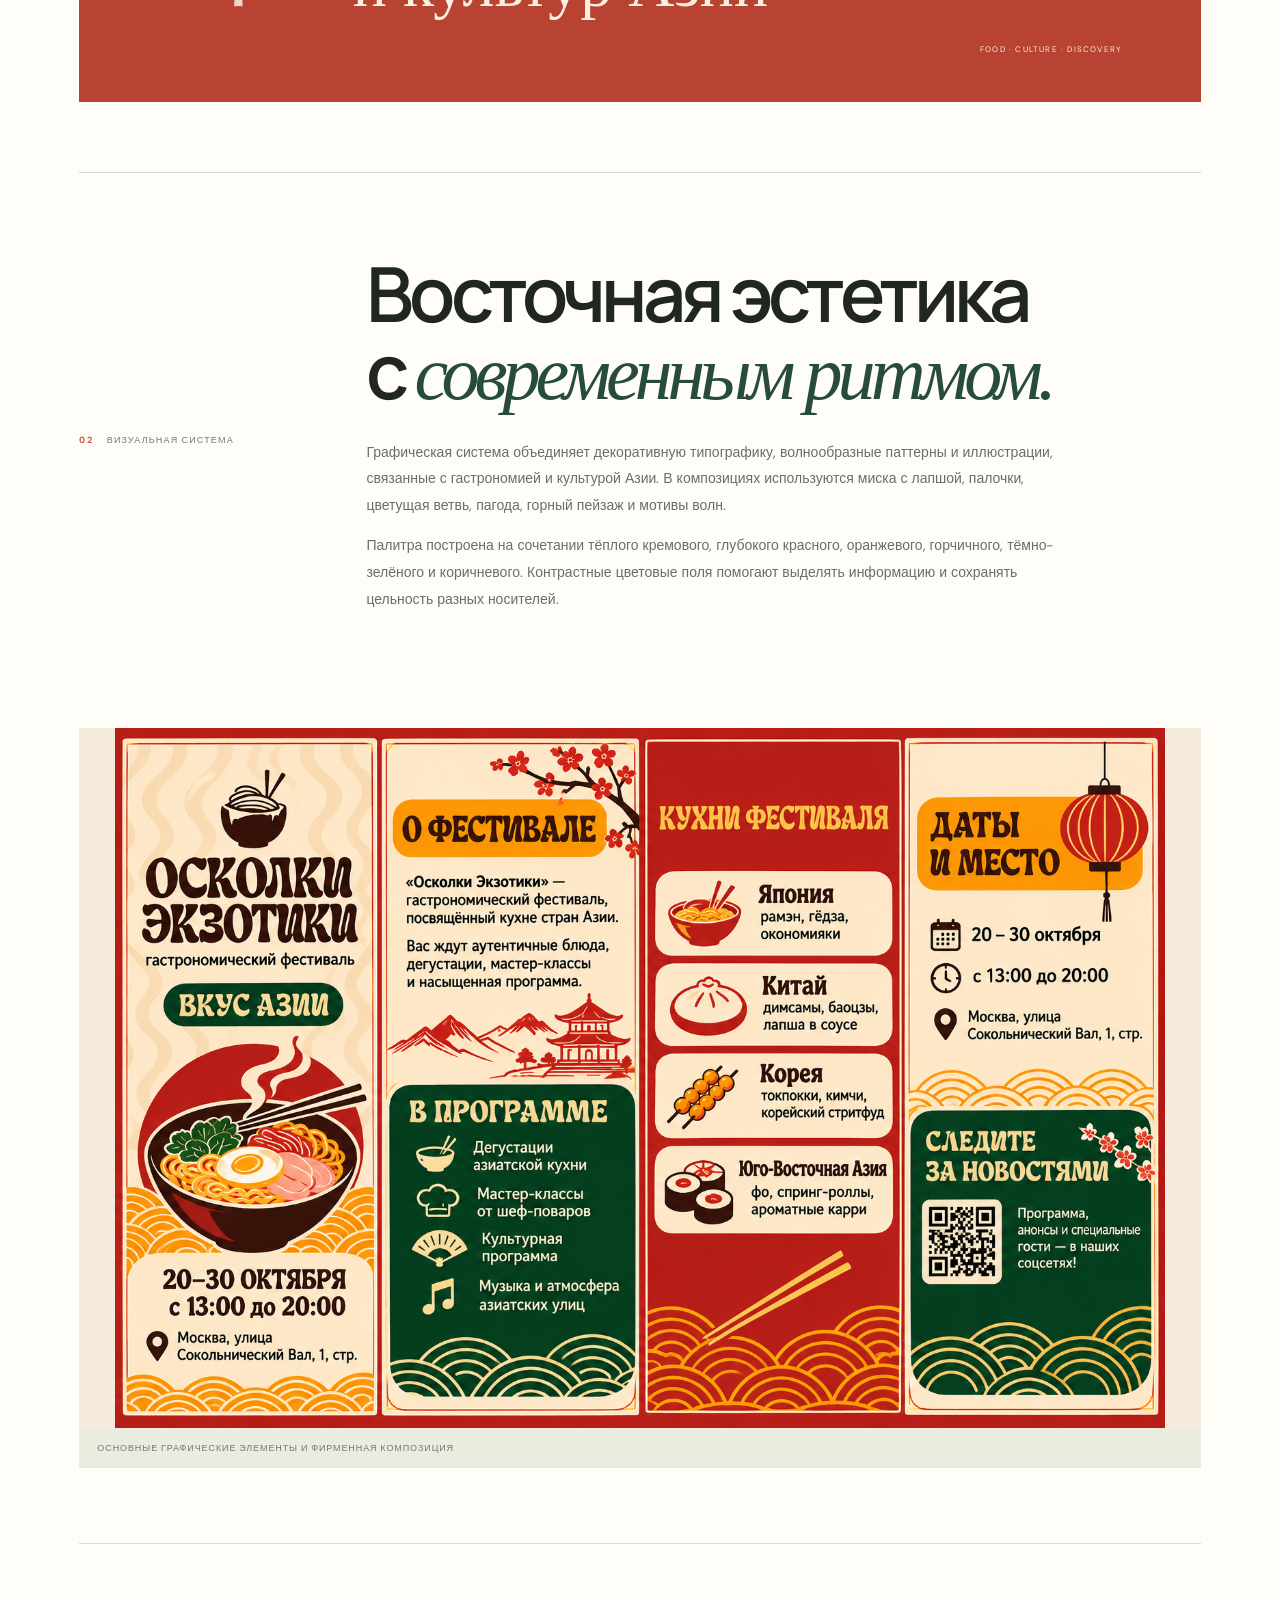
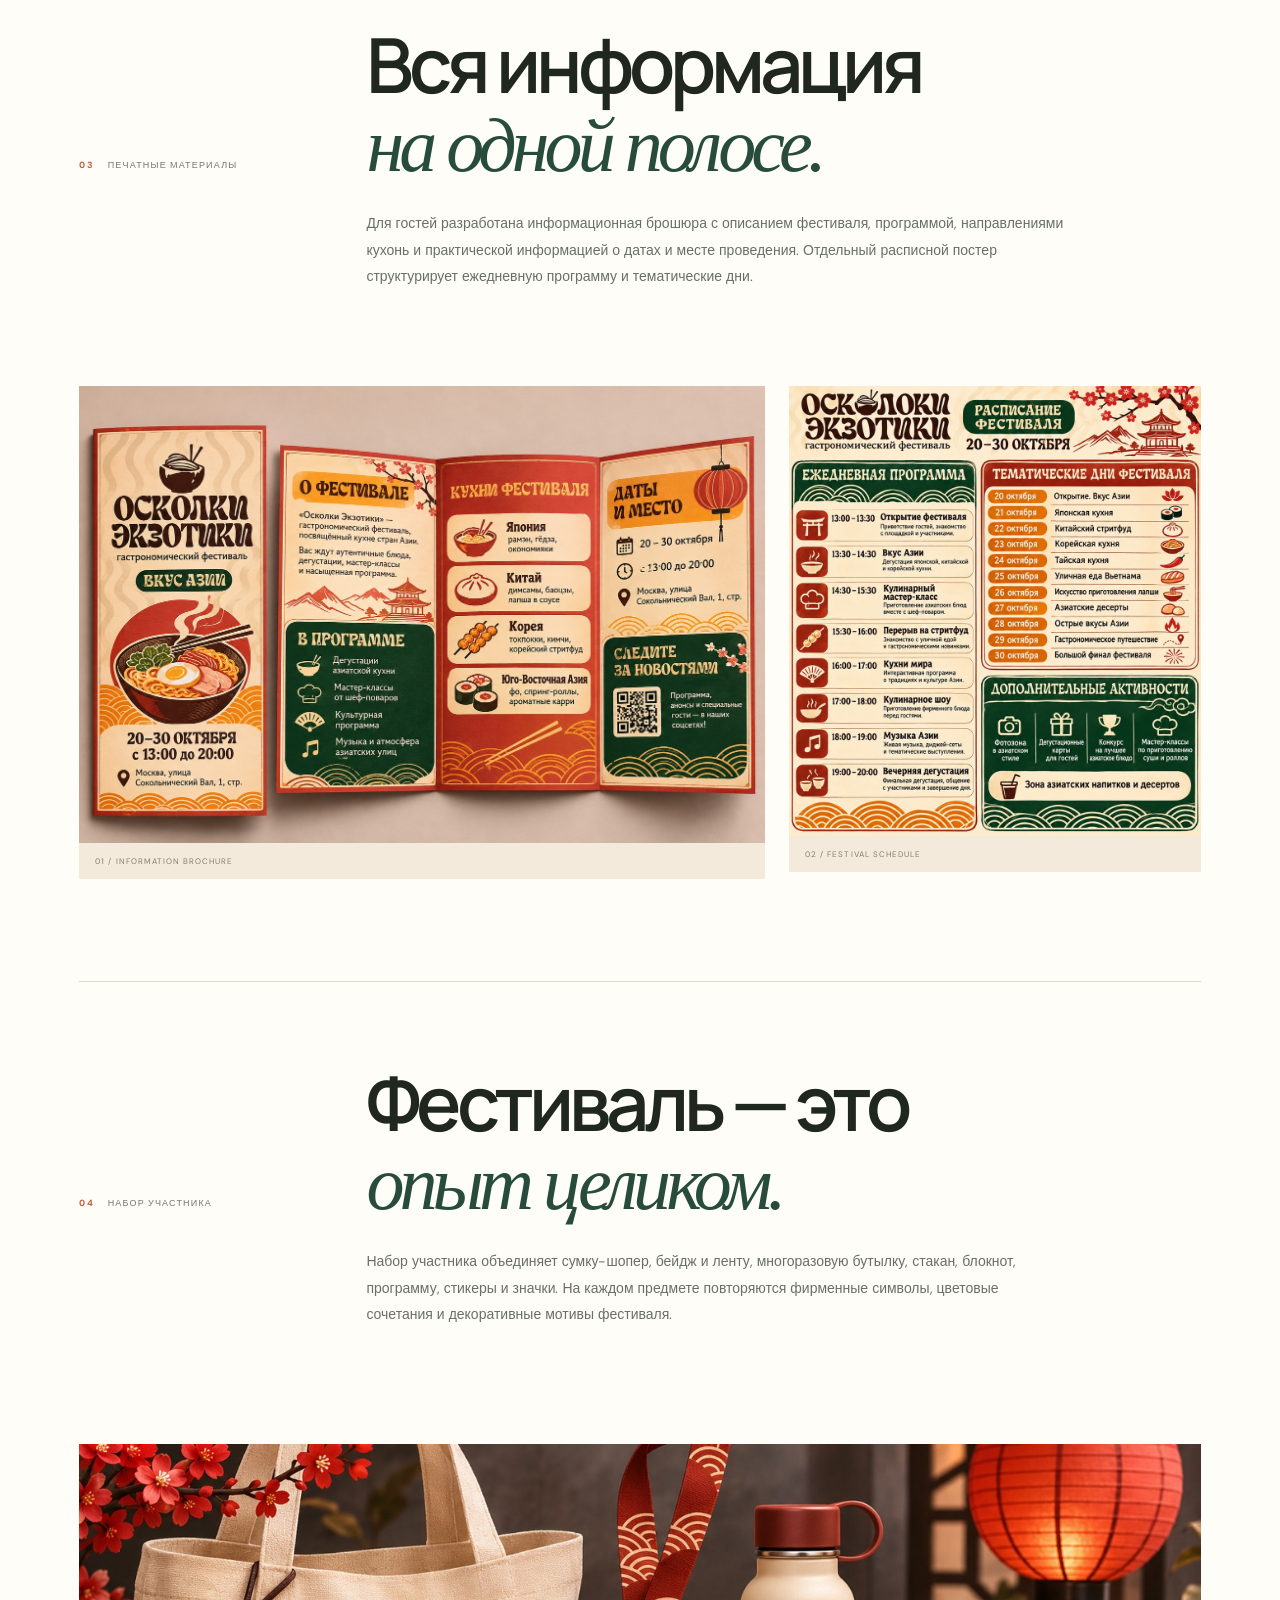
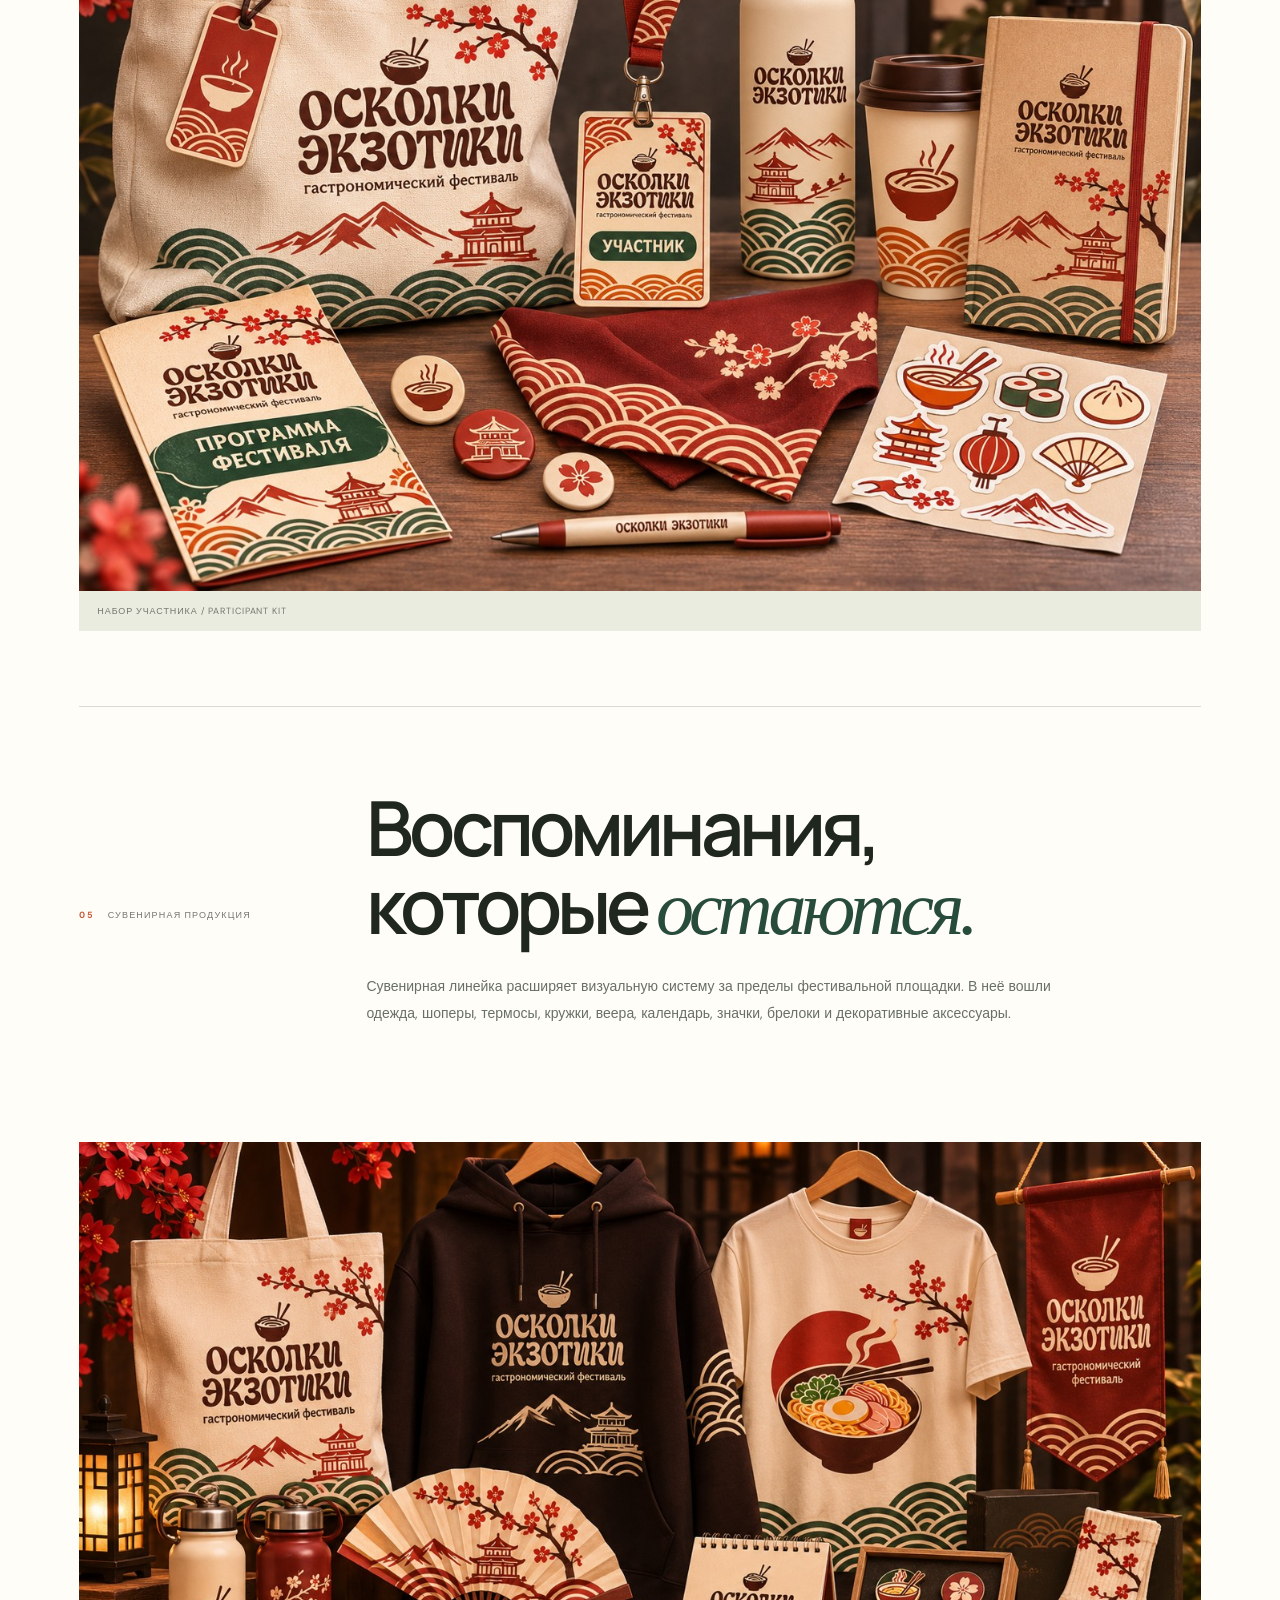
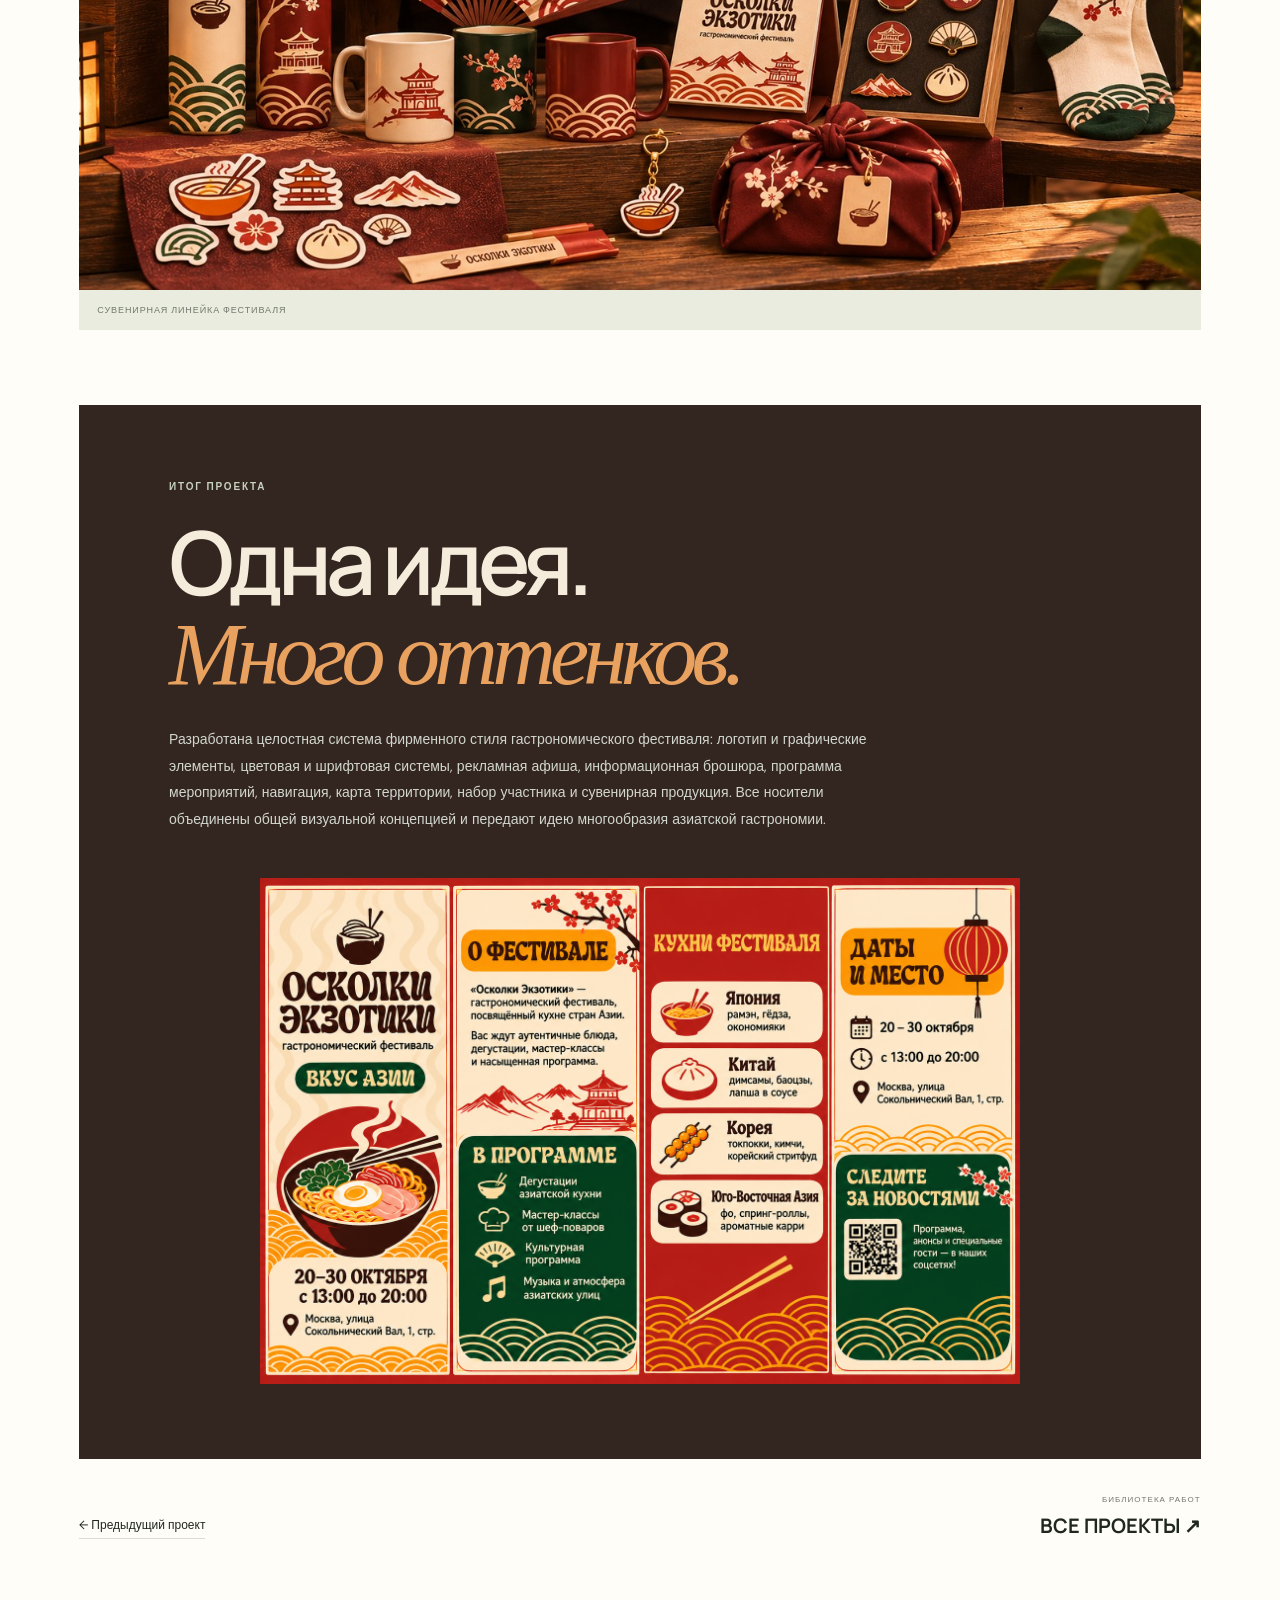
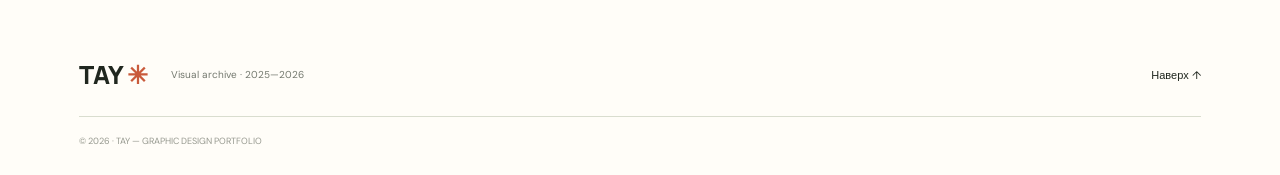
<file: oskolki.html>
<!doctype html>
<html lang="ru">
<head>
  <meta charset="UTF-8">
  <meta name="viewport" content="width=device-width, initial-scale=1.0">
  <meta name="description" content="Осколки экзотики — айдентика гастрономического фестиваля азиатской кухни. Проект Tay.">
  <title>Осколки экзотики — Case Study · Tay</title>
  <link rel="preconnect" href="https://fonts.googleapis.com">
  <link rel="preconnect" href="https://fonts.gstatic.com" crossorigin>
  <link href="https://fonts.googleapis.com/css2?family=DM+Sans:wght@400;500;600;700&family=Manrope:wght@400;500;600;700;800&display=swap" rel="stylesheet">
  <link rel="stylesheet" href="style.css">
  <link rel="stylesheet" href="case.css">
  <link rel="stylesheet" href="oskolki.css">
  <script src="script.js" defer></script>
</head>
<body>
<div class="page-shell oskolki-theme">
  <header class="topbar">
    <a class="wordmark" href="index.html">TAY<span>✳</span></a>
    <nav class="nav" aria-label="Main navigation">
      <a href="works.html" data-ru="Все работы" data-en="All works">Все работы</a>
      <a href="index.html#about" data-ru="Обо мне" data-en="About">Обо мне</a>
      <a href="index.html#contact" data-ru="Контакты" data-en="Contact">Контакты</a>
    </nav>
    <div class="header-right"><button class="lang-switch" type="button">RU / EN</button></div>
    <button class="menu-toggle" type="button" aria-label="Открыть меню" aria-expanded="false">☰</button>
  </header>
  <div class="header-subline"><span>INDEPENDENT DESIGNER</span><span>CASE STUDY · 003 / 2026</span></div>

  <main class="case-page">
    <section class="case-hero oskolki-hero">
      <div class="case-hero-copy">
        <p class="eyebrow"><span class="eyebrow-line"></span><span>03 / EVENT IDENTITY & EDITORIAL</span></p>
        <h1 class="oskolki-title">ОСКОЛКИ<br><em>ЭКЗОТИКИ</em><span>✳</span></h1>
        <p class="case-lead" data-ru="Фирменный стиль гастрономического фестиваля, объединяющего вкусы и кулинарные традиции стран Азии." data-en="A visual identity for a food festival bringing together the flavours and culinary traditions of Asia.">Фирменный стиль гастрономического фестиваля, объединяющего вкусы и кулинарные традиции стран Азии.</p>
        <div class="case-facts">
          <div><small data-ru="ТИП ПРОЕКТА" data-en="PROJECT TYPE">ТИП ПРОЕКТА</small><strong data-ru="Учебный проект" data-en="Academic project">Учебный проект</strong></div>
          <div><small data-ru="НАПРАВЛЕНИЕ" data-en="DISCIPLINE">НАПРАВЛЕНИЕ</small><strong>Event · Editorial</strong></div>
          <div><small data-ru="ГОД" data-en="YEAR">ГОД</small><strong>2026</strong></div>
        </div>
      </div>
      <div class="case-hero-image oskolki-cover"><img src="assets/oskolki/cover.jpg" alt="Фирменная графика гастрономического фестиваля Осколки экзотики"></div>
    </section>

    <section class="case-section">
      <div class="case-section-label"><span>01</span><span data-ru="КОНЦЕПЦИЯ" data-en="CONCEPT">КОНЦЕПЦИЯ</span></div>
      <div class="case-copy">
        <h2 data-ru="Разные культуры.<br><em>Один общий стол.</em>" data-en="Different cultures.<br><em>One shared table.</em>">Разные культуры.<br><em>Один общий стол.</em></h2>
        <p data-ru="«Осколки экзотики» — гастрономический фестиваль, посвящённый разнообразию азиатской кухни, кулинарным традициям и культуре разных стран Азии. В одном пространстве встречаются национальные блюда, необычные вкусы, ароматы и современные гастрономические направления." data-en="“Fragments of Exoticism” is a food festival dedicated to the diversity of Asian cuisine, culinary traditions and cultures. National dishes, unusual flavours, aromas and contemporary food directions come together in one place.">«Осколки экзотики» — гастрономический фестиваль, посвящённый разнообразию азиатской кухни, кулинарным традициям и культуре разных стран Азии. В одном пространстве встречаются национальные блюда, необычные вкусы, ароматы и современные гастрономические направления.</p>
        <p data-ru="Основой визуальной идентичности стал образ разбитой керамической миски с лапшой. Её фрагменты символизируют многообразие традиций, вкусов и национальных блюд, которые складываются в общую гастрономическую картину." data-en="The central visual metaphor is a broken ceramic noodle bowl. Its fragments symbolise the many traditions, flavours and national dishes that form one shared gastronomic picture.">Основой визуальной идентичности стал образ разбитой керамической миски с лапшой. Её фрагменты символизируют многообразие традиций, вкусов и национальных блюд, которые складываются в общую гастрономическую картину.</p>
      </div>
    </section>

    <section class="oskolki-statement">
      <div class="statement-mark">碎</div>
      <p data-ru="Мозаика вкусов<br>и культур Азии" data-en="A mosaic of Asian<br>flavours and cultures">Мозаика вкусов<br>и культур Азии</p>
      <span>FOOD · CULTURE · DISCOVERY</span>
    </section>

    <section class="case-section">
      <div class="case-section-label"><span>02</span><span data-ru="ВИЗУАЛЬНАЯ СИСТЕМА" data-en="VISUAL SYSTEM">ВИЗУАЛЬНАЯ СИСТЕМА</span></div>
      <div class="case-copy">
        <h2 data-ru="Восточная эстетика<br>с <em>современным ритмом.</em>" data-en="Eastern visual cues<br>with a <em>contemporary rhythm.</em>">Восточная эстетика<br>с <em>современным ритмом.</em></h2>
        <p data-ru="Графическая система объединяет декоративную типографику, волнообразные паттерны и иллюстрации, связанные с гастрономией и культурой Азии. В композициях используются миска с лапшой, палочки, цветущая ветвь, пагода, горный пейзаж и мотивы волн." data-en="The visual system combines expressive display typography, wave patterns and illustrations inspired by Asian food and culture. Its recurring motifs include a noodle bowl, chopsticks, flowering branches, pagodas, mountain landscapes and waves.">Графическая система объединяет декоративную типографику, волнообразные паттерны и иллюстрации, связанные с гастрономией и культурой Азии. В композициях используются миска с лапшой, палочки, цветущая ветвь, пагода, горный пейзаж и мотивы волн.</p>
        <p data-ru="Палитра построена на сочетании тёплого кремового, глубокого красного, оранжевого, горчичного, тёмно-зелёного и коричневого. Контрастные цветовые поля помогают выделять информацию и сохранять цельность разных носителей." data-en="The palette pairs warm cream with deep red, orange, mustard, dark green and brown. Contrasting colour fields organise information and keep the different applications visually connected.">Палитра построена на сочетании тёплого кремового, глубокого красного, оранжевого, горчичного, тёмно-зелёного и коричневого. Контрастные цветовые поля помогают выделять информацию и сохранять цельность разных носителей.</p>
      </div>
    </section>

    <section class="case-visual-break oskolki-identity">
      <img src="assets/oskolki/oskolki-identity.png" alt="Общий визуальный язык проекта Осколки экзотики">
      <p data-ru="Основные графические элементы и фирменная композиция" data-en="Core graphic elements and identity composition">Основные графические элементы и фирменная композиция</p>
    </section>

    <section class="case-section">
      <div class="case-section-label"><span>03</span><span data-ru="ПЕЧАТНЫЕ МАТЕРИАЛЫ" data-en="EDITORIAL DESIGN">ПЕЧАТНЫЕ МАТЕРИАЛЫ</span></div>
      <div class="case-copy">
        <h2 data-ru="Вся информация<br><em>на одной полосе.</em>" data-en="The festival story<br><em>in print.</em>">Вся информация<br><em>на одной полосе.</em></h2>
        <p data-ru="Для гостей разработана информационная брошюра с описанием фестиваля, программой, направлениями кухонь и практической информацией о датах и месте проведения. Отдельный расписной постер структурирует ежедневную программу и тематические дни." data-en="An information brochure introduces the festival, its programme, culinary regions and practical details. A dedicated schedule poster organises the daily events and themed festival days.">Для гостей разработана информационная брошюра с описанием фестиваля, программой, направлениями кухонь и практической информацией о датах и месте проведения. Отдельный расписной постер структурирует ежедневную программу и тематические дни.</p>
      </div>
    </section>
    <section class="oskolki-editorial-grid">
      <figure class="editorial-wide"><img src="assets/oskolki/brochure-preview.jpg" alt="Информационная брошюра фестиваля"><figcaption>01 / INFORMATION BROCHURE</figcaption></figure>
      <figure><img src="assets/oskolki/schedule-preview.jpg" alt="Расписание и программа фестиваля"><figcaption>02 / FESTIVAL SCHEDULE</figcaption></figure>
    </section>

    <section class="case-section">
      <div class="case-section-label"><span>04</span><span data-ru="НАБОР УЧАСТНИКА" data-en="PARTICIPANT KIT">НАБОР УЧАСТНИКА</span></div>
      <div class="case-copy">
        <h2 data-ru="Фестиваль — это<br><em>опыт целиком.</em>" data-en="A festival is<br><em>an entire experience.</em>">Фестиваль — это<br><em>опыт целиком.</em></h2>
        <p data-ru="Набор участника объединяет сумку-шопер, бейдж и ленту, многоразовую бутылку, стакан, блокнот, программу, стикеры и значки. На каждом предмете повторяются фирменные символы, цветовые сочетания и декоративные мотивы фестиваля." data-en="The participant kit brings together a tote bag, badge and lanyard, reusable bottle, cup, notebook, programme, stickers and pins. Each item repeats the festival’s symbols, colours and decorative motifs.">Набор участника объединяет сумку-шопер, бейдж и ленту, многоразовую бутылку, стакан, блокнот, программу, стикеры и значки. На каждом предмете повторяются фирменные символы, цветовые сочетания и декоративные мотивы фестиваля.</p>
      </div>
    </section>
    <section class="case-visual-break oskolki-kit">
      <img src="assets/oskolki/kit-preview.jpg" alt="Фирменный набор участника фестиваля Осколки экзотики">
      <p data-ru="Набор участника / Participant kit" data-en="Набор участника / Participant kit">Набор участника / Participant kit</p>
    </section>

    <section class="case-section">
      <div class="case-section-label"><span>05</span><span data-ru="СУВЕНИРНАЯ ПРОДУКЦИЯ" data-en="MERCHANDISE">СУВЕНИРНАЯ ПРОДУКЦИЯ</span></div>
      <div class="case-copy">
        <h2 data-ru="Воспоминания,<br>которые <em>остаются.</em>" data-en="Memories<br>to <em>take home.</em>">Воспоминания,<br>которые <em>остаются.</em></h2>
        <p data-ru="Сувенирная линейка расширяет визуальную систему за пределы фестивальной площадки. В неё вошли одежда, шоперы, термосы, кружки, веера, календарь, значки, брелоки и декоративные аксессуары." data-en="The merchandise range extends the identity beyond the festival grounds. It includes apparel, tote bags, thermoses, mugs, fans, a calendar, pins, keychains and decorative accessories.">Сувенирная линейка расширяет визуальную систему за пределы фестивальной площадки. В неё вошли одежда, шоперы, термосы, кружки, веера, календарь, значки, брелоки и декоративные аксессуары.</p>
      </div>
    </section>
    <section class="case-visual-break oskolki-merch">
      <img src="assets/oskolki/merch-preview.jpg" alt="Сувенирная продукция гастрономического фестиваля">
      <p data-ru="Сувенирная линейка фестиваля" data-en="Festival merchandise collection">Сувенирная линейка фестиваля</p>
    </section>

    <section class="case-outcome">
      <p class="eyebrow" data-ru="ИТОГ ПРОЕКТА" data-en="PROJECT OUTCOME">ИТОГ ПРОЕКТА</p>
      <h2 data-ru="Одна идея.<br><em>Много оттенков.</em>" data-en="One idea.<br><em>Many flavours.</em>">Одна идея.<br><em>Много оттенков.</em></h2>
      <p data-ru="Разработана целостная система фирменного стиля гастрономического фестиваля: логотип и графические элементы, цветовая и шрифтовая системы, рекламная афиша, информационная брошюра, программа мероприятий, навигация, карта территории, набор участника и сувенирная продукция. Все носители объединены общей визуальной концепцией и передают идею многообразия азиатской гастрономии." data-en="A complete festival identity system was developed: logo and graphic elements, colour and type systems, promotional poster, information brochure, event programme, navigation, site map, participant kit and merchandise. Every touchpoint is connected by one visual concept celebrating the diversity of Asian food culture.">Разработана целостная система фирменного стиля гастрономического фестиваля: логотип и графические элементы, цветовая и шрифтовая системы, рекламная афиша, информационная брошюра, программа мероприятий, навигация, карта территории, набор участника и сувенирная продукция. Все носители объединены общей визуальной концепцией и передают идею многообразия азиатской гастрономии.</p>
      <img src="assets/oskolki/oskolki-identity.png" alt="Фирменная система фестиваля Осколки экзотики">
    </section>

    <nav class="case-next">
      <a href="mur-i-gav.html" class="text-link" data-ru="← Предыдущий проект" data-en="← Previous project">← Предыдущий проект</a>
      <a href="works.html" class="next-project"><small data-ru="БИБЛИОТЕКА РАБОТ" data-en="WORKS ARCHIVE">БИБЛИОТЕКА РАБОТ</small><strong>ВСЕ ПРОЕКТЫ ↗</strong></a>
    </nav>
  </main>
  <footer class="footer"><a class="wordmark" href="index.html">TAY<span>✳</span></a><p>Visual archive · 2025—2026</p><a href="#">Наверх ↑</a><small>© 2026 · TAY — GRAPHIC DESIGN PORTFOLIO</small></footer>
</div>
</body>
</html>
</file>
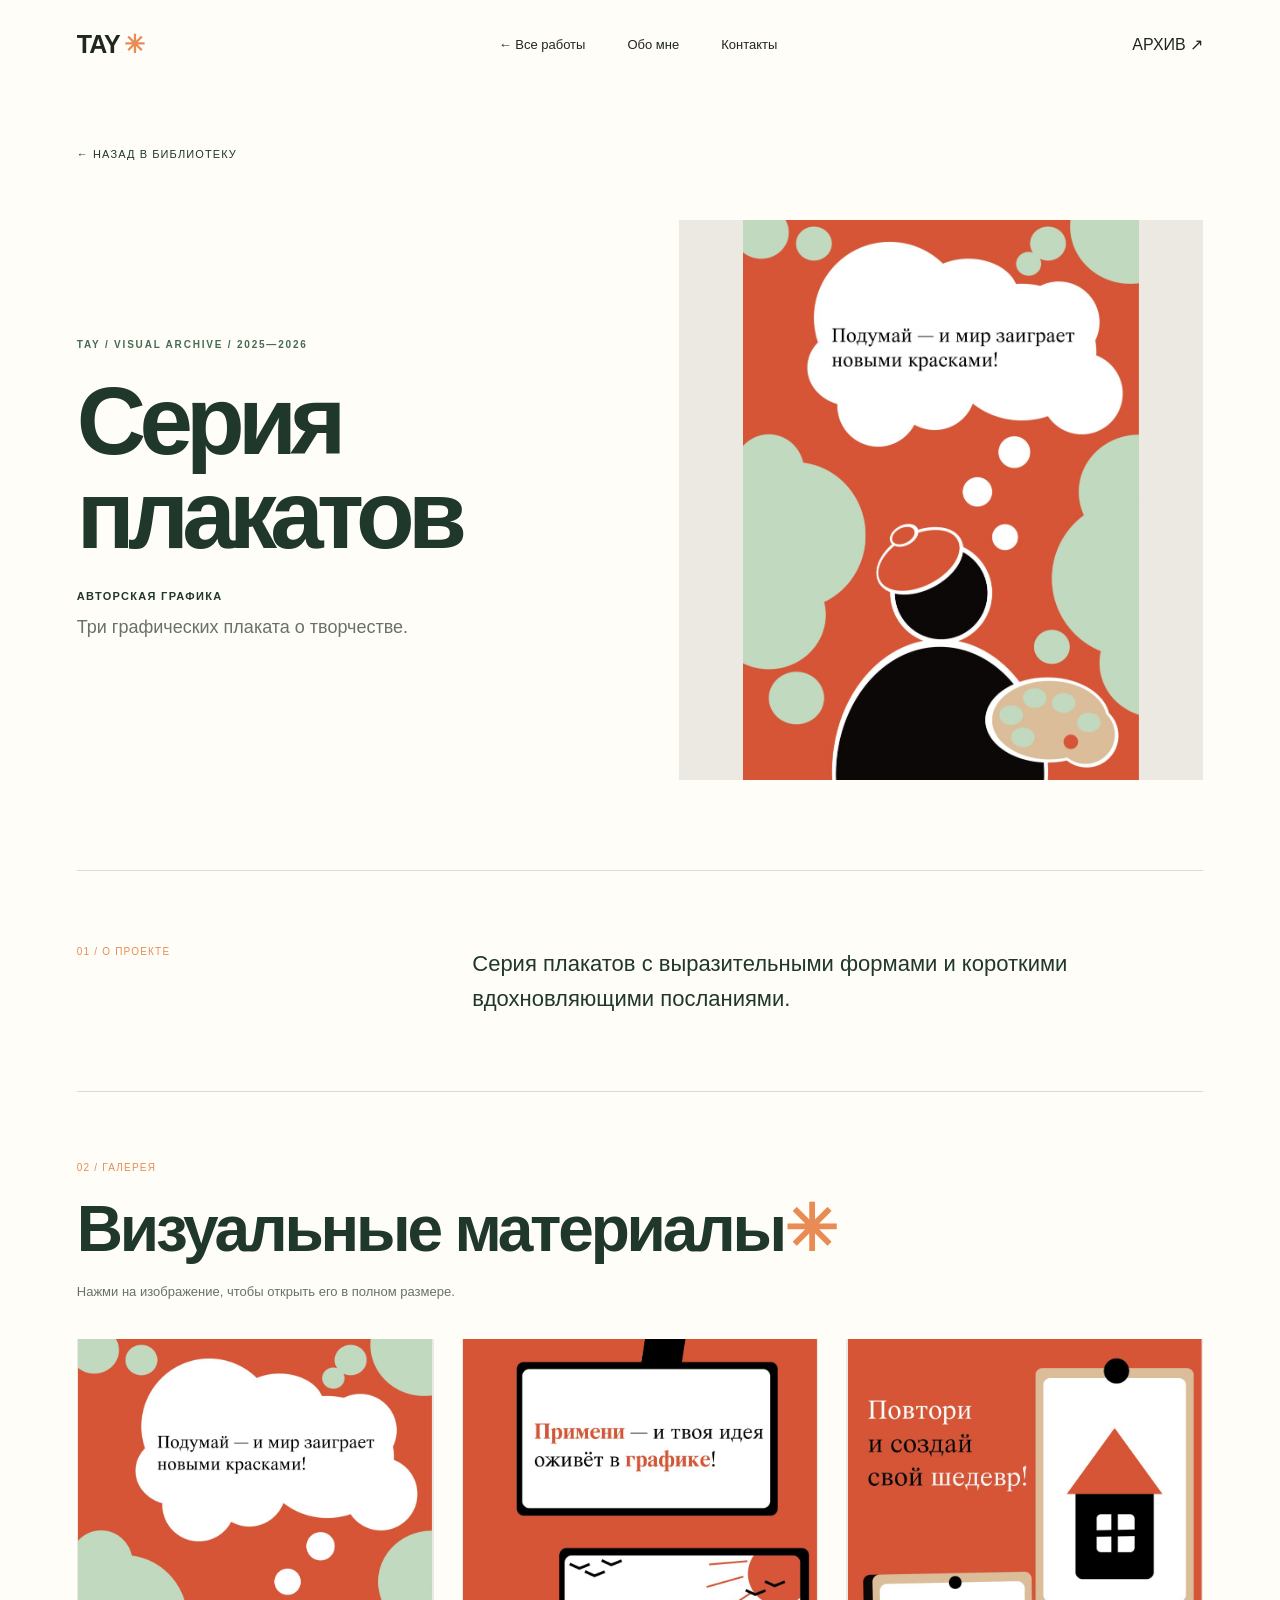
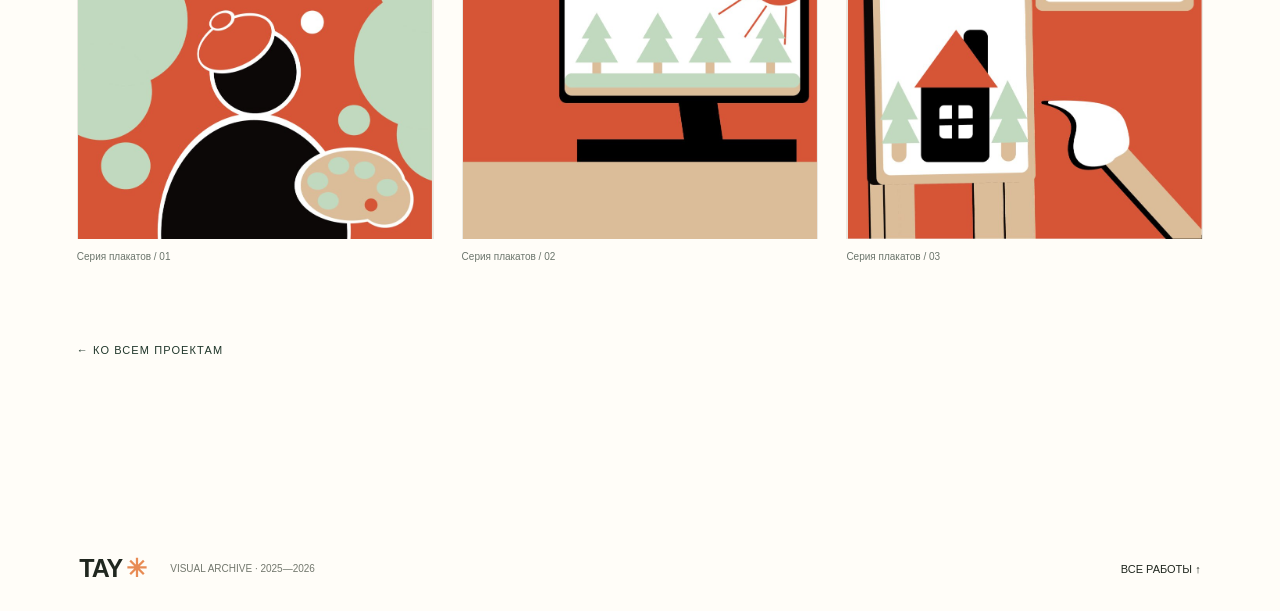
<file: poster-series.html>
<!doctype html><html lang="ru"><head><meta charset="utf-8"><meta name="viewport" content="width=device-width,initial-scale=1"><title>Серия плакатов — TAY</title><link rel="stylesheet" href="style.css"><link rel="stylesheet" href="archive-case.css"><script src="script.js" defer></script></head><body><div class="page-shell"><header class="topbar"><a class="wordmark" href="index.html">TAY<span>✳</span></a><nav class="nav"><a href="works.html">← Все работы</a><a href="index.html#about">Обо мне</a><a href="index.html#contact">Контакты</a></nav><div class="header-right"><a href="works.html">АРХИВ ↗</a></div></header><main class="small-case"><a class="back" href="works.html">← НАЗАД В БИБЛИОТЕКУ</a><div class="small-case-hero"><div><p class="eyebrow">TAY / VISUAL ARCHIVE / 2025—2026</p><h1>Серия плакатов</h1><p class="small-case-type">Авторская графика</p><p class="small-case-lead">Три графических плаката о творчестве.</p></div><img src="assets/archive/creative-poster-01.jpg" alt="Серия плакатов"></div><section class="small-case-about"><span>01 / О ПРОЕКТЕ</span><p>Серия плакатов с выразительными формами и короткими вдохновляющими посланиями.</p></section><section class="small-case-gallery"><div class="small-case-gallery-head"><span>02 / ГАЛЕРЕЯ</span><h2>Визуальные материалы<span>✳</span></h2><p>Нажми на изображение, чтобы открыть его в полном размере.</p></div><div class="small-case-images"><figure><a href="assets/archive/creative-poster-01.jpg" target="_blank" rel="noopener"><img loading="lazy" src="assets/archive/creative-poster-01.jpg" alt="Серия плакатов — работа 1"></a><figcaption>Серия плакатов / 01</figcaption></figure>
<figure><a href="assets/archive/creative-poster-02.jpg" target="_blank" rel="noopener"><img loading="lazy" src="assets/archive/creative-poster-02.jpg" alt="Серия плакатов — работа 2"></a><figcaption>Серия плакатов / 02</figcaption></figure>
<figure><a href="assets/archive/creative-poster-03.jpg" target="_blank" rel="noopener"><img loading="lazy" src="assets/archive/creative-poster-03.jpg" alt="Серия плакатов — работа 3"></a><figcaption>Серия плакатов / 03</figcaption></figure></div></section><a class="back bottom" href="works.html">← КО ВСЕМ ПРОЕКТАМ</a></main><footer class="footer"><a class="wordmark" href="index.html">TAY<span>✳</span></a><p>VISUAL ARCHIVE · 2025—2026</p><a href="works.html">ВСЕ РАБОТЫ ↑</a></footer></div></body></html>
</file>
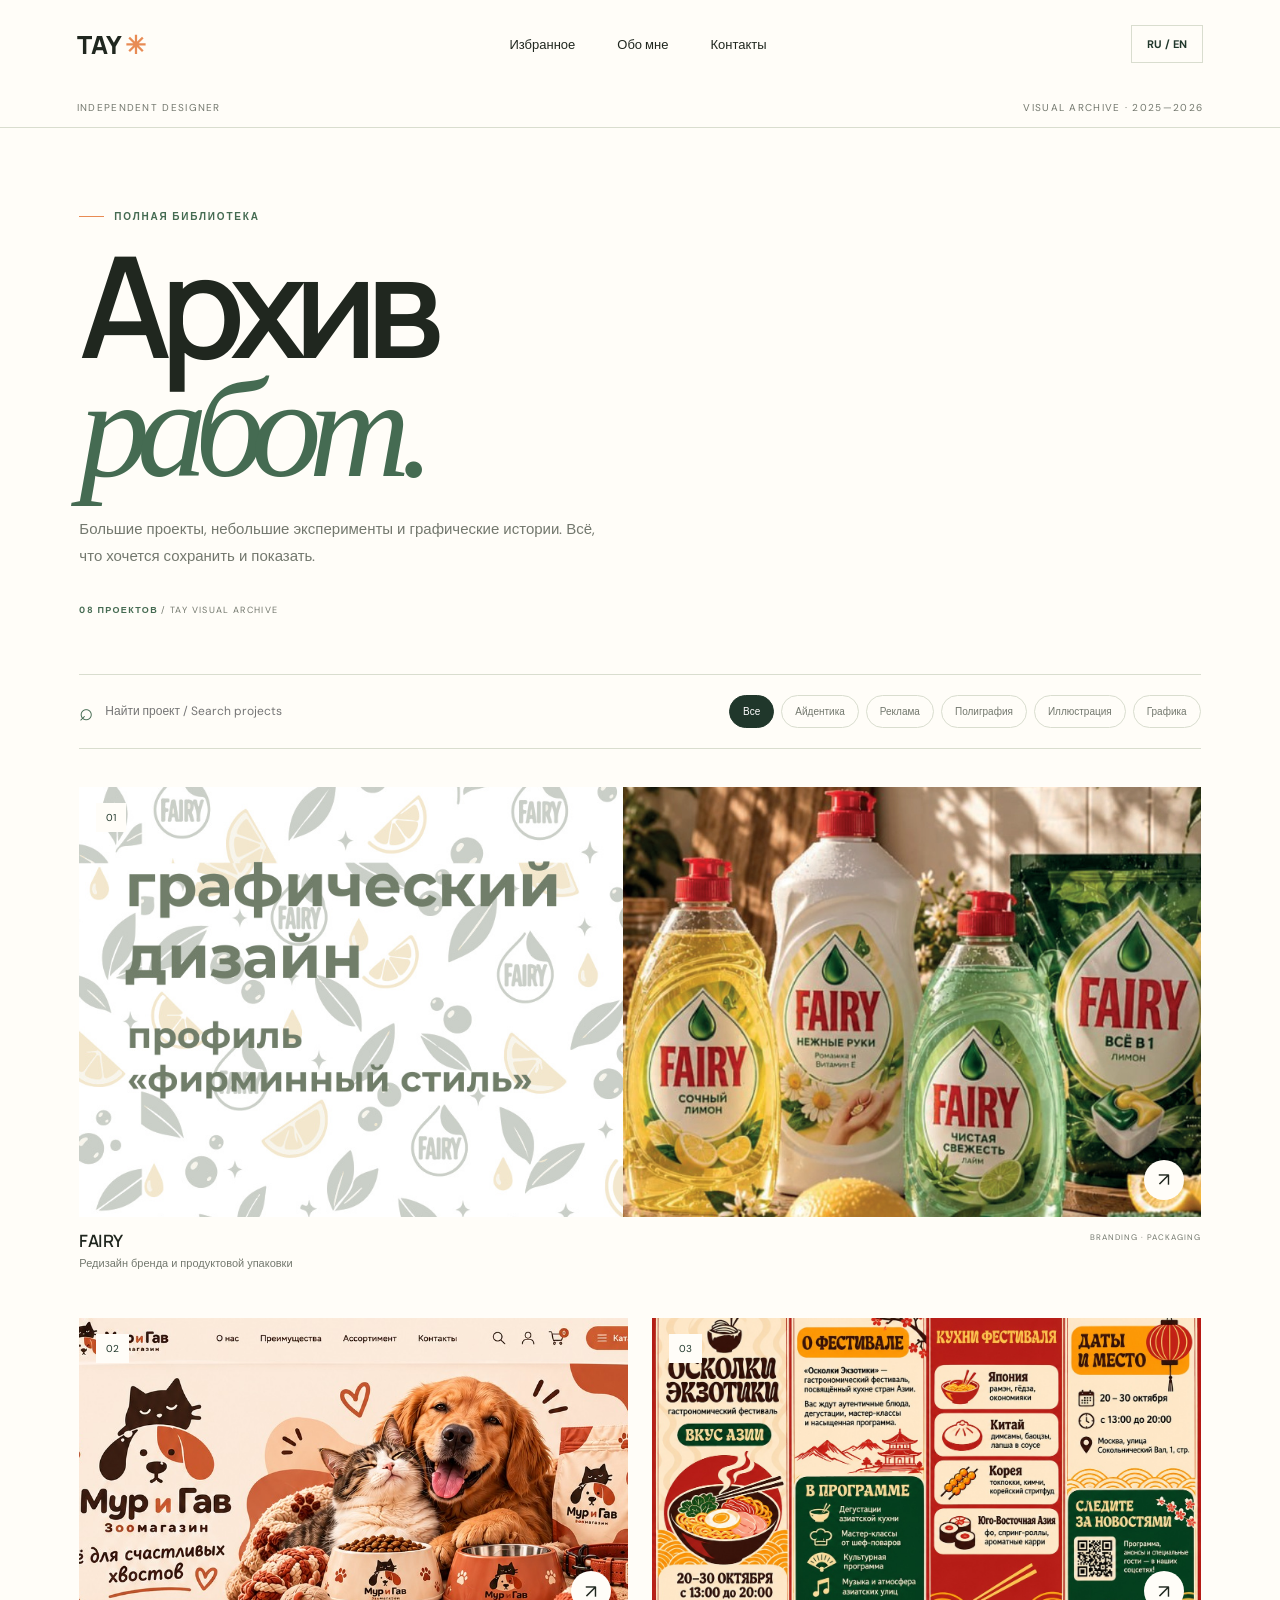
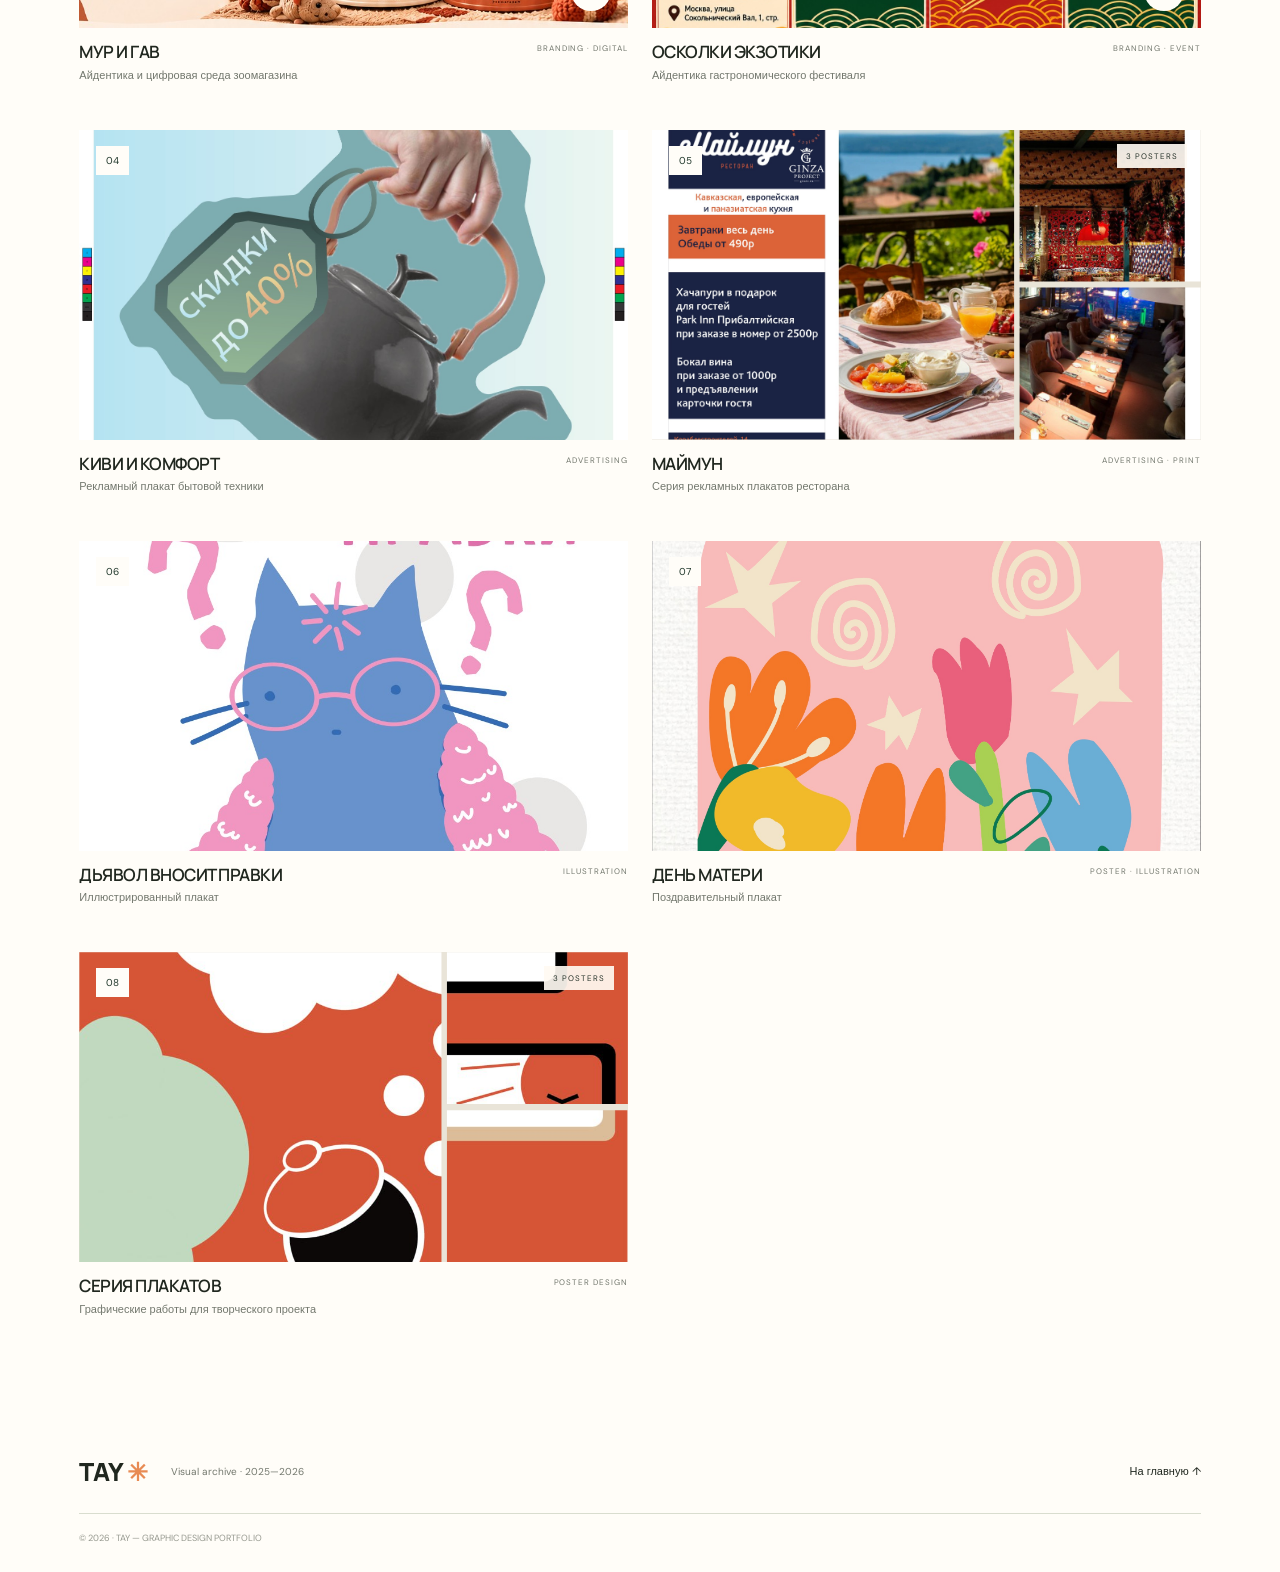
<file: works.html>
<!doctype html>
<html lang="ru">
<head>
  <meta charset="UTF-8">
  <meta name="viewport" content="width=device-width, initial-scale=1.0">
  <meta name="description" content="Библиотека проектов Tay — айдентика, реклама, полиграфия и авторская графика.">
  <title>Works Archive — Tay</title>
  <link rel="preconnect" href="https://fonts.googleapis.com">
  <link rel="preconnect" href="https://fonts.gstatic.com" crossorigin>
  <link href="https://fonts.googleapis.com/css2?family=DM+Sans:wght@400;500;600;700&family=Manrope:wght@400;500;600;700;800&display=swap" rel="stylesheet">
  <link rel="stylesheet" href="style.css">
  <link rel="stylesheet" href="works.css">
  <script src="script.js" defer></script>
</head>
<body>
<div class="page-shell">
  <header class="topbar">
    <a class="wordmark" href="index.html">TAY<span>✳</span></a>
    <nav class="nav" aria-label="Main navigation">
      <a href="index.html#work" data-ru="Избранное" data-en="Selected">Избранное</a>
      <a href="index.html#about" data-ru="Обо мне" data-en="About">Обо мне</a>
      <a href="index.html#contact" data-ru="Контакты" data-en="Contact">Контакты</a>
    </nav>
    <div class="header-right"><button class="lang-switch" type="button">RU / EN</button></div>
    <button class="menu-toggle" type="button" aria-label="Открыть меню" aria-expanded="false">☰</button>
  </header>
  <div class="header-subline"><span>INDEPENDENT DESIGNER</span><span>VISUAL ARCHIVE · 2025—2026</span></div>

  <main class="archive-page">
    <section class="archive-intro">
      <p class="eyebrow"><span class="eyebrow-line"></span><span data-ru="ПОЛНАЯ БИБЛИОТЕКА" data-en="FULL PROJECT LIBRARY">ПОЛНАЯ БИБЛИОТЕКА</span></p>
      <h1><span data-ru="Архив" data-en="Works">Архив</span><em data-ru="работ." data-en="archive.">работ.</em></h1>
      <p data-ru="Большие проекты, небольшие эксперименты и графические истории. Всё, что хочется сохранить и показать." data-en="Big projects, small experiments and visual stories. A collection of work worth keeping and sharing.">Большие проекты, небольшие эксперименты и графические истории. Всё, что хочется сохранить и показать.</p>
      <div class="archive-count"><strong data-ru="08 ПРОЕКТОВ" data-en="08 PROJECTS">08 ПРОЕКТОВ</strong><span> / TAY VISUAL ARCHIVE</span></div>
    </section>

    <section class="archive-tools">
      <label class="search-wrap"><span>⌕</span><input id="work-search" type="search" placeholder="Найти проект / Search projects" aria-label="Поиск проектов"></label>
      <div class="filters" role="group" aria-label="Фильтр проектов">
        <button class="filter-button active" data-filter="all" data-ru="Все" data-en="All">Все</button>
        <button class="filter-button" data-filter="branding" data-ru="Айдентика" data-en="Branding">Айдентика</button>
        <button class="filter-button" data-filter="advertising" data-ru="Реклама" data-en="Advertising">Реклама</button>
        <button class="filter-button" data-filter="print" data-ru="Полиграфия" data-en="Print">Полиграфия</button>
        <button class="filter-button" data-filter="illustration" data-ru="Иллюстрация" data-en="Illustration">Иллюстрация</button>
        <button class="filter-button" data-filter="graphic" data-ru="Графика" data-en="Graphic">Графика</button>
      </div>
    </section>

    <section class="archive-grid" id="archive-grid">
      <a class="archive-card archive-featured" id="fairy" href="fairy.html" data-category="branding print" data-search="fairy фейри редизайн фирменный стиль упаковка бытовая химия">
        <div class="archive-image"><img src="assets/fairy/cover.jpg" alt="Fairy — редизайн фирменного стиля и упаковки"><span>01</span><b>↗</b></div>
        <div class="archive-meta"><div><h2>FAIRY</h2><p data-ru="Редизайн бренда и продуктовой упаковки" data-en="Brand and product packaging redesign">Редизайн бренда и продуктовой упаковки</p></div><small>BRANDING · PACKAGING</small></div>
      </a>

      <a class="archive-card" id="mur-i-gav" href="mur-i-gav.html" data-category="branding digital" data-search="мур и гав зоомагазин логотип упаковка сайт">
        <div class="archive-image"><img src="assets/mur-i-gav/cover.jpg" alt="Мур и Гав — визуальная концепция зоомагазина"><span>02</span><b>↗</b></div>
        <div class="archive-meta"><div><h2>МУР И ГАВ</h2><p data-ru="Айдентика и цифровая среда зоомагазина" data-en="Pet shop identity and digital experience">Айдентика и цифровая среда зоомагазина</p></div><small>BRANDING · DIGITAL</small></div>
      </a>

      <a class="archive-card" id="oskolki" href="oskolki.html" data-category="branding advertising print graphic" data-search="осколки экзотики гастрономический фестиваль азиатская кухня афиша брошюра мерч">
        <div class="archive-image"><img src="assets/oskolki/cover.jpg" alt="Осколки экзотики — айдентика гастрономического фестиваля"><span>03</span><b>↗</b></div>
        <div class="archive-meta"><div><h2>ОСКОЛКИ ЭКЗОТИКИ</h2><p data-ru="Айдентика гастрономического фестиваля" data-en="Food festival visual identity">Айдентика гастрономического фестиваля</p></div><small>BRANDING · EVENT</small></div>
      </a>

      <a href="kiwi-comfort.html" class="archive-card" data-category="advertising print" data-search="киви и комфорт рекламный плакат чайник бытовые приборы техника">
        <div class="archive-image"><img src="assets/archive/kiwi-comfort.jpg" alt="Рекламный плакат Киви и Комфорт"><span>04</span></div>
        <div class="archive-meta"><div><h2>КИВИ И КОМФОРТ</h2><p data-ru="Рекламный плакат бытовой техники" data-en="Home appliance advertising poster">Рекламный плакат бытовой техники</p></div><small>ADVERTISING</small></div>
      </a>

      <a href="maymun.html" class="archive-card" data-category="advertising print" data-search="маймун ресторан ресторанные плакаты меню реклама">
        <div class="archive-image maymun-stack">
          <img src="assets/archive/maymun-01.jpg" alt="Рекламный плакат ресторана Маймун — вариант 1">
          <img src="assets/archive/maymun-02.jpg" alt="Рекламный плакат ресторана Маймун — вариант 2">
          <img src="assets/archive/maymun-03.jpg" alt="Рекламный плакат ресторана Маймун — вариант 3">
          <span>05</span><i>3 POSTERS</i>
        </div>
        <div class="archive-meta"><div><h2>МАЙМУН</h2><p data-ru="Серия рекламных плакатов ресторана" data-en="Restaurant advertising poster series">Серия рекламных плакатов ресторана</p></div><small>ADVERTISING · PRINT</small></div>
      </a>

      <a href="devil-revisions.html" class="archive-card" data-category="illustration graphic" data-search="дьявол вносит правки иллюстрация плакат кот дизайнер">
        <div class="archive-image"><img src="assets/archive/devil-revisions.jpg" alt="Иллюстрированный плакат Дьявол вносит правки"><span>06</span></div>
        <div class="archive-meta"><div><h2>ДЬЯВОЛ ВНОСИТ ПРАВКИ</h2><p data-ru="Иллюстрированный плакат" data-en="Illustrated poster">Иллюстрированный плакат</p></div><small>ILLUSTRATION</small></div>
      </a>

      <a href="mothers-day.html" class="archive-card" data-category="illustration print" data-search="день матери открытка поздравительный плакат 30 ноября">
        <div class="archive-image"><img src="assets/archive/mothers-day.jpg" alt="Плакат ко Дню матери"><span>07</span></div>
        <div class="archive-meta"><div><h2>ДЕНЬ МАТЕРИ</h2><p data-ru="Поздравительный плакат" data-en="Mother’s Day poster">Поздравительный плакат</p></div><small>POSTER · ILLUSTRATION</small></div>
      </a>

      <a href="poster-series.html" class="archive-card" data-category="graphic illustration print" data-search="серия авторских плакатов творческая мастерская графика примени повтори подумай краски">
        <div class="archive-image poster-stack">
          <img src="assets/archive/creative-poster-01.jpg" alt="Плакат Подумай — и мир заиграет новыми красками">
          <img src="assets/archive/creative-poster-02.jpg" alt="Плакат Примени — и твоя идея оживёт в графике">
          <img src="assets/archive/creative-poster-03.jpg" alt="Плакат Повтори и создай свой шедевр">
          <span>08</span><i>3 POSTERS</i>
        </div>
        <div class="archive-meta"><div><h2>СЕРИЯ ПЛАКАТОВ</h2><p data-ru="Графические работы для творческого проекта" data-en="Graphic posters for a creative project">Графические работы для творческого проекта</p></div><small>POSTER DESIGN</small></div>
      </a>
    </section>
    <p class="archive-empty" hidden data-ru="Ничего не найдено. Попробуй изменить запрос или категорию." data-en="No projects found. Try another search or category.">Ничего не найдено. Попробуй изменить запрос или категорию.</p>
  </main>
  <footer class="footer"><a class="wordmark" href="index.html">TAY<span>✳</span></a><p>Visual archive · 2025—2026</p><a href="index.html">На главную ↑</a><small>© 2026 · TAY — GRAPHIC DESIGN PORTFOLIO</small></footer>
</div>
</body>
</html>
</file>
<file: style.css>
/* Core styles */
:root{--cream:#f6f1e7;--paper:#fffdf8;--green:#456b52;--deep:#20372b;--orange:#e88b54;--lilac:#d9d1e5;--ink:#20271f;--muted:#73786e;--line:#d9ddcf;--sans:'DM Sans',sans-serif;--display:'Manrope',sans-serif}
*{box-sizing:border-box}
html{scroll-behavior:smooth}
body{margin:0;background:var(--cream);color:var(--ink);font-family:var(--sans);-webkit-font-smoothing:antialiased}
.page-shell{max-width:1600px;margin:0 auto;overflow:hidden;background:var(--paper);min-height:100vh}
a{color:inherit;text-decoration:none}
button,input{font:inherit}
.topbar{min-height:88px;padding:0 6%;display:flex;align-items:center;justify-content:space-between;gap:24px}
.wordmark{font:800 25px var(--display);letter-spacing:-1px;white-space:nowrap}
.wordmark span{color:var(--orange);margin-left:4px}
.nav{display:flex;justify-content:center;gap:42px;font-size:13px}
.nav a{white-space:nowrap;transition:opacity .2s}
.nav a:hover{opacity:.55}
.header-right{flex-shrink:0}
.lang-switch{background:transparent;border:1px solid var(--line);padding:11px 15px;font-size:11px;font-weight:700;cursor:pointer;color:var(--deep);transition:background .2s,color .2s}
.lang-switch:hover{background:var(--deep);color:var(--cream)}
.menu-toggle{display:none;border:0;background:none;font-size:24px;cursor:pointer}
.header-subline{display:flex;justify-content:space-between;padding:13px 6%;border-bottom:1px solid var(--line);font-size:10px;letter-spacing:.13em;color:var(--muted)}
.hero{padding:76px 6.2% 86px;display:grid;grid-template-columns:1.02fr .98fr;gap:5%;align-items:center;min-height:620px}
.eyebrow{font-size:10px;font-weight:700;letter-spacing:1.8px;color:var(--green);margin:0 0 24px;display:flex;align-items:center;gap:10px}
.eyebrow-line{width:25px;height:1px;background:var(--orange)}
h1,h2,h3,p{margin-top:0}
h1,h2{font-family:var(--display);letter-spacing:-.065em;font-weight:600}
.hero-title{font-size:clamp(65px,7.2vw,104px);line-height:.96;letter-spacing:-.075em;font-weight:800;margin-bottom:32px}
.hero-title em{font-family:Georgia,serif;font-size:.72em;letter-spacing:-.065em;font-weight:400;color:var(--green)}
.hero-title .hero-last-line{display:block;white-space:nowrap;font-size:.9em;letter-spacing:-.075em;line-height:1.05;color:var(--green)}
.hero-star{display:inline-block;color:var(--orange);font-size:.35em;vertical-align:top;margin-left:8px;animation:taySpin 18s linear infinite}
@keyframes taySpin{to{transform:rotate(360deg)}}
.hero-text{max-width:440px;color:#686d63;font-size:15px;line-height:1.8}
.hero-actions{display:flex;align-items:center;gap:24px;margin-top:32px}
.button{display:inline-flex;align-items:center;justify-content:center;gap:22px;padding:16px 21px;font-size:12px;font-weight:600;transition:transform .2s,background .2s}
.button:hover{transform:translateY(-3px)}
.button-dark{background:var(--deep);color:white}
.button-dark span,.button-light span{font-size:18px}
.text-link{font-size:12px;border-bottom:1px solid var(--line);padding-bottom:5px}
.hero-note{display:flex;align-items:center;gap:12px;margin-top:60px;color:var(--muted);font-size:10px;line-height:1.6}
.note-star{font-size:29px;color:var(--orange)}
.hero-art{height:440px;position:relative;background:#e8ecdf;overflow:hidden;border:1px solid var(--line)}
.shape{position:absolute}
.shape-cream{width:60%;height:77%;background:var(--cream);border-radius:48% 52% 0 0;left:13%;bottom:-12%;transform:rotate(-19deg)}
.shape-green{width:48%;height:66%;background:var(--green);border-radius:48% 52% 48% 52%;right:5%;top:15%;transform:rotate(24deg)}
.shape-orange{width:30%;aspect-ratio:1;border-radius:50%;background:var(--orange);left:24%;top:14%;mix-blend-mode:multiply}
.shape-lilac{width:30%;height:20%;border-radius:50%;background:var(--lilac);left:39%;bottom:13%;transform:rotate(-30deg)}
.art-sun{position:absolute;right:16%;top:10%;font-size:53px;color:var(--paper);z-index:2}
.art-caption{position:absolute;left:9%;top:40%;font:800 clamp(26px,3vw,42px)/.92 var(--display);letter-spacing:-2px;color:var(--deep);z-index:3;transform:rotate(-8deg)}
.art-label{position:absolute;font-size:8px;letter-spacing:1.5px;color:var(--deep);z-index:4}
.label-top{top:20px;left:22px}.label-bottom{bottom:20px;right:22px}
.ticker{background:var(--green);color:var(--cream);padding:17px 0;overflow:hidden;white-space:nowrap;font-size:11px;font-weight:600;letter-spacing:2px}
.ticker div{width:max-content;animation:marquee 28s linear infinite}
.ticker span{color:#f1a16d;padding:0 26px}
@keyframes marquee{to{transform:translateX(-35%)}}
.section{padding:105px 6.2%}
.section-heading{display:flex;align-items:end;justify-content:space-between;margin-bottom:42px}
.section-heading .eyebrow{margin-bottom:14px}
h2{font-size:clamp(38px,5vw,62px);line-height:1.08;margin-bottom:0}
h2 span{color:var(--green)}
.section-intro{font-size:12px;line-height:1.7;color:var(--muted);margin-bottom:5px}
.featured-grid{display:grid;grid-template-columns:1.15fr .85fr;gap:44px 26px;align-items:start}
.featured-card{display:block;min-width:0}
.featured-card:first-child{grid-column:span 2}
.featured-image{height:390px;position:relative;overflow:hidden;background:#e8ecdf}
.featured-card:not(:first-child) .featured-image{height:320px}
.featured-image img{width:100%;height:100%;object-fit:cover;display:block;transition:transform .6s cubic-bezier(.2,.7,.2,1)}
.featured-card:hover .featured-image img{transform:scale(1.035)}
.featured-number{position:absolute;top:18px;left:20px;font-size:11px;letter-spacing:.12em;color:var(--deep);background:var(--paper);padding:8px 10px}
.featured-open{position:absolute;right:18px;bottom:18px;width:42px;height:42px;border-radius:50%;background:var(--paper);display:grid;place-items:center;font-size:20px}
.featured-card .project-meta{display:flex;justify-content:space-between;align-items:start;padding-top:17px;gap:14px}
.project-meta h3{font:700 19px var(--display);letter-spacing:-.5px;margin-bottom:7px}
.project-meta p{font-size:11px;color:var(--muted);margin:0}
.project-category{font-size:8px;letter-spacing:1.2px;color:var(--muted);text-align:right}
.all-works-row{margin-top:70px;padding:28px 0;border-top:1px solid var(--line);border-bottom:1px solid var(--line);display:flex;justify-content:space-between;align-items:center;gap:25px}
.all-works-row p{font-size:13px;color:var(--muted);margin:7px 0 0;max-width:470px;line-height:1.6}
.archive-kicker{font-size:9px;letter-spacing:.15em;color:var(--green);font-weight:700}
.about{background:var(--cream);display:grid;grid-template-columns:.32fr 1fr;gap:5%;align-items:start}
.about-mark{font-size:80px;color:var(--orange);line-height:1}
.about-content h2{max-width:720px;margin-bottom:24px}
.about-content>p:not(.eyebrow){max-width:620px;color:#686d63;line-height:1.85;font-size:14px}
.skill-tags{display:flex;flex-wrap:wrap;gap:8px;margin-top:28px}
.skill-tags span{border:1px solid #d2d7c9;padding:9px 13px;border-radius:50px;font-size:10px;color:var(--green)}
.contact{position:relative;background:var(--deep);color:var(--cream);text-align:center;padding-top:105px;padding-bottom:110px;overflow:hidden}
.contact .eyebrow{color:#c2d0b7;justify-content:center}
.contact h2{font-size:clamp(48px,7vw,82px);margin-bottom:23px}
.contact h2 em{color:#f0a16d}
.contact>p:not(.eyebrow){color:#c1c8bd;font-size:13px;margin-bottom:27px}
.button-light{background:var(--cream);color:var(--deep)}
.contact-doodle{position:absolute;right:12%;top:16%;font-size:85px;color:#e88b54;opacity:.75;transform:rotate(15deg)}
.footer{padding:28px 6.2%;display:flex;align-items:center;gap:24px;flex-wrap:wrap}
.footer p{font-size:10px;color:var(--muted);margin:0 auto 0 0}
.footer>a:last-of-type{font-size:11px}
.footer small{width:100%;padding-top:18px;border-top:1px solid var(--line);font-size:9px;color:#96998f}
@media(min-width:1200px){.hero{padding-top:95px;padding-bottom:95px}.hero-art{height:500px}.section{padding-top:125px;padding-bottom:125px}}
@media(max-width:760px){
 .topbar{min-height:70px;padding:0 6%}.nav{display:none}.menu-toggle{display:block;margin-left:auto}
 .nav.open{display:flex;position:absolute;top:70px;left:0;right:0;background:var(--paper);z-index:10;padding:22px 6%;flex-direction:column;gap:18px;border-bottom:1px solid var(--line)}
 .header-subline{padding:12px 4%;font-size:8px}
 .hero{padding:54px 6% 60px;grid-template-columns:1fr;gap:42px;min-height:auto}.hero-art{height:340px;grid-row:1}.hero-copy{grid-row:2}
 .hero-title{font-size:clamp(48px,12vw,72px)}.hero-title .hero-last-line{font-size:.78em;white-space:normal}
 .hero-note{margin-top:38px}.section{padding:72px 6%}
 .section-heading{align-items:start;gap:20px;flex-direction:column}
 .featured-grid{grid-template-columns:1fr;gap:34px}.featured-card:first-child{grid-column:auto}
 .featured-image,.featured-card:not(:first-child) .featured-image{height:280px}
 .all-works-row{align-items:flex-start;flex-direction:column}
 .about{grid-template-columns:1fr;gap:20px}.about-mark{font-size:52px}
 .contact-doodle{right:5%;top:7%;font-size:48px}.contact{padding-top:80px;padding-bottom:85px}
 .footer{gap:15px}.footer p{width:calc(100% - 80px);flex:1}.footer>a:last-of-type{margin-left:auto}
}
@media(max-width:430px){.hero-actions{align-items:flex-start;flex-direction:column;gap:18px}.hero-art{height:300px}.header-subline span{font-size:7px}}


/* Portfolio-wide polish: transitions, reveal motion, responsive details and lightbox */
html{scroll-behavior:smooth}
body{animation:tayPageIn .45s ease both}
@keyframes tayPageIn{from{opacity:.72}to{opacity:1}}
a,button{ -webkit-tap-highlight-color:transparent}
a:focus-visible,button:focus-visible,input:focus-visible{outline:2px solid var(--orange);outline-offset:4px}
.reveal-ready{opacity:0;transform:translateY(22px);transition:opacity .7s ease,transform .7s cubic-bezier(.2,.7,.2,1);transition-delay:var(--reveal-delay,0ms)}
.reveal-ready.is-visible{opacity:1;transform:translateY(0)}
.featured-card,.archive-card,.gallery-item,.small-case-images figure{transition:transform .35s ease}
.archive-card[hidden]{display:none!important}
.archive-card:not(a) .archive-image{cursor:default}
.lightbox-trigger{cursor:zoom-in}
.tay-lightbox{width:min(94vw,1250px);height:min(92vh,900px);max-width:none;max-height:none;padding:55px 76px 45px;border:0;background:rgba(22,27,23,.97);color:#fffdf8;overflow:visible}
.tay-lightbox::backdrop{background:rgba(12,16,13,.88);backdrop-filter:blur(7px)}
.tay-lightbox figure{height:100%;margin:0;display:flex;flex-direction:column;align-items:center;justify-content:center;gap:15px}
.tay-lightbox figure img{max-width:100%;max-height:calc(100% - 35px);object-fit:contain}
.tay-lightbox figcaption{font-size:11px;letter-spacing:.08em;color:#d9ddcf;text-align:center}
.tay-lightbox button{position:absolute;border:1px solid rgba(255,255,255,.3);background:rgba(255,255,255,.08);color:white;cursor:pointer;display:grid;place-items:center}
.lightbox-close{top:14px;right:16px;width:42px;height:42px;border-radius:50%;font-size:28px}
.lightbox-prev,.lightbox-next{top:50%;width:44px;height:60px;transform:translateY(-50%);font-size:38px}
.lightbox-prev{left:14px}.lightbox-next{right:14px}
.lightbox-counter{position:absolute;bottom:15px;left:50%;transform:translateX(-50%);font-size:9px;letter-spacing:.15em;color:#d9ddcf}
@media(max-width:760px){
 .topbar{min-height:70px;padding:0 5%;gap:12px}
 .nav{gap:0}
 .nav.open{z-index:30}
 .header-subline{padding:11px 5%;font-size:8px}
 .hero{padding-top:48px;min-height:0}
 .hero-actions{flex-wrap:wrap;gap:16px}
 .section{padding-top:68px;padding-bottom:68px}
 .section-heading{align-items:flex-start;gap:20px;flex-direction:column}
 .featured-grid{grid-template-columns:1fr;gap:32px}
 .featured-card:first-child{grid-column:auto}
 .featured-image,.featured-card:not(:first-child) .featured-image{height:clamp(230px,65vw,360px)}
 .footer{gap:18px;flex-wrap:wrap}
 .tay-lightbox{width:100vw;height:100dvh;max-height:100dvh;padding:65px 48px 55px}
 .lightbox-prev,.lightbox-next{width:34px;height:48px}
 .lightbox-prev{left:5px}.lightbox-next{right:5px}
 .lightbox-close{top:12px;right:12px}
}
@media(prefers-reduced-motion:reduce){
 *,*::before,*::after{scroll-behavior:auto!important;animation-duration:.01ms!important;animation-iteration-count:1!important;transition-duration:.01ms!important}
 .reveal-ready{opacity:1;transform:none}
 body{animation:none}
}


/* Shared portfolio polish */
body{animation:tayPageIn .45s ease both}
@keyframes tayPageIn{from{opacity:.75}to{opacity:1}}
a:focus-visible,button:focus-visible,input:focus-visible{outline:2px solid var(--orange);outline-offset:4px}
.reveal-ready{opacity:0;transform:translateY(22px);transition:opacity .7s ease,transform .7s cubic-bezier(.2,.7,.2,1);transition-delay:var(--reveal-delay,0ms)}
.reveal-ready.is-visible{opacity:1;transform:translateY(0)}
.lightbox-trigger{cursor:zoom-in}
.tay-lightbox{width:min(94vw,1250px);height:min(92vh,900px);max-width:none;max-height:none;padding:55px 76px 45px;border:0;background:rgba(22,27,23,.97);color:#fffdf8;overflow:visible}
.tay-lightbox::backdrop{background:rgba(12,16,13,.88);backdrop-filter:blur(7px)}
.tay-lightbox figure{height:100%;margin:0;display:flex;flex-direction:column;align-items:center;justify-content:center;gap:15px}
.tay-lightbox figure img{max-width:100%;max-height:calc(100% - 35px);object-fit:contain}
.tay-lightbox figcaption{font-size:11px;letter-spacing:.08em;color:#d9ddcf;text-align:center}
.tay-lightbox button{position:absolute;border:1px solid rgba(255,255,255,.3);background:rgba(255,255,255,.08);color:white;cursor:pointer;display:grid;place-items:center}
.lightbox-close{top:14px;right:16px;width:42px;height:42px;border-radius:50%;font-size:28px}
.lightbox-prev,.lightbox-next{top:50%;width:44px;height:60px;transform:translateY(-50%);font-size:38px}
.lightbox-prev{left:14px}.lightbox-next{right:14px}
.lightbox-counter{position:absolute;bottom:15px;left:50%;transform:translateX(-50%);font-size:9px;letter-spacing:.15em;color:#d9ddcf}
@media(max-width:760px){.topbar{min-height:70px;padding:0 5%;gap:12px}.header-subline{padding:11px 5%;font-size:8px}.hero{padding-top:48px;min-height:0}.hero-actions{flex-wrap:wrap;gap:16px}.section{padding-top:68px;padding-bottom:68px}.section-heading{align-items:flex-start;gap:20px;flex-direction:column}.featured-grid{grid-template-columns:1fr;gap:32px}.featured-card:first-child{grid-column:auto}.featured-image,.featured-card:not(:first-child) .featured-image{height:clamp(230px,65vw,360px)}.tay-lightbox{width:100vw;height:100dvh;max-height:100dvh;padding:65px 48px 55px}.lightbox-prev,.lightbox-next{width:34px;height:48px}.lightbox-prev{left:5px}.lightbox-next{right:5px}.lightbox-close{top:12px;right:12px}}
@media(prefers-reduced-motion:reduce){*,*::before,*::after{scroll-behavior:auto!important;animation-duration:.01ms!important;animation-iteration-count:1!important;transition-duration:.01ms!important}.reveal-ready{opacity:1;transform:none}body{animation:none}}


/* Expanded About section */
.about-expanded{display:block!important;padding:100px 6.2% 78px!important;background:#f0f0e7}
.about-topline{display:flex;justify-content:space-between;align-items:center;border-bottom:1px solid var(--line);padding-bottom:18px}
.about-topline .eyebrow{margin:0}
.about-index,.about-small,.capability-heading,.about-bottomline{font-size:9px;letter-spacing:.14em;color:var(--muted)}
.about-layout{display:grid;grid-template-columns:1fr .82fr;gap:10%;padding:70px 0 80px;align-items:center}
.about-intro{position:relative}
.about-stamp{font:800 clamp(70px,10vw,125px)/.8 var(--display);letter-spacing:-.1em;color:var(--deep);margin-bottom:34px}
.about-stamp span{font-size:.28em;letter-spacing:0;color:var(--orange);vertical-align:top;margin-left:9px}
.about-small{margin:0 0 22px}
.about-intro h2{font-size:clamp(54px,7vw,92px);line-height:.98;letter-spacing:-.065em;margin:0}
.about-intro h2 em{font-family:Georgia,serif;font-weight:400;color:var(--green)}
.about-story{max-width:570px}
.about-story>p{font-size:13px;line-height:1.95;color:#687066}
.about-story .about-lead{font-size:19px;line-height:1.55;color:var(--deep);font-weight:500;margin-top:0}
.about-note{display:flex;gap:16px;align-items:flex-start;margin-top:30px;padding:19px 0;border-top:1px solid var(--line);border-bottom:1px solid var(--line)}
.about-note span{font-size:25px;color:var(--orange);line-height:1}
.about-note p{font-family:Georgia,serif;font-size:17px;line-height:1.45;margin:0;color:var(--green)}
.about-capabilities{border-top:1px solid var(--line);padding-top:22px}
.capability-heading{display:flex;justify-content:space-between;margin-bottom:18px}
.capability-grid{display:grid;grid-template-columns:repeat(4,1fr);gap:12px}
.capability-grid article{padding:22px 18px 18px;background:rgba(255,253,248,.7);min-height:180px}
.capability-grid article>b{font-size:9px;color:var(--orange);font-weight:600}
.capability-grid h3{font:700 18px var(--display);margin:30px 0 8px;color:var(--deep)}
.capability-grid p{font-size:11px;line-height:1.65;color:var(--muted);margin:0}
.about-bottomline{display:flex;justify-content:space-between;gap:15px;margin-top:45px;padding-top:16px;border-top:1px solid var(--line)}
@media(max-width:760px){
 .about-expanded{padding:68px 6% 55px!important}
 .about-layout{grid-template-columns:1fr;gap:35px;padding:48px 0 55px}
 .about-stamp{font-size:82px;margin-bottom:28px}
 .about-intro h2{font-size:clamp(52px,13vw,76px)}
 .about-story .about-lead{font-size:17px}
 .capability-grid{grid-template-columns:1fr 1fr;gap:8px}
 .capability-grid article{min-height:160px;padding:16px 13px}
 .capability-grid h3{font-size:16px;margin-top:23px}
 .about-bottomline{font-size:8px;flex-direction:column}
}

/* About wordmark correction: show the full TAY signature */
.about-stamp{font-size:clamp(68px,9vw,112px);letter-spacing:-.095em;white-space:nowrap}
.about-stamp span{font-size:.28em;letter-spacing:0;margin-left:10px}
@media(max-width:760px){.about-stamp{font-size:82px}}


/* Contact section — Telegram-first contact point */
.contact-expanded{position:relative;overflow:hidden;padding:90px 6.2% 35px!important;background:#20372b!important;color:#f4f0e7!important}
.contact-expanded .eyebrow,.contact-expanded .contact-topline>span{color:#d5d8c8}
.contact-topline{display:flex;justify-content:space-between;align-items:center;padding-bottom:18px;border-bottom:1px solid rgba(244,240,231,.25)}
.contact-topline .eyebrow{margin:0}
.contact-topline>span,.contact-overline,.contact-bottomline{font-size:9px;letter-spacing:.14em}
.contact-main{display:grid;grid-template-columns:1.15fr .85fr;gap:8%;align-items:center;padding:75px 0 85px}
.contact-overline{color:#e88b54;margin:0 0 22px}
.contact-expanded .contact-copy h2{font-size:clamp(54px,7.5vw,100px);line-height:.96;letter-spacing:-.065em;margin:0 0 28px;color:#f4f0e7}
.contact-expanded .contact-copy h2 em{font-family:Georgia,serif;font-weight:400;color:#d7dfcf}
.contact-description{max-width:490px;font-size:13px;line-height:1.9;color:#d0d5c9}
.contact-telegram{display:flex;align-items:center;gap:17px;flex-wrap:wrap;max-width:510px;margin-top:35px;padding:19px 0;border-top:1px solid rgba(244,240,231,.3);border-bottom:1px solid rgba(244,240,231,.3);color:#f4f0e7;text-decoration:none}
.contact-telegram>span:first-child{font-size:13px}
.contact-telegram b{font-size:13px;color:#e88b54;font-weight:600}
.contact-arrow{margin-left:auto;font-size:22px;transition:transform .25s}
.contact-telegram:hover .contact-arrow{transform:translate(4px,-4px)}
.contact-side{display:flex;flex-direction:column;align-items:center;gap:25px}
.contact-orbit{width:min(28vw,310px);aspect-ratio:1;border:1px solid rgba(244,240,231,.45);border-radius:50%;display:flex;flex-direction:column;align-items:center;justify-content:center;position:relative}
.contact-orbit:before,.contact-orbit:after{content:"";position:absolute;border:1px solid rgba(244,240,231,.25);border-radius:50%;inset:12%}
.contact-orbit:after{inset:25%}
.contact-orbit span{position:absolute;right:17%;top:14%;font-size:40px;color:#e88b54}
.contact-orbit b{font:800 clamp(45px,6vw,75px)/1 var(--display);letter-spacing:-.08em;z-index:1}
.contact-orbit i{font-style:normal;font-size:7px;letter-spacing:.17em;margin-top:10px;z-index:1;color:#d5d8c8}
.contact-side>p{font:italic 18px Georgia,serif;color:#d7dfcf;text-align:center}
.contact-bottomline{display:flex;justify-content:space-between;gap:15px;padding-top:17px;border-top:1px solid rgba(244,240,231,.25);color:#d5d8c8}
.contact-bottomline a{color:#e88b54;text-decoration:none}
@media(max-width:760px){
 .contact-expanded{padding:65px 6% 28px!important}
 .contact-main{grid-template-columns:1fr;gap:50px;padding:50px 0 55px}
 .contact-expanded .contact-copy h2{font-size:clamp(48px,12vw,72px)}
 .contact-orbit{width:min(65vw,260px)}
 .contact-bottomline{flex-direction:column;font-size:8px}
}
</file>
<file: archive-case.css>
.small-case{padding:35px 6% 110px;color:var(--deep)}.small-case .back{display:inline-block;text-decoration:none;color:inherit;font-size:11px;letter-spacing:.1em;margin:25px 0 60px}.small-case-hero{display:grid;grid-template-columns:1fr 1fr;gap:7%;align-items:center}.small-case-hero h1{font-size:clamp(52px,7.5vw,112px);line-height:.98;letter-spacing:-.07em;overflow-wrap:anywhere;margin:18px 0 28px}.small-case-type{font-weight:700;text-transform:uppercase;letter-spacing:.12em;font-size:11px}.small-case-lead{font-size:18px;line-height:1.65;max-width:480px;color:#677268}.small-case-hero>img{width:100%;height:560px;object-fit:contain;background:#ebe9e2}.small-case-about{display:grid;grid-template-columns:1fr 2fr;gap:30px;border-top:1px solid var(--line);padding:75px 0;margin-top:90px}.small-case-about span,.small-case-gallery-head>span{font-size:10px;letter-spacing:.12em;color:var(--orange)}.small-case-about p{font-size:22px;line-height:1.6;max-width:720px;margin:0}.small-case-gallery{border-top:1px solid var(--line);padding-top:65px}.small-case-gallery h2{font-size:clamp(35px,5vw,68px);letter-spacing:-.05em;margin:20px 0}.small-case-gallery h2 span{color:var(--orange)}.small-case-gallery-head>p{font-size:13px;color:#677268}.small-case-images{display:grid;grid-template-columns:repeat(auto-fit,minmax(min(100%,320px),1fr));gap:28px;margin-top:40px}.small-case-images figure{margin:0}.small-case-images img{width:100%;height:500px;object-fit:contain;background:#ebe9e2;display:block;transition:transform .2s}.small-case-images a:hover img{transform:scale(1.015)}.small-case-images figcaption{font-size:10px;color:#6b756c;padding:12px 0}.small-case .bottom{margin-top:70px}@media(max-width:800px){.small-case-hero{grid-template-columns:1fr}.small-case-hero>img{height:400px}.small-case-about{grid-template-columns:1fr}.small-case-images img{height:390px}}

/* Shared portfolio polish */
body{animation:tayPageIn .45s ease both}
@keyframes tayPageIn{from{opacity:.75}to{opacity:1}}
a:focus-visible,button:focus-visible,input:focus-visible{outline:2px solid var(--orange);outline-offset:4px}
.reveal-ready{opacity:0;transform:translateY(22px);transition:opacity .7s ease,transform .7s cubic-bezier(.2,.7,.2,1);transition-delay:var(--reveal-delay,0ms)}
.reveal-ready.is-visible{opacity:1;transform:translateY(0)}
.lightbox-trigger{cursor:zoom-in}
.tay-lightbox{width:min(94vw,1250px);height:min(92vh,900px);max-width:none;max-height:none;padding:55px 76px 45px;border:0;background:rgba(22,27,23,.97);color:#fffdf8;overflow:visible}
.tay-lightbox::backdrop{background:rgba(12,16,13,.88);backdrop-filter:blur(7px)}
.tay-lightbox figure{height:100%;margin:0;display:flex;flex-direction:column;align-items:center;justify-content:center;gap:15px}
.tay-lightbox figure img{max-width:100%;max-height:calc(100% - 35px);object-fit:contain}
.tay-lightbox figcaption{font-size:11px;letter-spacing:.08em;color:#d9ddcf;text-align:center}
.tay-lightbox button{position:absolute;border:1px solid rgba(255,255,255,.3);background:rgba(255,255,255,.08);color:white;cursor:pointer;display:grid;place-items:center}
.lightbox-close{top:14px;right:16px;width:42px;height:42px;border-radius:50%;font-size:28px}
.lightbox-prev,.lightbox-next{top:50%;width:44px;height:60px;transform:translateY(-50%);font-size:38px}
.lightbox-prev{left:14px}.lightbox-next{right:14px}
.lightbox-counter{position:absolute;bottom:15px;left:50%;transform:translateX(-50%);font-size:9px;letter-spacing:.15em;color:#d9ddcf}
@media(max-width:760px){.topbar{min-height:70px;padding:0 5%;gap:12px}.header-subline{padding:11px 5%;font-size:8px}.hero{padding-top:48px;min-height:0}.hero-actions{flex-wrap:wrap;gap:16px}.section{padding-top:68px;padding-bottom:68px}.section-heading{align-items:flex-start;gap:20px;flex-direction:column}.featured-grid{grid-template-columns:1fr;gap:32px}.featured-card:first-child{grid-column:auto}.featured-image,.featured-card:not(:first-child) .featured-image{height:clamp(230px,65vw,360px)}.tay-lightbox{width:100vw;height:100dvh;max-height:100dvh;padding:65px 48px 55px}.lightbox-prev,.lightbox-next{width:34px;height:48px}.lightbox-prev{left:5px}.lightbox-next{right:5px}.lightbox-close{top:12px;right:12px}}
@media(prefers-reduced-motion:reduce){*,*::before,*::after{scroll-behavior:auto!important;animation-duration:.01ms!important;animation-iteration-count:1!important;transition-duration:.01ms!important}.reveal-ready{opacity:1;transform:none}body{animation:none}}
</file>
<file: case.css>
/* Individual case study pages */
.case-page{padding:0 6.2% 90px}
.case-hero{padding:85px 0 80px;display:grid;grid-template-columns:.8fr 1.2fr;gap:6%;align-items:center}
.case-hero h1{font-size:clamp(82px,13vw,170px);line-height:.83;letter-spacing:-.1em;margin:0 0 24px;color:var(--deep)}
.case-hero h1 span{font-size:.3em;color:var(--orange);vertical-align:top;margin-left:12px}
.case-lead{font-size:17px;line-height:1.6;max-width:420px;color:#697066}
.case-facts{display:grid;grid-template-columns:repeat(3,1fr);gap:12px;margin-top:42px;padding-top:20px;border-top:1px solid var(--line)}
.case-facts div{display:flex;flex-direction:column;gap:7px}
.case-facts small{font-size:8px;letter-spacing:.13em;color:var(--muted)}
.case-facts strong{font-size:10px;font-weight:600}
.case-hero-image{height:500px;background:#e9ecdf;overflow:hidden}
.case-hero-image img{width:100%;height:100%;object-fit:cover;display:block}
.case-section{display:grid;grid-template-columns:.25fr 1fr;gap:7%;padding:82px 0;border-top:1px solid var(--line)}
.case-section-label{display:flex;gap:14px;align-items:center;font-size:9px;letter-spacing:.13em;color:var(--muted)}
.case-section-label span:first-child{color:var(--orange);font-weight:700}
.case-copy{max-width:760px}
.case-copy h2,.gallery-heading h2,.case-outcome h2{font-size:clamp(43px,6vw,76px);line-height:1.02;margin:0 0 26px}
.case-copy h2 em,.gallery-heading h2 em,.case-outcome h2 em{font-family:Georgia,serif;font-weight:400;color:var(--green)}
.case-copy>p,.case-outcome>p:not(.eyebrow){max-width:700px;color:#687066;font-size:14px;line-height:1.9}
.problem-list{margin-top:30px;border-top:1px solid var(--line)}
.problem-list div{display:grid;grid-template-columns:55px 1fr;gap:10px;padding:15px 0;border-bottom:1px solid var(--line);font-size:12px;line-height:1.6}
.problem-list b{color:var(--orange);font-size:10px}
.case-visual-break{margin:20px 0 75px;background:#e9ecdf}
.case-visual-break img{width:100%;max-height:760px;object-fit:cover;display:block}
.case-visual-break p{margin:0;padding:14px 18px;font-size:9px;letter-spacing:.1em;text-transform:uppercase;color:var(--muted)}
.case-concept{border-top:1px solid var(--line)}
.case-gallery{padding:75px 0 90px;border-top:1px solid var(--line)}
.gallery-heading{margin-bottom:35px}
.gallery-heading .eyebrow{margin-bottom:16px}
.gallery-grid{display:grid;grid-template-columns:1fr 1fr;gap:25px}
.gallery-item{margin:0;min-width:0}
.gallery-item img{width:100%;height:100%;max-height:580px;object-fit:cover;display:block;background:#f1eee5}
.gallery-logo{grid-column:span 2}
.gallery-logo img{max-height:520px;object-fit:contain}
.gallery-colors img{max-height:480px}
.gallery-system img{max-height:480px}
.gallery-item figcaption{display:flex;justify-content:space-between;gap:12px;padding-top:12px;font-size:9px;color:var(--muted);letter-spacing:.04em}
.gallery-item figcaption span:first-child{color:var(--orange)}
.case-packaging{padding-top:75px}
.case-dieline{max-width:850px;margin:0 auto 90px}
.case-dieline img{max-height:650px;object-fit:contain;background:#f4f0e7}
.case-outcome{padding:75px 8%;background:var(--deep);color:var(--cream);position:relative}
.case-outcome .eyebrow{color:#c7d1c1}
.case-outcome h2{font-size:clamp(48px,7vw,88px);max-width:700px}
.case-outcome h2 em{color:#efa16c}
.case-outcome>p:not(.eyebrow){color:#d2d7ce}
.case-outcome img{display:block;width:min(100%,760px);margin:45px auto 0}
.case-next{padding:35px 0 0;display:flex;justify-content:space-between;align-items:end;gap:20px}
.next-project{display:flex;flex-direction:column;gap:8px;text-align:right}
.next-project small{font-size:8px;letter-spacing:.13em;color:var(--muted)}
.next-project strong{font:700 20px var(--display)}
@media(max-width:760px){
 .case-page{padding:0 6% 65px}
 .case-hero{padding:55px 0 55px;grid-template-columns:1fr;gap:30px}
 .case-hero-image{height:340px;grid-row:1}
 .case-hero-copy{grid-row:2}
 .case-facts{margin-top:28px}
 .case-section{grid-template-columns:1fr;gap:20px;padding:55px 0}
 .case-section-label{margin-bottom:5px}
 .case-visual-break{margin:5px 0 55px}
 .case-gallery{padding:55px 0}
 .gallery-grid{grid-template-columns:1fr;gap:28px}
 .gallery-logo{grid-column:auto}
 .gallery-logo img,.gallery-colors img,.gallery-system img{max-height:none}
 .case-outcome{padding:55px 7%}
 .case-next{align-items:flex-start;flex-direction:column}
 .next-project{text-align:left}
}

/* Mur i Gav project-specific details */
.mur-hero{grid-template-columns:.78fr 1.22fr}
.mur-title{font-size:clamp(70px,10vw,130px)!important;letter-spacing:-.085em!important;line-height:.82!important}
.mur-title em{font-family:Georgia,serif;font-weight:400;color:#b95b38}
.mur-title span{font-size:.25em;color:#c9653e;vertical-align:top;margin-left:10px}
.mur-cover{height:570px;background:#f3dfcc}
.mur-cover img{object-fit:cover;object-position:top center}
.mur-full img{max-height:780px;object-fit:cover;object-position:center}
.mur-logo-feature{margin:15px auto 80px;max-width:1000px;background:#f7eee1;display:flex;flex-direction:column;align-items:center;padding:35px 5% 20px}
.mur-logo-feature img{width:100%;max-height:580px;object-fit:contain}
.mur-logo-feature span{align-self:flex-end;font-size:8px;letter-spacing:.14em;color:#897c6d}
.mur-logo-board img{max-height:760px;object-fit:contain;background:#f7f1e8}
.mur-packaging-grid{display:grid;grid-template-columns:1fr 1fr;gap:22px;margin:0 0 85px}
.mur-packaging-grid figure{margin:0;min-width:0;background:#f4e8db}
.mur-packaging-grid img{width:100%;height:100%;max-height:650px;object-fit:contain;display:block}
.mur-packaging-grid figcaption{padding:13px 16px;font-size:8px;letter-spacing:.13em;color:#897c6d}
.mur-site img{max-height:none;object-fit:contain;background:#f6e8db}
@media(max-width:760px){
 .mur-hero{grid-template-columns:1fr}
 .mur-cover{height:350px}
 .mur-logo-feature{margin:0 auto 55px;padding:15px 3%}
 .mur-packaging-grid{grid-template-columns:1fr;gap:18px;margin-bottom:55px}
 .mur-packaging-grid img{max-height:none}
}


/* Shared portfolio polish */
body{animation:tayPageIn .45s ease both}
@keyframes tayPageIn{from{opacity:.75}to{opacity:1}}
a:focus-visible,button:focus-visible,input:focus-visible{outline:2px solid var(--orange);outline-offset:4px}
.reveal-ready{opacity:0;transform:translateY(22px);transition:opacity .7s ease,transform .7s cubic-bezier(.2,.7,.2,1);transition-delay:var(--reveal-delay,0ms)}
.reveal-ready.is-visible{opacity:1;transform:translateY(0)}
.lightbox-trigger{cursor:zoom-in}
.tay-lightbox{width:min(94vw,1250px);height:min(92vh,900px);max-width:none;max-height:none;padding:55px 76px 45px;border:0;background:rgba(22,27,23,.97);color:#fffdf8;overflow:visible}
.tay-lightbox::backdrop{background:rgba(12,16,13,.88);backdrop-filter:blur(7px)}
.tay-lightbox figure{height:100%;margin:0;display:flex;flex-direction:column;align-items:center;justify-content:center;gap:15px}
.tay-lightbox figure img{max-width:100%;max-height:calc(100% - 35px);object-fit:contain}
.tay-lightbox figcaption{font-size:11px;letter-spacing:.08em;color:#d9ddcf;text-align:center}
.tay-lightbox button{position:absolute;border:1px solid rgba(255,255,255,.3);background:rgba(255,255,255,.08);color:white;cursor:pointer;display:grid;place-items:center}
.lightbox-close{top:14px;right:16px;width:42px;height:42px;border-radius:50%;font-size:28px}
.lightbox-prev,.lightbox-next{top:50%;width:44px;height:60px;transform:translateY(-50%);font-size:38px}
.lightbox-prev{left:14px}.lightbox-next{right:14px}
.lightbox-counter{position:absolute;bottom:15px;left:50%;transform:translateX(-50%);font-size:9px;letter-spacing:.15em;color:#d9ddcf}
@media(max-width:760px){.topbar{min-height:70px;padding:0 5%;gap:12px}.header-subline{padding:11px 5%;font-size:8px}.hero{padding-top:48px;min-height:0}.hero-actions{flex-wrap:wrap;gap:16px}.section{padding-top:68px;padding-bottom:68px}.section-heading{align-items:flex-start;gap:20px;flex-direction:column}.featured-grid{grid-template-columns:1fr;gap:32px}.featured-card:first-child{grid-column:auto}.featured-image,.featured-card:not(:first-child) .featured-image{height:clamp(230px,65vw,360px)}.tay-lightbox{width:100vw;height:100dvh;max-height:100dvh;padding:65px 48px 55px}.lightbox-prev,.lightbox-next{width:34px;height:48px}.lightbox-prev{left:5px}.lightbox-next{right:5px}.lightbox-close{top:12px;right:12px}}
@media(prefers-reduced-motion:reduce){*,*::before,*::after{scroll-behavior:auto!important;animation-duration:.01ms!important;animation-iteration-count:1!important;transition-duration:.01ms!important}.reveal-ready{opacity:1;transform:none}body{animation:none}}
</file>
<file: oskolki.css>
/* Project 03 — Oskolki Ekzotiki */
.oskolki-theme{--deep:#33251f;--green:#284c3c;--orange:#c95a3b;--cream:#f5ecdc}
.oskolki-hero{grid-template-columns:.86fr 1.14fr}
.oskolki-title{font-family:Georgia,serif!important;font-size:clamp(57px,8.2vw,112px)!important;letter-spacing:-.075em!important;line-height:.9!important;color:#34251f!important}
.oskolki-title em{font-weight:400;color:#bd5138}
.oskolki-title span{font-family:Arial,sans-serif;font-size:.24em;color:#c95a3b;vertical-align:top;margin-left:10px}
.oskolki-cover{height:560px;background:#f2e6d4}
.oskolki-cover img{object-fit:cover;object-position:center}
.oskolki-statement{margin:12px 0 70px;background:#b94332;color:#f8efdf;min-height:300px;padding:48px 7%;display:grid;grid-template-columns:160px 1fr auto;gap:35px;align-items:center;overflow:hidden}
.statement-mark{font-family:Georgia,serif;font-size:120px;line-height:1;opacity:.85}
.oskolki-statement p{font-family:Georgia,serif;font-size:clamp(35px,5vw,66px);line-height:1.02;margin:0}
.oskolki-statement span{font-size:8px;letter-spacing:.15em;align-self:end;white-space:nowrap}
.oskolki-identity img{max-height:700px;object-fit:contain;background:#f4ebdd}
.oskolki-editorial-grid{display:grid;grid-template-columns:1.25fr .75fr;gap:24px;margin:0 0 85px;align-items:start}
.oskolki-editorial-grid figure{margin:0;min-width:0;background:#f3eadb}
.oskolki-editorial-grid img{width:100%;height:100%;max-height:720px;object-fit:contain;display:block}
.oskolki-editorial-grid figcaption{padding:13px 16px;font-size:8px;letter-spacing:.13em;color:#897c6d}
.oskolki-editorial-grid .editorial-wide{grid-row:span 2}
.oskolki-editorial-grid .editorial-wide img{max-height:620px}
.oskolki-kit img,.oskolki-merch img{max-height:780px;object-fit:cover}
.oskolki-theme .case-outcome{background:#33251f}
.oskolki-theme .case-outcome h2 em{color:#e9a15f}
@media(max-width:760px){
 .oskolki-hero{grid-template-columns:1fr}
 .oskolki-cover{height:360px}
 .oskolki-statement{grid-template-columns:70px 1fr;padding:30px 6%;gap:18px;min-height:220px}
 .statement-mark{font-size:65px}
 .oskolki-statement span{grid-column:2}
 .oskolki-editorial-grid{grid-template-columns:1fr;gap:18px;margin-bottom:55px}
 .oskolki-editorial-grid .editorial-wide{grid-row:auto}
 .oskolki-editorial-grid img,.oskolki-editorial-grid .editorial-wide img{max-height:none}
}


/* Shared portfolio polish */
body{animation:tayPageIn .45s ease both}
@keyframes tayPageIn{from{opacity:.75}to{opacity:1}}
a:focus-visible,button:focus-visible,input:focus-visible{outline:2px solid var(--orange);outline-offset:4px}
.reveal-ready{opacity:0;transform:translateY(22px);transition:opacity .7s ease,transform .7s cubic-bezier(.2,.7,.2,1);transition-delay:var(--reveal-delay,0ms)}
.reveal-ready.is-visible{opacity:1;transform:translateY(0)}
.lightbox-trigger{cursor:zoom-in}
.tay-lightbox{width:min(94vw,1250px);height:min(92vh,900px);max-width:none;max-height:none;padding:55px 76px 45px;border:0;background:rgba(22,27,23,.97);color:#fffdf8;overflow:visible}
.tay-lightbox::backdrop{background:rgba(12,16,13,.88);backdrop-filter:blur(7px)}
.tay-lightbox figure{height:100%;margin:0;display:flex;flex-direction:column;align-items:center;justify-content:center;gap:15px}
.tay-lightbox figure img{max-width:100%;max-height:calc(100% - 35px);object-fit:contain}
.tay-lightbox figcaption{font-size:11px;letter-spacing:.08em;color:#d9ddcf;text-align:center}
.tay-lightbox button{position:absolute;border:1px solid rgba(255,255,255,.3);background:rgba(255,255,255,.08);color:white;cursor:pointer;display:grid;place-items:center}
.lightbox-close{top:14px;right:16px;width:42px;height:42px;border-radius:50%;font-size:28px}
.lightbox-prev,.lightbox-next{top:50%;width:44px;height:60px;transform:translateY(-50%);font-size:38px}
.lightbox-prev{left:14px}.lightbox-next{right:14px}
.lightbox-counter{position:absolute;bottom:15px;left:50%;transform:translateX(-50%);font-size:9px;letter-spacing:.15em;color:#d9ddcf}
@media(max-width:760px){.topbar{min-height:70px;padding:0 5%;gap:12px}.header-subline{padding:11px 5%;font-size:8px}.hero{padding-top:48px;min-height:0}.hero-actions{flex-wrap:wrap;gap:16px}.section{padding-top:68px;padding-bottom:68px}.section-heading{align-items:flex-start;gap:20px;flex-direction:column}.featured-grid{grid-template-columns:1fr;gap:32px}.featured-card:first-child{grid-column:auto}.featured-image,.featured-card:not(:first-child) .featured-image{height:clamp(230px,65vw,360px)}.tay-lightbox{width:100vw;height:100dvh;max-height:100dvh;padding:65px 48px 55px}.lightbox-prev,.lightbox-next{width:34px;height:48px}.lightbox-prev{left:5px}.lightbox-next{right:5px}.lightbox-close{top:12px;right:12px}}
@media(prefers-reduced-motion:reduce){*,*::before,*::after{scroll-behavior:auto!important;animation-duration:.01ms!important;animation-iteration-count:1!important;transition-duration:.01ms!important}.reveal-ready{opacity:1;transform:none}body{animation:none}}
</file>
<file: works.css>
/* Works archive */
.archive-page{padding:82px 6.2% 110px}
.archive-intro{max-width:850px;margin-bottom:58px}
.archive-intro .eyebrow{margin-bottom:20px}
.archive-intro h1{font-size:clamp(72px,11vw,145px);line-height:.88;margin:0 0 25px;letter-spacing:-.09em}
.archive-intro h1 em{display:block;font-family:Georgia,serif;font-weight:400;color:var(--green)}
.archive-intro>p:not(.eyebrow){max-width:520px;font-size:15px;line-height:1.8;color:var(--muted)}
.archive-count{margin-top:34px;font-size:9px;letter-spacing:.15em;color:var(--muted)}
.archive-count strong{color:var(--green)}
.archive-tools{display:flex;justify-content:space-between;align-items:center;gap:25px;flex-wrap:wrap;padding:20px 0;border-top:1px solid var(--line);border-bottom:1px solid var(--line);margin-bottom:38px}
.search-wrap{display:flex;align-items:center;gap:10px;min-width:220px;color:var(--green)}
.search-wrap span{font-size:24px}
.search-wrap input{width:230px;border:0;outline:0;background:transparent;font-size:12px;color:var(--deep)}
.filters{display:flex;gap:7px;flex-wrap:wrap}
.filter-button{border:1px solid var(--line);background:transparent;padding:9px 13px;border-radius:30px;font-size:10px;color:var(--muted);cursor:pointer;transition:all .2s}
.filter-button:hover,.filter-button.active{background:var(--deep);border-color:var(--deep);color:white}
.archive-grid{display:grid;grid-template-columns:repeat(2,minmax(0,1fr));gap:48px 24px}
.archive-card{display:block;min-width:0}
.archive-card[hidden]{display:none}
.archive-card.archive-featured{grid-column:span 2}
.archive-image{height:310px;position:relative;overflow:hidden;background:#e8ecdf}
.archive-featured .archive-image{height:430px}
.archive-image img{width:100%;height:100%;object-fit:cover;display:block;transition:transform .6s}
.archive-card:hover .archive-image img{transform:scale(1.035)}
.archive-image>span{position:absolute;top:16px;left:17px;padding:8px 10px;background:var(--paper);font-size:10px;color:var(--deep)}
.archive-image>b{position:absolute;right:17px;bottom:17px;width:40px;height:40px;border-radius:50%;display:grid;place-items:center;background:var(--paper);font-size:19px;font-weight:400}
.archive-meta{display:flex;justify-content:space-between;gap:15px;padding-top:15px}
.archive-meta h2{font-size:17px;letter-spacing:-.03em;margin:0 0 6px}
.archive-meta p{font-size:11px;color:var(--muted);margin:0}
.archive-meta small{font-size:8px;letter-spacing:.12em;color:var(--muted);text-align:right;white-space:nowrap}
.art-cover{display:flex;align-items:center;justify-content:center;text-align:center}
.art-cover strong{font:800 clamp(35px,5vw,65px)/.9 var(--display);letter-spacing:-.07em;color:var(--deep)}
.kiwi{background:#dfe8d4}.farmers{background:#d7c09e}.farmers strong{color:#394b36}.maymun{background:#23364c}.maymun strong{color:#f1a36e}.icons{background:#f2df37}.icons strong{color:#161616}.postcards{background:#d95739}.postcards strong{color:#fff8e9}.devil{background:#e9e9e4}.emblem{background:#d8d4e8}.emblem strong{font-size:150px;color:#536e52}
.archive-empty{padding:55px 0;text-align:center;color:var(--muted);font-size:13px}
@media(max-width:760px){.archive-page{padding:55px 6% 75px}.archive-tools{align-items:flex-start}.search-wrap,.search-wrap input{width:100%}.filters{gap:6px}.archive-grid{gap:35px 14px}.archive-featured .archive-image{height:290px}.archive-image{height:230px}.archive-meta{display:block}.archive-meta small{display:block;text-align:left;margin-top:9px}}
@media(max-width:480px){.archive-grid{grid-template-columns:1fr}.archive-card.archive-featured{grid-column:auto}.archive-image,.archive-featured .archive-image{height:280px}.archive-intro h1{font-size:76px}}


/* Real archive artwork and multi-image cards */
.archive-card:not(a){cursor:default}
.archive-card:not(a) .archive-image>b{display:none}
.archive-image img{background:#eee9df}
.archive-image .archive-placeholder{display:none}
.maymun-stack,.poster-stack{background:#e9e4d8}
.maymun-stack img,.poster-stack img{position:absolute;inset:0;width:100%;height:100%;object-fit:cover;transition:transform .5s,opacity .5s}
.maymun-stack img:nth-of-type(1),.poster-stack img:nth-of-type(1){clip-path:polygon(0 0,66% 0,66% 100%,0 100%)}
.maymun-stack img:nth-of-type(2),.poster-stack img:nth-of-type(2){clip-path:polygon(67% 0,100% 0,100% 49%,67% 49%)}
.maymun-stack img:nth-of-type(3),.poster-stack img:nth-of-type(3){clip-path:polygon(67% 51%,100% 51%,100% 100%,67% 100%)}
.archive-card:hover .maymun-stack img,.archive-card:hover .poster-stack img{transform:scale(1.025)}
.archive-image i{position:absolute;right:14px;top:14px;padding:7px 9px;background:rgba(255,250,242,.92);font-style:normal;font-size:8px;letter-spacing:.12em;color:#28352c}
.archive-card:not(a):hover .archive-image img{transform:none}
@media(max-width:760px){
 .maymun-stack,.poster-stack{height:280px}
}


/* Shared portfolio polish */
body{animation:tayPageIn .45s ease both}
@keyframes tayPageIn{from{opacity:.75}to{opacity:1}}
a:focus-visible,button:focus-visible,input:focus-visible{outline:2px solid var(--orange);outline-offset:4px}
.reveal-ready{opacity:0;transform:translateY(22px);transition:opacity .7s ease,transform .7s cubic-bezier(.2,.7,.2,1);transition-delay:var(--reveal-delay,0ms)}
.reveal-ready.is-visible{opacity:1;transform:translateY(0)}
.lightbox-trigger{cursor:zoom-in}
.tay-lightbox{width:min(94vw,1250px);height:min(92vh,900px);max-width:none;max-height:none;padding:55px 76px 45px;border:0;background:rgba(22,27,23,.97);color:#fffdf8;overflow:visible}
.tay-lightbox::backdrop{background:rgba(12,16,13,.88);backdrop-filter:blur(7px)}
.tay-lightbox figure{height:100%;margin:0;display:flex;flex-direction:column;align-items:center;justify-content:center;gap:15px}
.tay-lightbox figure img{max-width:100%;max-height:calc(100% - 35px);object-fit:contain}
.tay-lightbox figcaption{font-size:11px;letter-spacing:.08em;color:#d9ddcf;text-align:center}
.tay-lightbox button{position:absolute;border:1px solid rgba(255,255,255,.3);background:rgba(255,255,255,.08);color:white;cursor:pointer;display:grid;place-items:center}
.lightbox-close{top:14px;right:16px;width:42px;height:42px;border-radius:50%;font-size:28px}
.lightbox-prev,.lightbox-next{top:50%;width:44px;height:60px;transform:translateY(-50%);font-size:38px}
.lightbox-prev{left:14px}.lightbox-next{right:14px}
.lightbox-counter{position:absolute;bottom:15px;left:50%;transform:translateX(-50%);font-size:9px;letter-spacing:.15em;color:#d9ddcf}
@media(max-width:760px){.topbar{min-height:70px;padding:0 5%;gap:12px}.header-subline{padding:11px 5%;font-size:8px}.hero{padding-top:48px;min-height:0}.hero-actions{flex-wrap:wrap;gap:16px}.section{padding-top:68px;padding-bottom:68px}.section-heading{align-items:flex-start;gap:20px;flex-direction:column}.featured-grid{grid-template-columns:1fr;gap:32px}.featured-card:first-child{grid-column:auto}.featured-image,.featured-card:not(:first-child) .featured-image{height:clamp(230px,65vw,360px)}.tay-lightbox{width:100vw;height:100dvh;max-height:100dvh;padding:65px 48px 55px}.lightbox-prev,.lightbox-next{width:34px;height:48px}.lightbox-prev{left:5px}.lightbox-next{right:5px}.lightbox-close{top:12px;right:12px}}
@media(prefers-reduced-motion:reduce){*,*::before,*::after{scroll-behavior:auto!important;animation-duration:.01ms!important;animation-iteration-count:1!important;transition-duration:.01ms!important}.reveal-ready{opacity:1;transform:none}body{animation:none}}
</file>
